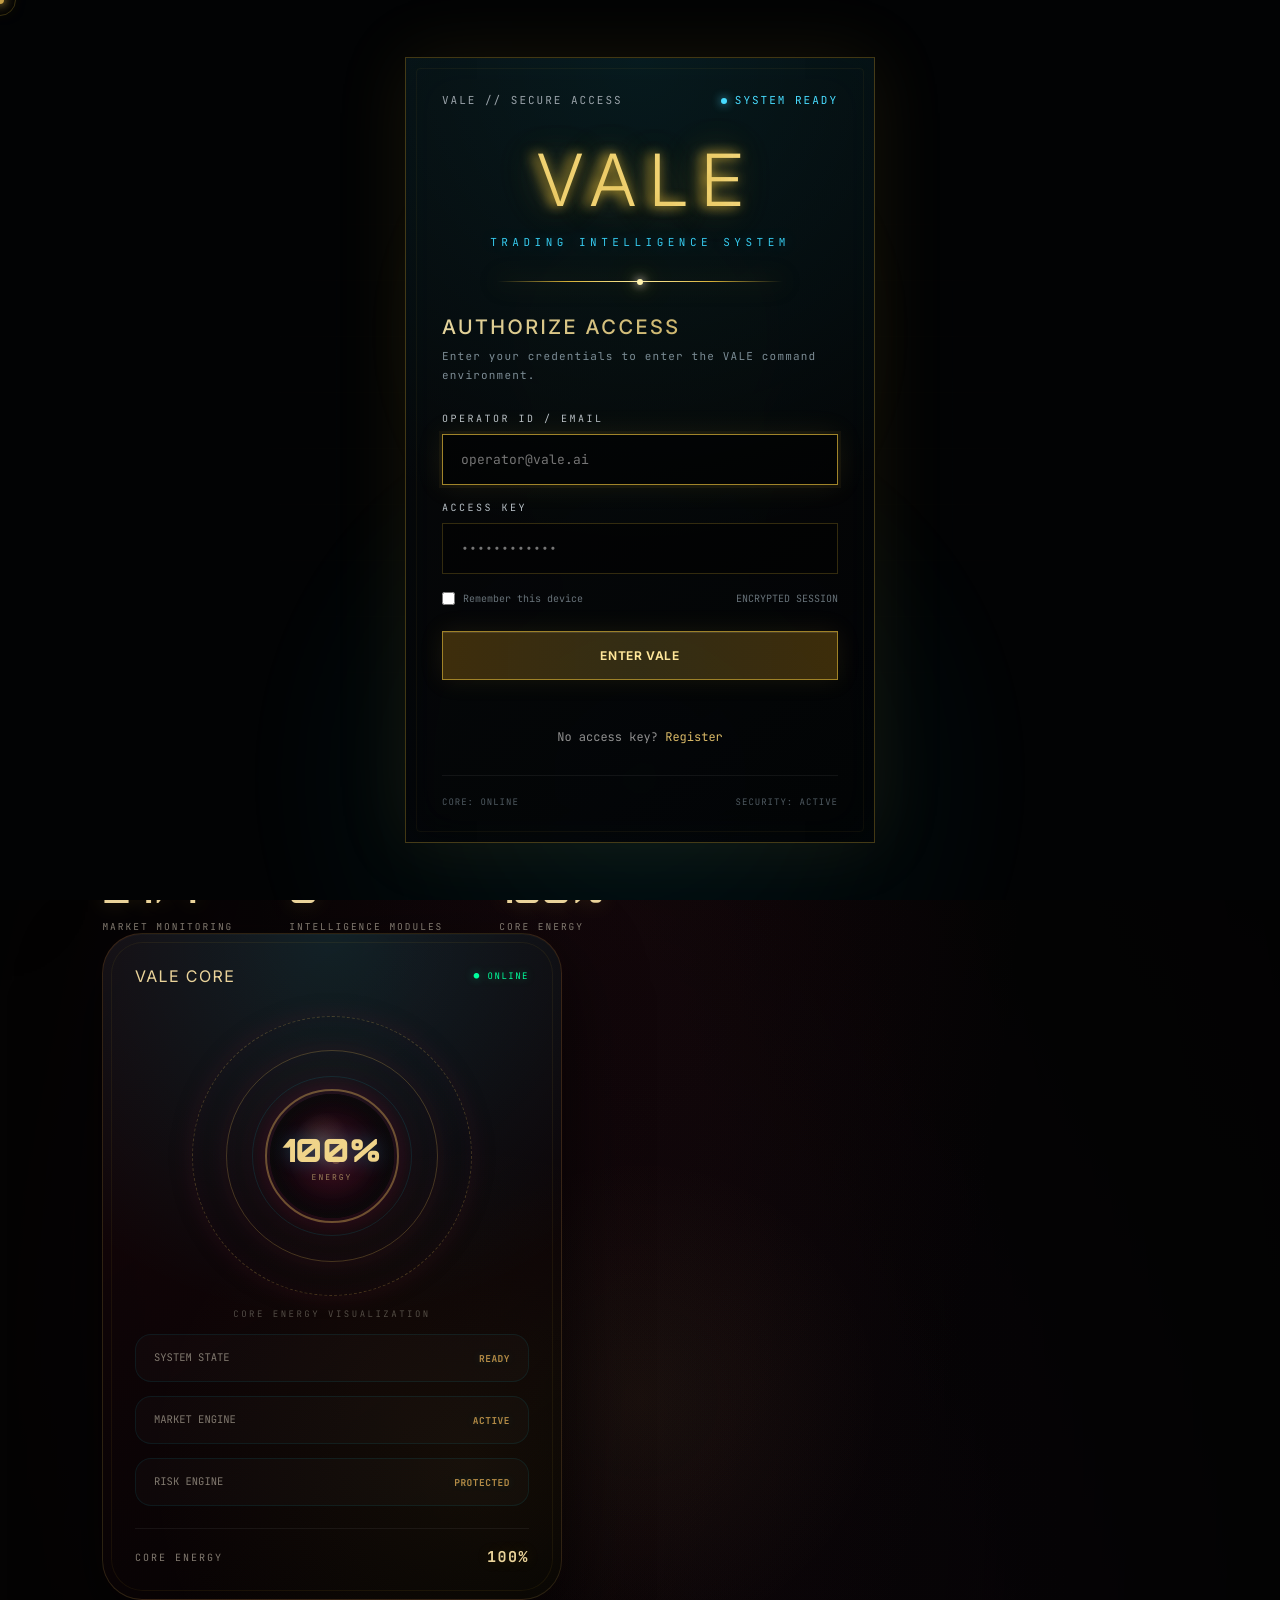
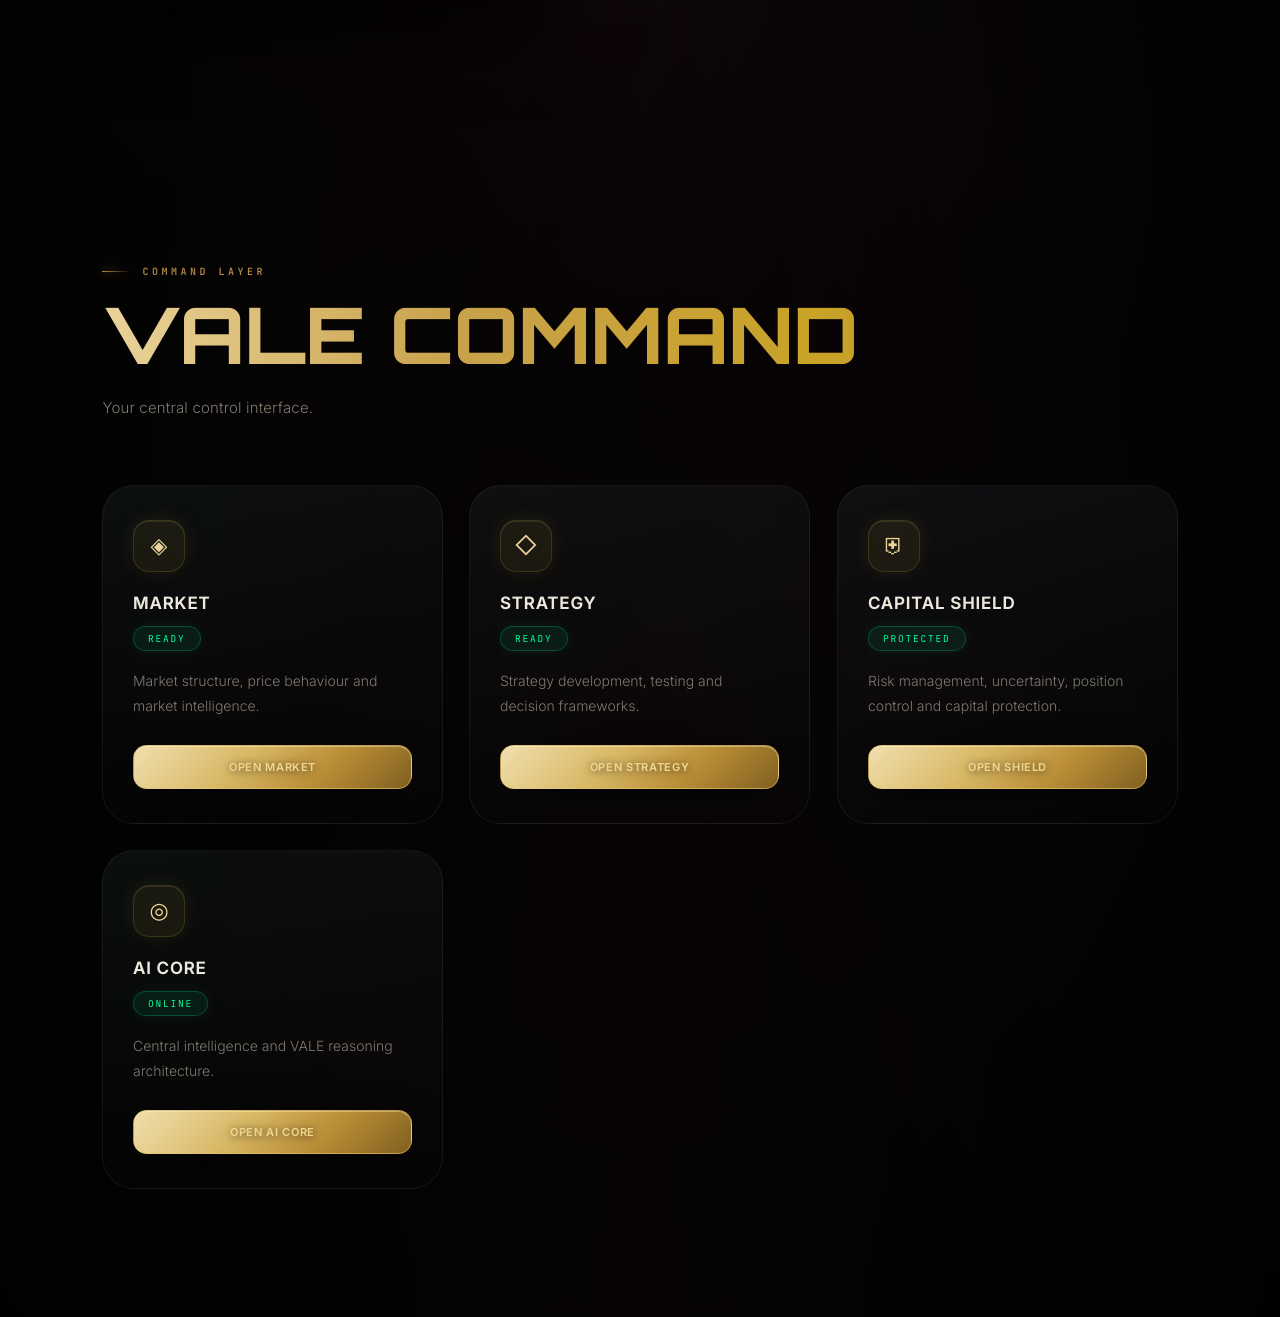
<file: index.html>
<!DOCTYPE html>
<html lang="en">
<head>
<title>VALE AI — Advanced AI Trading Intelligence System | Md Tauqueer</title>

   <link rel="icon" type="image/png" sizes="16x16" href="./favicon-16.png">
<link rel="icon" type="image/png" sizes="32x32" href="./favicon-32.png">
<link rel="icon" type="image/png" sizes="48x48" href="./favicon-48.png">
<link rel="icon" type="image/png" sizes="96x96" href="./favicon-96.png">
<link rel="apple-touch-icon" href="./apple-touch-icon.png">
<link rel="icon" href="./favicon.ico">
   
<meta name="description" content="VALE AI by Md Tauqueer — an advanced AI trading intelligence system for market analysis, AI reasoning, learning, and intelligent decision-making.">

<meta name="author" content="Md Tauqueer">

<meta name="robots" content="index, follow">

<link rel="canonical" href="https://valeri-tauqueer-dot.github.io/VALE-AI-/">

<meta property="og:title" content="VALE AI — Advanced AI Trading Intelligence System">
<meta property="og:description" content="VALE AI by Md Tauqueer — advanced AI for market analysis, reasoning, learning, and trading intelligence.">
<meta property="og:type" content="website">
<meta property="og:url" content="https://valeri-tauqueer-dot.github.io/VALE-AI-/">

   <meta property="og:site_name" content="VALE AI">
<meta property="og:locale" content="en_US">

<meta name="twitter:card" content="summary">
<meta name="twitter:title" content="VALE AI — Advanced AI Trading Intelligence System">
<meta name="twitter:description" content="VALE AI by Md Tauqueer — advanced AI for market analysis, reasoning, learning, and trading intelligence.">
   
<meta charset="UTF-8">
<meta name="viewport" content="width=device-width, initial-scale=1.0, maximum-scale=1.0, user-scalable=no">
<meta name="theme-color" content="#020102">
<link rel="preconnect" href="https://fonts.googleapis.com">
<link rel="preconnect" href="https://fonts.gstatic.com" crossorigin>
<link href="https://fonts.googleapis.com/css2?family=Inter:wght@300;400;500;600;700;800;900&family=JetBrains+Mono:wght@300;400;500;600;700&family=Orbitron:wght@500;600;700;800;900&family=Cinzel:wght@400;600;700&display=swap" rel="stylesheet">

<style id="vale-core-inline">
/* =========================================================
   VALE AI — ULTRA PREMIUM CINEMATIC ENGINE v6.0
   BILLION-DOLLAR TIER — 14K-READY RENDERING
   PBR Materials | Volumetric Atmosphere | Film Post-FX
========================================================= */

*,*::before,*::after{margin:0;padding:0;box-sizing:border-box}
html{scroll-behavior:smooth;background:#020102;overflow-x:hidden}
body{
    min-height:100vh;overflow-x:hidden;
    font-family:"Inter",Arial,sans-serif;color:#eeeeee;
    background:#020102;-webkit-font-smoothing:antialiased;
    text-rendering:geometricPrecision;cursor:none;
}

:root{
    --void:#080305;--void-soft:#100509;--black:#020202;
    --velvet:#3a101a;--maroon:#6f1d2b;--maroon-deep:#2a0a12;
    --gold:#d4af37;--gold-light:#f6df91;--gold-bright:#fff0b5;--gold-dark:#755300;
    --platinum:#e5e4e2;--cyan:#6f1d2b;--cyan-soft:#b86673;--cyan-deep:#3e0d17;
    --success:#00ff9d;--warning:#ffd166;--danger:#ff4d6d;
    --text:#eeeeee;--text-soft:#cccccc;--text-muted:#8f8f8f;--text-dim:#626262;
    --glass-light:rgba(255,255,255,.04);--glass:rgba(10,5,15,.72);
    --glass-heavy:rgba(5,2,8,.90);--glass-premium:rgba(12,5,10,.52);
    --border-gold:rgba(212,175,55,.18);--border-gold-strong:rgba(212,175,55,.40);
    --border-cyan:rgba(111,29,43,.42);--border-hairline:rgba(255,255,255,.06);
    --radius-sm:14px;--radius-md:22px;--radius-lg:32px;--radius-xl:40px;
    --shadow-deep:0 40px 100px rgba(0,0,0,.65);
    --shadow-gold:0 0 50px rgba(212,175,55,.12);
    --shadow-cyan:0 0 50px rgba(111,29,43,.14);
    --shadow-lift:0 50px 120px rgba(0,0,0,.70),0 0 1px rgba(255,255,255,.04) inset;
    --ease:cubic-bezier(.22,1,.36,1);--ease-spring:cubic-bezier(.16,1.36,.36,1);
    --ease-bounce:cubic-bezier(.34,1.56,.64,1);
    --fast:.2s;--normal:.5s;--slow:1s;
}

body{
    background:
        radial-gradient(ellipse at 12% 8%, rgba(150,20,72,.55), transparent 50%),
        radial-gradient(ellipse at 88% 12%, rgba(212,175,55,.14), transparent 45%),
        radial-gradient(ellipse at 50% 100%, rgba(0,180,255,.08), transparent 50%),
        radial-gradient(ellipse at 50% 50%, rgba(212,175,55,.03), transparent 70%),
        linear-gradient(160deg, #030001 0%, #1a0610 35%, #0a0104 70%, #020001 100%);
    position:relative;
}

body::before{
    content:"";position:fixed;inset:0;z-index:-9;opacity:.018;
    pointer-events:none;
    background-image:
        repeating-linear-gradient(45deg, transparent, transparent 2px, rgba(255,255,255,.015) 2px, rgba(255,255,255,.015) 4px),
        repeating-linear-gradient(-45deg, transparent, transparent 2px, rgba(255,255,255,.015) 2px, rgba(255,255,255,.015) 4px);
}

.vale-atmosphere{
    position:fixed;inset:0;z-index:-10;pointer-events:none;
    overflow:hidden;perspective:2000px;
}

.atmosphere-stars{position:absolute;inset:0;width:100%;height:100%;opacity:.95}

.atmosphere-aurora{
    position:absolute;inset:-20%;
    background:
        radial-gradient(ellipse 70% 55% at 20% 15%, rgba(160,15,72,.50), transparent 60%),
        radial-gradient(ellipse 60% 48% at 85% 20%, rgba(212,175,55,.18), transparent 55%),
        radial-gradient(ellipse 65% 55% at 50% 95%, rgba(0,170,255,.14), transparent 55%),
        radial-gradient(ellipse 45% 40% at 50% 50%, rgba(212,175,55,.06), transparent 70%);
    filter:blur(90px);
    animation:vaultBreathe 18s ease-in-out infinite;
    will-change:transform,opacity;
}

@keyframes vaultBreathe{
    0%,100%{transform:translate3d(0,0,0) scale(1);opacity:1}
    50%{transform:translate3d(2%,-2.5%,0) scale(1.08);opacity:.88}
}

.atmosphere-mesh{
    position:absolute;left:0;right:0;bottom:-18%;height:70%;
    background-image:
        linear-gradient(rgba(212,175,55,.22) 1px, transparent 1px),
        linear-gradient(90deg, rgba(212,175,55,.22) 1px, transparent 1px);
    background-size:64px 64px;
    transform:rotateX(62deg) scale(1.8);
    transform-origin:bottom center;
    mask-image:linear-gradient(to top, black, transparent 85%);
    opacity:.18;
    animation:meshFlow 14s linear infinite;
}

@keyframes meshFlow{
    from{background-position:0 0, 0 0}
    to{background-position:0 64px, 0 0}
}

.atmosphere-orb{
    position:absolute;border-radius:50%;
    filter:blur(120px);opacity:.32;will-change:transform;
}

.orb-one{width:600px;height:600px;top:-220px;left:-160px;
    background:radial-gradient(circle, rgba(180,20,80,.80), rgba(150,15,72,.40));
    animation:atmosphereFloatOne 18s ease-in-out infinite;
}
.orb-two{width:500px;height:500px;right:-140px;bottom:5%;
    background:radial-gradient(circle, rgba(212,175,55,.35), rgba(180,140,40,.15));
    animation:atmosphereFloatTwo 22s ease-in-out infinite;
}
.orb-three{width:420px;height:420px;left:35%;bottom:-240px;
    background:radial-gradient(circle, rgba(0,200,255,.22), rgba(0,140,220,.10));
    animation:atmosphereFloatThree 26s ease-in-out infinite;
}

@keyframes atmosphereFloatOne{
    0%,100%{transform:translate3d(0,0,0) scale(1)}
    50%{transform:translate3d(80px,50px,0) scale(1.12)}
}
@keyframes atmosphereFloatTwo{
    0%,100%{transform:translate3d(0,0,0) scale(1)}
    50%{transform:translate3d(-70px,-60px,0) scale(1.10)}
}
@keyframes atmosphereFloatThree{
    0%,100%{transform:translate3d(0,0,0)}
    50%{transform:translate3d(-60px,-45px,0)}
}

.atmosphere-grid{
    position:absolute;inset:0;opacity:.045;
    background-image:
        linear-gradient(rgba(212,175,55,.35) 1px, transparent 1px),
        linear-gradient(90deg, rgba(0,220,255,.25) 1px, transparent 1px);
    background-size:80px 80px;
    mask-image:linear-gradient(to bottom, transparent, black 15%, black 80%, transparent);
}

.atmosphere-vignette{
    position:absolute;inset:0;
    background:radial-gradient(ellipse, transparent 22%, rgba(0,0,0,.80) 100%);
}

.atmosphere-godrays{
    position:absolute;inset:0;
    background:
        conic-gradient(from 250deg at 15% 0%, rgba(212,175,55,.08) 0deg, transparent 25deg, transparent 50deg, rgba(0,229,255,.04) 70deg, transparent 95deg),
        conic-gradient(from 290deg at 85% 0%, rgba(0,229,255,.06) 0deg, transparent 20deg, transparent 60deg, rgba(212,175,55,.05) 80deg, transparent 100deg);
    filter:blur(40px);opacity:.6;
    animation:godrayShift 20s ease-in-out infinite;
}

@keyframes godrayShift{
    0%,100%{opacity:.5;transform:scale(1)}
    50%{opacity:.7;transform:scale(1.05)}
}

/* Film overlays */
.vale-film-overlay{
    position:fixed;inset:0;z-index:9998;pointer-events:none;
    opacity:.025;
    background-image:url("data:image/svg+xml,%3Csvg viewBox='0 0 200 200' xmlns='http://www.w3.org/2000/svg'%3E%3Cfilter id='n'%3E%3CfeTurbulence type='fractalNoise' baseFrequency='0.9' numOctaves='4' stitchTiles='stitch'/%3E%3C/filter%3E%3Crect width='100%25' height='100%25' filter='url(%23n)' opacity='1'/%3E%3C/svg%3E");
    background-size:256px 256px;mix-blend-mode:overlay;
}

.vale-scanlines{
    position:fixed;inset:0;z-index:9997;pointer-events:none;
    background:repeating-linear-gradient(0deg, transparent, transparent 2px, rgba(0,0,0,.015) 2px, rgba(0,0,0,.015) 4px);
    opacity:.4;
}

/* Custom cursor */
.vale-cursor{
    position:fixed;width:8px;height:8px;background:var(--gold);
    border-radius:50%;pointer-events:none;z-index:100000;
    mix-blend-mode:difference;
    transition:transform .08s ease-out;
    box-shadow:0 0 10px var(--gold),0 0 20px var(--gold);
}
.vale-cursor-trail{
    position:fixed;width:32px;height:32px;
    border:1px solid rgba(212,175,55,.25);border-radius:50%;
    pointer-events:none;z-index:99999;
    transition:transform .25s var(--ease),width .3s ease,height .3s ease;
    transform:translate(-50%,-50%);
}
.vale-cursor-trail.hovering{
    width:56px;height:56px;border-color:rgba(212,175,55,.55);
    background:rgba(212,175,55,.04);backdrop-filter:blur(2px);
}

.vale-app{position:relative;min-height:100vh;isolation:isolate}

/* Topbar — Brushed Platinum */
.topbar{
    position:sticky;top:0;z-index:1000;min-height:88px;
    padding:16px clamp(20px,5vw,8%);
    display:flex;align-items:center;justify-content:space-between;gap:28px;
    background:
        linear-gradient(180deg, rgba(8,2,7,.92), rgba(8,2,7,.55)),
        repeating-linear-gradient(90deg, rgba(255,255,255,.008) 0px, rgba(255,255,255,.008) 1px, transparent 1px, transparent 4px);
    backdrop-filter:blur(32px) saturate(160%);
    -webkit-backdrop-filter:blur(32px) saturate(160%);
    border-bottom:1px solid rgba(212,175,55,.20);
    box-shadow:0 12px 50px rgba(0,0,0,.30), inset 0 1px 0 rgba(255,255,255,.04);
}

.brand{display:flex;align-items:center;gap:18px;flex-shrink:0}
.brand-name{display:flex;flex-direction:column;gap:4px}

.brand-name h2{
    font-family:"Orbitron",sans-serif;
    font-size:clamp(24px,3.2vw,32px);font-weight:900;
    letter-spacing:6px;line-height:1;
    background:linear-gradient(90deg, #fff8e0, #f3d16f, #d4af37, #c9a227, #00e5ff);
    -webkit-background-clip:text;background-clip:text;color:transparent;
    filter:drop-shadow(0 0 18px rgba(212,175,55,.18));
    position:relative;
}
.brand-name h2::after{
    content:"VALE";position:absolute;inset:0;
    background:linear-gradient(90deg, transparent 30%, rgba(255,255,255,.5) 50%, transparent 70%);
    -webkit-background-clip:text;background-clip:text;color:transparent;
    animation:shimmerSweep 6s ease-in-out infinite;
    background-size:200% 100%;
}
@keyframes shimmerSweep{
    0%,100%{background-position:200% 0}
    50%{background-position:-200% 0}
}
.brand-name span{
    font-family:"JetBrains Mono",monospace;font-size:8px;
    letter-spacing:3px;color:#707070;text-transform:uppercase;
}

/* Shield Symbol */
.vale-symbol{
    width:64px;height:64px;
    display:flex;justify-content:center;align-items:center;flex-shrink:0;
}
.shield-frame{
    position:relative;width:56px;height:62px;
    display:flex;justify-content:center;align-items:center;
    clip-path:polygon(50% 0%, 88% 18%, 100% 55%, 82% 100%, 18% 100%, 0% 55%, 12% 18%);
    background:linear-gradient(145deg, #fff4c8, #e8c44f 45%, #b8941f 55%, #5a3d00);
    box-shadow:0 0 25px rgba(212,175,55,.45), inset 0 2px 6px rgba(255,255,255,.55), inset 0 -2px 6px rgba(0,0,0,.3);
    transition:transform .6s var(--ease),filter .6s ease;
}
.shield-frame::before{
    content:"";position:absolute;inset:2px;
    clip-path:polygon(50% 0%, 88% 18%, 100% 55%, 82% 100%, 18% 100%, 0% 55%, 12% 18%);
    background:linear-gradient(145deg, rgba(255,255,255,.15), transparent 40%, rgba(0,0,0,.2));
    pointer-events:none;
}
.brand:hover .shield-frame{
    transform:translateY(-3px) rotate(-3deg) scale(1.06);
    filter:brightness(1.18) drop-shadow(0 0 30px rgba(212,175,55,.6));
}
.vale-v{position:absolute;width:30px;height:32px}
.v-left,.v-right{
    position:absolute;top:1px;width:4px;height:28px;
    border-radius:10px;
    background:linear-gradient(to bottom, #fffad0, #e8c44f);
    box-shadow:0 0 10px rgba(255,255,255,.55), 0 0 20px rgba(212,175,55,.3);
}
.v-left{left:4px;transform:rotate(28deg)}
.v-right{right:4px;transform:rotate(-28deg)}

.energy-ring-one{
    position:absolute;width:42px;height:42px;border-radius:50%;
    border:1.5px solid rgba(0,229,255,.70);
    box-shadow:0 0 15px rgba(0,229,255,.5), inset 0 0 10px rgba(0,229,255,.15);
    animation:energyRotate 5s linear infinite;
}
@keyframes energyRotate{
    from{transform:rotate(0deg)}to{transform:rotate(360deg)}
}

.core-center{
    position:absolute;top:50%;left:50%;
    width:16px;height:16px;
    display:flex;justify-content:center;align-items:center;
    border-radius:50%;transform:translate(-50%,-50%);
    background:radial-gradient(circle, #b0fcff, #00e5ff 55%, #008cff);
    box-shadow:0 0 16px rgba(0,229,255,1), 0 0 35px rgba(0,229,255,.6), inset 0 0 8px rgba(255,255,255,.5);
    animation:crystalPulse 2.2s ease-in-out infinite;z-index:20;
}
.crystal-core{
    width:6px;height:6px;background:white;
    transform:rotate(45deg);border-radius:2px;
    box-shadow:0 0 10px white, 0 0 18px #00e5ff;
}
@keyframes crystalPulse{
    0%,100%{transform:translate(-50%,-50%) scale(1)}
    50%{transform:translate(-50%,-50%) scale(1.22)}
}

/* Navigation */
.nav-menu{
    display:flex;align-items:center;justify-content:center;gap:6px;
    flex:1;overflow-x:auto;scrollbar-width:none;
}
.nav-menu::-webkit-scrollbar{display:none}

.nav-menu a{
    position:relative;flex:0 0 auto;padding:12px 16px;
    color:#a0a0a0;text-decoration:none;
    font-family:"JetBrains Mono",monospace;font-size:10px;
    font-weight:600;letter-spacing:1.5px;text-transform:uppercase;
    transition:color .4s ease, text-shadow .4s ease;
    border-radius:8px;overflow:hidden;
}
.nav-menu a::before{
    content:"";position:absolute;inset:0;
    background:linear-gradient(135deg, rgba(212,175,55,.08), rgba(0,229,255,.04));
    opacity:0;transition:opacity .4s ease;border-radius:inherit;
}
.nav-menu a::after{
    content:"";position:absolute;left:20%;right:20%;bottom:4px;
    height:1.5px;transform:scaleX(0);transform-origin:center;
    background:linear-gradient(90deg, transparent, var(--gold), var(--cyan), transparent);
    transition:transform .5s var(--ease);
    filter:drop-shadow(0 0 4px var(--gold));
}
.nav-menu a:hover,.nav-menu a.active{
    color:var(--gold-light);text-shadow:0 0 20px rgba(212,175,55,.3);
}
.nav-menu a:hover::before,.nav-menu a.active::before{opacity:1}
.nav-menu a:hover::after,.nav-menu a.active::after{transform:scaleX(1)}

/* System Indicator */
.system-indicator{
    display:flex;align-items:center;gap:8px;flex-shrink:0;
    padding:10px 14px;border:1px solid rgba(0,255,157,.18);border-radius:999px;
    background:rgba(0,255,157,.04);
    font-family:"JetBrains Mono",monospace;font-size:9px;
    letter-spacing:1.2px;color:var(--success);
    position:relative;overflow:hidden;
}
.system-indicator::before{
    content:"";position:absolute;inset:0;
    background:linear-gradient(90deg, transparent, rgba(0,255,157,.08), transparent);
    animation:indicatorScan 3s linear infinite;
}
@keyframes indicatorScan{
    from{transform:translateX(-100%)}to{transform:translateX(100%)}
}
.status-dot{
    width:7px;height:7px;border-radius:50%;
    background:var(--success);
    box-shadow:0 0 12px var(--success), 0 0 24px rgba(0,255,157,.4);
    animation:statusPulse 2s ease-in-out infinite;position:relative;
}
.status-dot::after{
    content:"";position:absolute;inset:-4px;border-radius:50%;
    border:1px solid rgba(0,255,157,.3);
    animation:statusRipple 2s ease-out infinite;
}
@keyframes statusPulse{
    0%,100%{opacity:.6;transform:scale(.9)}
    50%{opacity:1;transform:scale(1.2)}
}
@keyframes statusRipple{
    0%{transform:scale(1);opacity:1}
    100%{transform:scale(2.5);opacity:0}
}

/* Sections */
section{position:relative;scroll-margin-top:100px}
.section-heading{position:relative}
.section-label{
    font-family:"JetBrains Mono",monospace;color:var(--cyan);
    font-size:10px;font-weight:600;letter-spacing:3.5px;text-transform:uppercase;
    display:inline-flex;align-items:center;gap:12px;
}
.section-label::before{
    content:"";width:28px;height:1px;
    background:linear-gradient(90deg, var(--cyan), transparent);
    filter:drop-shadow(0 0 4px var(--cyan));
}
.section-heading h2{
    margin-top:16px;
    font-family:"Orbitron",sans-serif;
    font-size:clamp(42px,7vw,78px);font-weight:800;line-height:1.05;
    background:linear-gradient(90deg, var(--gold-light), var(--gold), #c9a227, var(--cyan));
    -webkit-background-clip:text;background-clip:text;color:transparent;
    position:relative;
}
.section-heading h2::after{
    content:attr(data-text);position:absolute;inset:0;
    background:linear-gradient(90deg, transparent 40%, rgba(255,255,255,.4) 50%, transparent 60%);
    -webkit-background-clip:text;background-clip:text;color:transparent;
    animation:textShimmer 5s ease-in-out infinite;
    background-size:200% 100%;
}
@keyframes textShimmer{
    0%,100%{background-position:200% 0}
    50%{background-position:-200% 0}
}
.section-heading>span{
    display:block;margin-top:18px;max-width:580px;
    color:var(--text-muted);font-size:15px;line-height:1.8;
    font-weight:300;letter-spacing:.2px;
}

.reveal{
    opacity:0;transform:translateY(40px) scale(.98);
    transition:opacity 1.2s var(--ease), transform 1.2s var(--ease), filter 1.2s ease;
    filter:blur(4px);
}
.reveal.in-view{opacity:1;transform:translateY(0) scale(1);filter:blur(0)}

main>section[hidden]{display:none !important}
main>section.vale-page-active{
    display:block;animation:pageIn .7s var(--ease) forwards;
}
@keyframes pageIn{
    from{opacity:0;transform:translateY(24px) scale(.98);filter:blur(8px)}
    to{opacity:1;transform:translateY(0) scale(1);filter:blur(0)}
}

/* Buttons */
button{font-family:"Inter",sans-serif;cursor:none}
.primary-action,.secondary-action,.module-action,.chat-tools button,#sendMessageButton,#logoutButton{
    position:relative;border:none;cursor:none;
    transition:transform .4s var(--ease), box-shadow .4s ease, filter .4s ease;
    overflow:hidden;
}
.primary-action{
    padding:16px 32px;border-radius:999px;
    background:linear-gradient(135deg, #fff4b8, #f0cc5a, #d4af37, #b8941f);
    color:#0a0a0a;font-weight:800;letter-spacing:1px;font-size:13px;
    box-shadow:0 12px 40px rgba(212,175,55,.22), inset 0 1px 0 rgba(255,255,255,.4), inset 0 -1px 0 rgba(0,0,0,.15);
    position:relative;
}
.primary-action::before{
    content:"";position:absolute;inset:0;
    background:linear-gradient(90deg, transparent, rgba(255,255,255,.35), transparent);
    transform:translateX(-100%);transition:transform .6s ease;
}
.primary-action:hover::before{transform:translateX(100%)}
.primary-action:hover{
    transform:translateY(-4px) scale(1.02);
    filter:brightness(1.12);
    box-shadow:0 20px 55px rgba(212,175,55,.4), 0 0 0 1px rgba(212,175,55,.3), inset 0 1px 0 rgba(255,255,255,.5);
}
.secondary-action{
    padding:15px 28px;border-radius:999px;color:var(--cyan);
    background:rgba(0,229,255,.04);border:1.5px solid var(--border-cyan);
    font-weight:600;letter-spacing:.5px;backdrop-filter:blur(10px);
}
.secondary-action:hover{
    transform:translateY(-4px) scale(1.02);
    background:rgba(0,229,255,.10);
    box-shadow:0 15px 40px rgba(0,229,255,.15), 0 0 0 1px rgba(0,229,255,.25);
    border-color:rgba(0,229,255,.45);
}

/* Hero */
.hero{
    min-height:calc(100vh - 88px);
    padding:clamp(70px,10vw,130px) clamp(24px,8vw,8%);
    display:flex;align-items:center;justify-content:space-between;
    gap:clamp(50px,8vw,120px);position:relative;
}
.hero::before{
    content:"";position:absolute;top:10%;right:5%;
    width:400px;height:400px;
    background:radial-gradient(circle, rgba(212,175,55,.06), transparent 70%);
    filter:blur(60px);pointer-events:none;
    animation:heroGlowPulse 10s ease-in-out infinite;
}
@keyframes heroGlowPulse{
    0%,100%{opacity:.6;transform:scale(1)}
    50%{opacity:1;transform:scale(1.15)}
}
.hero-content{max-width:740px;position:relative;z-index:2}
.hero h1{
    margin-top:20px;
    font-family:"Orbitron",sans-serif;
    font-size:clamp(52px,9vw,100px);font-weight:900;
    line-height:.95;letter-spacing:-2px;
    text-shadow:0 0 80px rgba(212,175,55,.1);
}
.hero h1 span{
    display:block;margin-top:10px;
    background:linear-gradient(90deg, var(--gold), #f8e7a0, #fff6d2, var(--cyan), var(--gold));
    background-size:200% auto;
    -webkit-background-clip:text;background-clip:text;color:transparent;
    animation:gradientFlow 8s linear infinite;
    filter:drop-shadow(0 0 30px rgba(212,175,55,.2));
}
@keyframes gradientFlow{
    0%{background-position:0% center}
    100%{background-position:200% center}
}
.hero p{
    max-width:700px;margin-top:32px;
    color:#c0c0c0;font-size:clamp(17px,2.2vw,21px);
    line-height:1.9;font-weight:300;letter-spacing:.3px;
}
.hero-actions{
    display:flex;flex-wrap:wrap;gap:14px;margin-top:38px;
}
.hero-stats{
    display:flex;flex-wrap:wrap;gap:clamp(28px,5vw,56px);
    margin-top:56px;padding-top:38px;
    border-top:1px solid rgba(255,255,255,.06);position:relative;
}
.hero-stats::before{
    content:"";position:absolute;left:0;top:-1px;
    width:120px;height:1px;
    background:linear-gradient(90deg, var(--gold), transparent);
    filter:drop-shadow(0 0 6px var(--gold));
}
.hero-stat strong{
    display:block;font-family:"Orbitron",sans-serif;
    font-size:clamp(26px,3.5vw,34px);font-weight:800;
    color:var(--gold-light);letter-spacing:.5px;
    text-shadow:0 0 20px rgba(212,175,55,.2);
}
.hero-stat span{
    display:block;margin-top:8px;
    font-family:"JetBrains Mono",monospace;font-size:9.5px;
    letter-spacing:2px;color:var(--text-muted);text-transform:uppercase;
}

/* Intelligence Panel */
.intelligence-panel{
    position:relative;width:min(460px,100%);padding:32px;
    border:1.5px solid var(--border-gold);border-radius:var(--radius-xl);
    background:
        linear-gradient(145deg, rgba(48,9,24,.65), rgba(2,2,3,.85)),
        repeating-linear-gradient(45deg, rgba(212,175,55,.015) 0px, rgba(212,175,55,.015) 1px, transparent 1px, transparent 12px);
    backdrop-filter:blur(32px) saturate(140%);
    -webkit-backdrop-filter:blur(32px) saturate(140%);
    box-shadow:var(--shadow-deep), var(--shadow-gold), inset 0 1px 0 rgba(255,255,255,.04);
    overflow:hidden;transform-style:preserve-3d;
    transition:transform .6s var(--ease), box-shadow .6s ease;
}
.intelligence-panel:hover{
    transform:translateY(-6px) rotateX(2deg);
    box-shadow:0 60px 120px rgba(0,0,0,.7), 0 0 60px rgba(212,175,55,.15), inset 0 1px 0 rgba(255,255,255,.06);
}
.intelligence-panel::before{
    content:"";position:absolute;inset:0;
    background:
        radial-gradient(circle at 50% 0%, rgba(0,229,255,.12), transparent 55%),
        radial-gradient(circle at 80% 80%, rgba(212,175,55,.06), transparent 50%);
    pointer-events:none;
}
.intelligence-panel::after{
    content:"";position:absolute;inset:8px;
    border:1px solid rgba(212,175,55,.08);
    border-radius:calc(var(--radius-xl) - 8px);pointer-events:none;
    background:
        linear-gradient(90deg, rgba(212,175,55,.4) 12px, transparent 12px) top left no-repeat,
        linear-gradient(180deg, rgba(212,175,55,.4) 12px, transparent 12px) top left no-repeat,
        linear-gradient(-90deg, rgba(212,175,55,.4) 12px, transparent 12px) top right no-repeat,
        linear-gradient(180deg, rgba(212,175,55,.4) 12px, transparent 12px) top right no-repeat,
        linear-gradient(90deg, rgba(212,175,55,.4) 12px, transparent 12px) bottom left no-repeat,
        linear-gradient(0deg, rgba(212,175,55,.4) 12px, transparent 12px) bottom left no-repeat,
        linear-gradient(-90deg, rgba(212,175,55,.4) 12px, transparent 12px) bottom right no-repeat,
        linear-gradient(0deg, rgba(212,175,55,.4) 12px, transparent 12px) bottom right no-repeat;
    background-size:12px 1px, 1px 12px;
}
.panel-top{
    display:flex;align-items:center;justify-content:space-between;
    font-family:"Orbitron",sans-serif;color:var(--gold-light);
    font-size:16px;letter-spacing:1.5px;position:relative;z-index:2;
}
.panel-top .online{
    color:var(--success);font-family:"JetBrains Mono",monospace;
    font-size:9px;letter-spacing:1.5px;
    text-shadow:0 0 10px rgba(0,255,157,.4);
}

.core-energy-stage{
    position:relative;width:100%;aspect-ratio:1/1;
    max-width:280px;margin:30px auto 12px;
    display:flex;align-items:center;justify-content:center;
}
.core-ring{
    position:absolute;inset:0;border-radius:50%;
    border:1.5px solid rgba(212,175,55,.22);
}
.core-ring-outer{
    animation:coreRotate 35s linear infinite;
    border-style:dashed;border-color:rgba(0,229,255,.18);border-width:1.5px;
}
.core-ring-mid{
    inset:12%;border-color:rgba(212,175,55,.35);
    animation:coreRotate 24s linear infinite reverse;border-width:1.5px;
}
.core-ring-inner{
    inset:26%;border-color:rgba(0,229,255,.45);
    box-shadow:0 0 40px rgba(0,229,255,.15) inset, 0 0 20px rgba(0,229,255,.08);
    border-width:2px;
}
@keyframes coreRotate{
    from{transform:rotate(0deg)}to{transform:rotate(360deg)}
}
.core-orbit-dot{
    position:absolute;width:8px;height:8px;border-radius:50%;
    background:var(--cyan);
    box-shadow:0 0 15px var(--cyan), 0 0 30px rgba(0,229,255,.7), 0 0 50px rgba(0,229,255,.3);
    top:50%;left:50%;animation:orbitTravel 7s linear infinite;
}
@keyframes orbitTravel{
    from{transform:rotate(0deg) translateX(125px) rotate(0deg)}
    to{transform:rotate(360deg) translateX(125px) rotate(-360deg)}
}
.core-center-mass{
    position:relative;width:44%;height:44%;border-radius:50%;
    display:flex;align-items:center;justify-content:center;flex-direction:column;
    background:radial-gradient(circle at 35% 30%, rgba(255,255,255,.55), rgba(0,229,255,.40) 35%, rgba(0,140,255,.10) 70%);
    box-shadow:
        0 0 50px rgba(0,229,255,.55),
        0 0 100px rgba(0,229,255,.30),
        inset 0 0 40px rgba(255,255,255,.30),
        inset 0 0 80px rgba(0,229,255,.15);
    animation:coreBreathe 3s ease-in-out infinite;
}
.core-center-mass::before{
    content:"";position:absolute;inset:-15%;border-radius:50%;
    border:1px solid rgba(0,229,255,.1);
    animation:coreBreathe 3s ease-in-out infinite reverse;
}
@keyframes coreBreathe{
    0%,100%{transform:scale(1);filter:brightness(1)}
    50%{transform:scale(1.06);filter:brightness(1.18)}
}
.core-center-mass strong{
    font-family:"Orbitron",sans-serif;
    font-size:clamp(26px,3.5vw,32px);font-weight:900;
    color:#020e14;letter-spacing:.5px;
    text-shadow:0 0 20px rgba(0,229,255,.3);
}
.core-center-mass span{
    margin-top:3px;font-family:"JetBrains Mono",monospace;
    font-size:8px;letter-spacing:2px;color:rgba(2,14,20,.7);
}
.panel-footer-label{
    text-align:center;margin-top:8px;
    font-family:"JetBrains Mono",monospace;font-size:9px;
    letter-spacing:2.5px;color:var(--text-dim);
}

.signal{
    display:flex;align-items:center;justify-content:space-between;
    margin-top:14px;padding:16px 18px;
    border:1.5px solid rgba(0,229,255,.08);border-radius:16px;
    background:rgba(255,255,255,.02);color:var(--text-muted);
    font-family:"JetBrains Mono",monospace;font-size:10.5px;
    transition:border-color .4s ease, background .4s ease, transform .4s ease;
    position:relative;overflow:hidden;
}
.signal::before{
    content:"";position:absolute;left:0;top:0;bottom:0;width:3px;
    background:linear-gradient(to bottom, var(--cyan), transparent);
    opacity:0;transition:opacity .4s ease;
}
.signal:hover{
    border-color:rgba(0,229,255,.35);background:rgba(0,229,255,.04);
    transform:translateX(4px);
}
.signal:hover::before{opacity:1}
.signal strong{
    color:var(--cyan);font-size:9.5px;letter-spacing:.5px;
    text-shadow:0 0 10px rgba(0,229,255,.2);
}
.panel-footer{
    display:flex;align-items:center;justify-content:space-between;
    margin-top:22px;padding-top:18px;
    border-top:1px solid rgba(255,255,255,.06);
    font-family:"JetBrains Mono",monospace;font-size:10px;
    letter-spacing:2px;color:var(--text-muted);position:relative;
}
.panel-footer strong{
    color:var(--gold-light);font-size:15px;letter-spacing:1.5px;
    text-shadow:0 0 15px rgba(212,175,55,.2);
}

/* Wake Overlay */
.vale-wake-overlay{
    position:fixed;inset:0;z-index:9999;display:none;
    align-items:center;justify-content:center;flex-direction:column;gap:30px;
    background:radial-gradient(circle at center, rgba(0,229,255,.08), rgba(2,1,2,.96) 45%, #020102 100%);
    backdrop-filter:blur(20px);
}
.vale-wake-overlay.active{display:flex}
.wake-core{
    position:relative;width:180px;height:180px;
    display:flex;align-items:center;justify-content:center;
}
.wake-ring{
    position:absolute;inset:0;border:1.5px solid var(--gold);border-radius:50%;
    box-shadow:0 0 40px rgba(212,175,55,.4), inset 0 0 30px rgba(212,175,55,.1);
    animation:wakeRotate 2.5s linear infinite;
}
.wake-ring-two{
    inset:24px;border-color:var(--cyan);
    box-shadow:0 0 40px rgba(0,229,255,.4), inset 0 0 30px rgba(0,229,255,.1);
    animation-direction:reverse;animation-duration:1.8s;
}
.wake-core-center{
    width:80px;height:80px;display:flex;align-items:center;justify-content:center;
    border:1.5px solid var(--gold);border-radius:50%;background:#050509;
    color:var(--gold-light);font-family:"Orbitron",sans-serif;
    font-size:32px;font-weight:900;
    box-shadow:0 0 45px rgba(0,229,255,.3), inset 0 0 20px rgba(212,175,55,.1);
    text-shadow:0 0 20px rgba(212,175,55,.5);
}
@keyframes wakeRotate{
    from{transform:rotate(0deg)}to{transform:rotate(360deg)}
}
.wake-status{
    color:var(--cyan);font-family:"JetBrains Mono",monospace;
    font-size:12px;letter-spacing:5px;
    animation:wakeTextPulse 1.2s ease-in-out infinite;
    text-shadow:0 0 15px rgba(0,229,255,.4);
}
@keyframes wakeTextPulse{
    0%,100%{opacity:.4}50%{opacity:1}
}

::selection{background:rgba(0,229,255,.30);color:white}
::-webkit-scrollbar{width:8px}
::-webkit-scrollbar-track{background:#020102}
::-webkit-scrollbar-thumb{
    background:linear-gradient(var(--gold), var(--cyan));
    border-radius:20px;border:2px solid #020102;
}

@media (prefers-reduced-motion:reduce){
    *,*::before,*::after{
        animation-duration:.01ms !important;animation-iteration-count:1 !important;
        scroll-behavior:auto !important;transition-duration:.01ms !important;
    }
    .reveal{opacity:1 !important;transform:none !important;filter:none !important}
}

/* ---------- ROYAL MAROON / MATTE BLACK LUXURY SKIN ---------- */
body{
    background:
      radial-gradient(ellipse at 50% -10%, rgba(111,29,43,.34) 0%, rgba(54,12,23,.20) 32%, transparent 62%),
      radial-gradient(ellipse at 15% 55%, rgba(74,15,28,.20), transparent 48%),
      radial-gradient(ellipse at 88% 70%, rgba(92,20,35,.16), transparent 46%),
      linear-gradient(145deg,#050204 0%,#0d0308 38%,#18060d 68%,#070204 100%);
    color:var(--text);
}
.vale-app{background:linear-gradient(180deg,rgba(8,2,5,.18),rgba(31,7,14,.10));}
.topbar{background:linear-gradient(180deg,rgba(7,2,4,.96),rgba(38,9,17,.82));}
.primary-action{
    color:#2a0710 !important;
    background:linear-gradient(135deg,#f8e7a0,#d4af37 48%,#a87c20);
    box-shadow:0 12px 40px rgba(212,175,55,.18),inset 0 1px 0 rgba(255,255,255,.42),inset 0 -1px 0 rgba(42,7,16,.28);
}
.secondary-action{
    color:#8e3344 !important;
    background:linear-gradient(145deg,rgba(3,2,2,.96),rgba(28,6,13,.92));
    border-color:rgba(142,51,68,.62);
}
.secondary-action:hover{background:linear-gradient(145deg,rgba(20,4,9,.98),rgba(70,17,29,.92));border-color:#9b3d50;box-shadow:0 15px 40px rgba(70,17,29,.28),0 0 0 1px rgba(155,61,80,.22);}
.module-action,.chat-tools button,#sendMessageButton,#logoutButton{
    color:#8e3344 !important;
    border-color:rgba(111,29,43,.62) !important;
    background:linear-gradient(145deg,rgba(2,2,2,.96),rgba(30,7,14,.90)) !important;
}
.module-action:hover,.chat-tools button:hover,#sendMessageButton:hover,#logoutButton:hover{
    color:#d7a4ad !important;background:linear-gradient(145deg,rgba(30,6,13,.98),rgba(82,19,34,.94)) !important;
    box-shadow:0 0 0 1px rgba(142,51,68,.38) inset,0 15px 35px rgba(70,17,29,.24);
}
.nav-menu a{color:#bda6aa;}
.nav-menu a:hover,.nav-menu a.active{color:#d4af37;}
.hero-eyebrow,.status-line,.system-label{color:#9a4050 !important;}
</style>

<style id="vale-dashboard-inline">
/* Dashboard & Module System — Ultra Edition */
.platform,.market-space,.forge-space,.shield-space{
    padding:clamp(80px,10vw,150px) clamp(24px,8vw,8%);
}
.market-space,.forge-space,.shield-space{
    border-top:1px solid rgba(255,255,255,.04);position:relative;
}
.market-space::before,.forge-space::before,.shield-space::before{
    content:"";position:absolute;top:0;left:0;right:0;height:1px;
    background:linear-gradient(90deg, transparent, rgba(212,175,55,.3), var(--cyan), rgba(212,175,55,.3), transparent);
    filter:drop-shadow(0 0 6px rgba(212,175,55,.3));
}

.dashboard-grid{
    margin-top:64px;
    display:grid;grid-template-columns:repeat(auto-fit,minmax(270px,1fr));gap:26px;
}
.command-card{
    position:relative;padding:34px 30px;border-radius:var(--radius-lg);
    border:1.5px solid var(--border-hairline);
    background:
        linear-gradient(165deg, rgba(255,255,255,.04), rgba(255,255,255,.01)),
        linear-gradient(165deg, rgba(0,229,255,.015), transparent 60%);
    backdrop-filter:blur(24px);-webkit-backdrop-filter:blur(24px);
    overflow:hidden;cursor:none;
    transition:transform .6s var(--ease), border-color .5s ease, box-shadow .6s ease;
    transform-style:preserve-3d;
}
.command-card::before{
    content:"";position:absolute;inset:0;
    background:radial-gradient(circle at 30% 0%, rgba(0,229,255,.12), transparent 55%);
    opacity:0;transition:opacity .5s ease;
}
.command-card::after{
    content:"";position:absolute;left:0;right:0;bottom:0;height:2.5px;
    background:linear-gradient(90deg, transparent, var(--gold), var(--cyan), var(--gold), transparent);
    transform:scaleX(0);transform-origin:center;
    transition:transform .6s var(--ease);
    filter:drop-shadow(0 0 8px var(--gold));
}
.command-card:hover{
    transform:translateY(-10px) scale(1.01);
    border-color:var(--border-gold-strong);
    box-shadow:var(--shadow-lift), 0 0 60px rgba(212,175,55,.08);
}
.command-card:hover::before{opacity:1}
.command-card:hover::after{transform:scaleX(1)}

.card-icon{
    display:inline-flex;align-items:center;justify-content:center;
    width:52px;height:52px;border-radius:16px;
    border:1.5px solid var(--border-gold);
    background:rgba(212,175,55,.08);color:var(--gold-light);
    font-size:22px;margin-bottom:22px;position:relative;
    box-shadow:0 0 20px rgba(212,175,55,.1), inset 0 1px 0 rgba(255,255,255,.1);
    transition:transform .4s ease, box-shadow .4s ease;
}
.command-card:hover .card-icon{
    transform:scale(1.1) rotate(-5deg);
    box-shadow:0 0 30px rgba(212,175,55,.25), inset 0 1px 0 rgba(255,255,255,.2);
}
.command-card h3{
    font-family:"Orbitron",sans-serif;font-size:17px;
    font-weight:800;letter-spacing:1.8px;color:var(--text);position:relative;
}
.command-card .value{
    display:inline-block;margin-top:12px;padding:5px 14px;border-radius:999px;
    background:rgba(0,255,157,.08);border:1.5px solid rgba(0,255,157,.22);
    color:var(--success);font-family:"JetBrains Mono",monospace;
    font-size:9.5px;letter-spacing:1.8px;
    box-shadow:0 0 15px rgba(0,255,157,.08);
}
.command-card p{
    margin-top:18px;color:var(--text-muted);font-size:14px;
    line-height:1.8;min-height:50px;font-weight:300;
}
.module-action{
    margin-top:26px;width:100%;padding:14px;border-radius:14px;
    border:1.5px solid var(--border-cyan);background:rgba(0,229,255,.03);
    color:var(--cyan);font-family:"JetBrains Mono",monospace;
    font-size:11px;font-weight:700;letter-spacing:2px;
    position:relative;overflow:hidden;
    transition:all .4s ease;
}
.module-action::before{
    content:"";position:absolute;inset:0;
    background:linear-gradient(90deg, transparent, rgba(0,229,255,.1), transparent);
    transform:translateX(-100%);transition:transform .6s ease;
}
.module-action:hover{
    background:rgba(0,229,255,.12);
    box-shadow:0 0 0 1px var(--border-cyan) inset, 0 15px 35px rgba(0,229,255,.15);
    transform:translateY(-2px);letter-spacing:2.5px;
}
.module-action:hover::before{transform:translateX(100%)}

/* Market Grid */
.market-grid{
    margin-top:56px;
    display:grid;grid-template-columns:repeat(auto-fit,minmax(300px,1fr));gap:26px;
}
.market-card,.forge-card,.shield-card{
    padding:32px;border-radius:var(--radius-lg);
    border:1.5px solid var(--border-hairline);
    background:
        var(--glass-premium),
        linear-gradient(135deg, rgba(212,175,55,.02), transparent 50%, rgba(0,229,255,.015));
    backdrop-filter:blur(28px);-webkit-backdrop-filter:blur(28px);
    box-shadow:0 25px 60px rgba(0,0,0,.35), inset 0 1px 0 rgba(255,255,255,.03);
    transition:border-color .5s ease, transform .5s var(--ease), box-shadow .5s ease;
    position:relative;overflow:hidden;
}
.market-card:hover,.forge-card:hover,.shield-card:hover{
    border-color:rgba(0,229,255,.25);
    transform:translateY(-6px);
    box-shadow:0 35px 80px rgba(0,0,0,.45), 0 0 40px rgba(0,229,255,.06);
}
.market-card::before,.forge-card::before,.shield-card::before{
    content:"";position:absolute;top:0;left:0;
    width:40px;height:40px;
    border-top:2px solid rgba(212,175,55,.3);
    border-left:2px solid rgba(212,175,55,.3);
    border-radius:var(--radius-lg) 0 0 0;
    opacity:.6;transition:opacity .4s ease, width .4s ease, height .4s ease;
}
.market-card:hover::before,.forge-card:hover::before,.shield-card:hover::before{
    opacity:1;width:50px;height:50px;
}
.market-card h3,.forge-card h3,.shield-card h3{
    font-family:"Orbitron",sans-serif;font-size:15px;
    font-weight:700;letter-spacing:1.8px;color:var(--gold-light);
    padding-bottom:18px;margin-bottom:8px;
    border-bottom:1px solid rgba(255,255,255,.05);position:relative;
}
.market-card h3::after,.forge-card h3::after,.shield-card h3::after{
    content:"";position:absolute;bottom:-1px;left:0;
    width:60px;height:1px;
    background:linear-gradient(90deg, var(--gold), transparent);
    filter:drop-shadow(0 0 4px var(--gold));
}

.asset,.insight,.simulation,.shield-status{
    display:flex;align-items:center;justify-content:space-between;
    padding:14px 6px;border-bottom:1px solid rgba(255,255,255,.035);
    font-family:"JetBrains Mono",monospace;font-size:11.5px;
    transition:background .3s ease;border-radius:6px;
}
.asset:hover,.insight:hover,.simulation:hover,.shield-status:hover{
    background:rgba(255,255,255,.015);
}
.asset:last-child,.insight:last-child,.simulation:last-child,.shield-status:last-child{border-bottom:none}

.asset strong,.simulation h4{
    font-family:"Inter",sans-serif;font-weight:600;
    font-size:13px;color:var(--text-soft);letter-spacing:0;
}
.asset span,.insight strong,.simulation span,.shield-status strong{
    padding:4px 12px;border-radius:999px;
    background:rgba(0,229,255,.06);border:1.5px solid rgba(0,229,255,.15);
    color:var(--cyan-soft);font-size:9.5px;letter-spacing:1.2px;
    box-shadow:0 0 10px rgba(0,229,255,.05);
}
.insight span{color:var(--text-muted);font-family:"Inter",sans-serif;font-size:13px}
.shield-status span{background:none;border:none;padding:0;color:var(--text-soft);font-family:"Inter",sans-serif;font-size:13px}
.shield-status strong{
    background:rgba(255,209,102,.08);border-color:rgba(255,209,102,.25);
    color:var(--warning);box-shadow:0 0 10px rgba(255,209,102,.06);
}

.vision-engine,.forge-result{
    margin-top:32px;padding:32px;border-radius:var(--radius-lg);
    border:1.5px solid var(--border-gold);
    background:
        linear-gradient(160deg, rgba(212,175,55,.04), rgba(0,0,0,.25)),
        repeating-linear-gradient(90deg, rgba(212,175,55,.008) 0px, rgba(212,175,55,.008) 1px, transparent 1px, transparent 60px);
    position:relative;overflow:hidden;
}
.vision-engine::before,.forge-result::before{
    content:"";position:absolute;top:0;left:0;right:0;height:2px;
    background:linear-gradient(90deg, transparent, var(--gold), var(--cyan), var(--gold), transparent);
    filter:drop-shadow(0 0 8px var(--gold));opacity:.6;
}
.vision-engine h3,.forge-result h3{
    font-family:"Orbitron",sans-serif;font-size:14px;
    letter-spacing:2px;color:var(--gold-light);margin-bottom:18px;
    display:flex;align-items:center;gap:12px;
}
.vision-engine h3::before,.forge-result h3::before{
    content:"◈";color:var(--cyan);filter:drop-shadow(0 0 6px var(--cyan));
}
.report-box,.result-window{
    padding:24px;border-radius:16px;background:rgba(0,0,0,.4);
    border:1.5px dashed rgba(255,255,255,.10);color:var(--text-dim);
    font-family:"JetBrains Mono",monospace;font-size:13px;
    letter-spacing:.5px;min-height:64px;
    display:flex;align-items:center;position:relative;overflow:hidden;
}
.report-box::before,.result-window::before{
    content:"";position:absolute;inset:0;
    background:linear-gradient(90deg, transparent, rgba(0,229,255,.02), transparent);
    animation:dataStream 4s linear infinite;
}
@keyframes dataStream{
    from{transform:translateX(-100%)}to{transform:translateX(100%)}
}

.forge-grid{
    margin-top:56px;
    display:grid;grid-template-columns:repeat(auto-fit,minmax(300px,1fr));gap:26px;
}
.forge-box{
    padding:16px 20px;margin-top:12px;border-radius:14px;
    background:rgba(255,255,255,.025);border:1.5px solid var(--border-hairline);
    color:var(--text-soft);font-family:"JetBrains Mono",monospace;
    font-size:12px;letter-spacing:.5px;
    transition:border-color .4s ease, background .4s ease, transform .4s ease;
    position:relative;overflow:hidden;
}
.forge-box:first-of-type{margin-top:0}
.forge-box::before{
    content:"›";position:absolute;right:16px;top:50%;
    transform:translateY(-50%);color:var(--gold);opacity:0;
    transition:opacity .3s ease, transform .3s ease;
}
.forge-box:hover{
    border-color:var(--border-gold-strong);background:rgba(212,175,55,.05);
    transform:translateX(6px);
}
.forge-box:hover::before{opacity:1;transform:translateY(-50%) translateX(-4px)}

.shield-grid{
    margin-top:56px;
    display:grid;grid-template-columns:repeat(auto-fit,minmax(300px,1fr));gap:26px;
}

/* Chat Terminal */
.vale-chat{margin-top:80px}
.chat-box{
    max-width:820px;margin:0 auto;border-radius:var(--radius-lg);
    border:1.5px solid var(--border-gold);background:var(--glass-heavy);
    backdrop-filter:blur(32px);overflow:hidden;position:relative;
    box-shadow:0 30px 80px rgba(0,0,0,.5), 0 0 40px rgba(212,175,55,.06);
}
.chat-box::before{
    content:"";position:absolute;inset:0;
    background:
        radial-gradient(circle at 20% 0%, rgba(212,175,55,.06), transparent 50%),
        radial-gradient(circle at 80% 100%, rgba(0,229,255,.04), transparent 50%);
    pointer-events:none;
}
.chat-system-message{
    padding:26px 30px;color:var(--text-muted);
    font-family:"JetBrains Mono",monospace;font-size:12.5px;
    border-bottom:1px solid var(--border-hairline);
    position:relative;letter-spacing:.3px;line-height:1.7;
}
.chat-system-message::before{
    content:"●";color:var(--success);margin-right:10px;
    text-shadow:0 0 10px var(--success);
    animation:statusPulse 2s ease-in-out infinite;
}
.chat-input-area{
    display:flex;align-items:center;gap:14px;
    padding:18px 22px;position:relative;
}
.chat-input-area input,.chat-input-area textarea{
    flex:1;background:rgba(255,255,255,.04);
    border:1.5px solid var(--border-hairline);border-radius:14px;
    padding:14px 18px;color:var(--text);font-family:"Inter",sans-serif;
    font-size:17px;line-height:1.55;min-height:54px;resize:none;
    transition:border-color .3s ease, box-shadow .3s ease;outline:none;
}
.chat-input-area input:focus,.chat-input-area textarea:focus{
    border-color:rgba(212,175,55,.4);
    box-shadow:0 0 0 3px rgba(212,175,55,.06), 0 0 25px rgba(212,175,55,.08);
}
#attachButton,#cameraButton,#micButton{
    width:46px;height:46px;flex-shrink:0;border-radius:14px;
    border:1.5px solid var(--border-hairline);
    background:rgba(255,255,255,.03);color:var(--text-muted);
    font-size:16px;display:flex;align-items:center;justify-content:center;
    transition:all .3s ease;position:relative;overflow:hidden;
}
#attachButton::before,#cameraButton::before,#micButton::before{
    content:"";position:absolute;inset:0;
    background:linear-gradient(90deg, transparent, rgba(255,255,255,.05), transparent);
    transform:translateX(-100%);transition:transform .5s ease;
}
#attachButton:hover,#cameraButton:hover,#micButton:hover{
    color:var(--gold-light);border-color:var(--border-gold-strong);
    background:rgba(212,175,55,.06);transform:translateY(-2px);
}
#attachButton:hover::before,#cameraButton:hover::before,#micButton:hover::before{transform:translateX(100%)}
#micButton.recording{
    color:var(--danger);border-color:rgba(255,77,109,.4);
    background:rgba(255,77,109,.08);animation:statusPulse 1.4s ease-in-out infinite;
}
@media(max-width:680px){
    .chat-input-area{flex-wrap:wrap;gap:10px}
    #attachButton,#cameraButton,#micButton{width:40px;height:40px;font-size:14px}
}
.chat-tools{
    display:flex;gap:10px;padding:0 22px 18px;flex-wrap:wrap;
}
.chat-tools button{
    padding:10px 16px;border-radius:12px;
    border:1.5px solid var(--border-hairline);
    background:rgba(255,255,255,.03);color:var(--text-muted);
    font-size:11.5px;cursor:none;
    transition:all .3s ease;position:relative;overflow:hidden;
}
.chat-tools button::before{
    content:"";position:absolute;inset:0;
    background:linear-gradient(90deg, transparent, rgba(255,255,255,.05), transparent);
    transform:translateX(-100%);transition:transform .5s ease;
}
.chat-tools button:hover{
    color:var(--cyan);border-color:var(--border-cyan);
    background:rgba(0,229,255,.05);transform:translateY(-2px);
}
.chat-tools button:hover::before{transform:translateX(100%)}

#sendMessageButton{
    padding:14px 24px;border-radius:14px;
    background:linear-gradient(135deg, var(--gold-bright), var(--gold));
    color:#080808;font-weight:800;font-size:12px;flex-shrink:0;
    box-shadow:0 8px 25px rgba(212,175,55,.2);
}
#sendMessageButton:hover{transform:translateY(-3px) scale(1.02);box-shadow:0 12px 35px rgba(212,175,55,.35)}

#logoutButton{
    padding:10px 18px;border-radius:12px;
    border:1.5px solid rgba(255,77,109,.3);
    background:rgba(255,77,109,.05);color:var(--danger);
    font-size:11px;letter-spacing:1px;
}
#logoutButton:hover{background:rgba(255,77,109,.12);transform:translateY(-2px)}

.tag{
    display:inline-flex;align-items:center;gap:10px;
    padding:10px 18px;border-radius:999px;
    border:1.5px solid var(--border-gold);
    background:rgba(212,175,55,.05);color:var(--gold-light);
    font-family:"JetBrains Mono",monospace;font-size:10px;letter-spacing:2.5px;
    position:relative;overflow:hidden;
}
.tag::before{
    content:"";width:7px;height:7px;border-radius:50%;
    background:var(--gold);box-shadow:0 0 10px var(--gold);
    animation:statusPulse 2s ease-in-out infinite;
}
.tag::after{
    content:"";position:absolute;inset:0;
    background:linear-gradient(90deg, transparent, rgba(212,175,55,.1), transparent);
    transform:translateX(-100%);animation:tagShimmer 4s ease-in-out infinite;
}
@keyframes tagShimmer{
    0%,100%{transform:translateX(-100%)}
    50%{transform:translateX(100%)}
}
</style>

<style id="vale-login-inline">
/* Login Screen — Vault Edition */
.vale-login-screen{
    position:fixed;inset:0;z-index:19990;
    display:flex;align-items:center;justify-content:center;
    padding:28px;overflow:hidden;background:#020304;color:#fff;
    opacity:0;visibility:hidden;pointer-events:none;
    transition:opacity .8s ease, visibility .8s ease;
}
.vale-login-screen.is-visible{opacity:1;visibility:visible;pointer-events:auto}
.vale-login-screen::before{
    content:"";position:absolute;inset:-15%;
    background:
        radial-gradient(circle at 50% 40%, rgba(212,175,55,.10), transparent 25%),
        radial-gradient(circle at 50% 78%, rgba(0,210,255,.08), transparent 32%);
    filter:blur(8px);
}
.vale-login-grid{
    position:absolute;inset:0;opacity:.15;
    background-image:
        linear-gradient(rgba(212,175,55,.08) 1px, transparent 1px),
        linear-gradient(90deg, rgba(0,220,255,.06) 1px, transparent 1px);
    background-size:56px 56px;
    mask-image:radial-gradient(circle at center, #000 10%, transparent 72%);
    animation:gridPulse 8s ease-in-out infinite;
}
@keyframes gridPulse{
    0%,100%{opacity:.12}50%{opacity:.18}
}
.vale-login-shell{
    position:relative;width:min(92vw, 470px);padding:38px 36px 34px;
    border:1.5px solid rgba(212,175,55,.30);
    background:
        linear-gradient(145deg, rgba(8,10,12,.94), rgba(2,3,4,.88)),
        repeating-linear-gradient(45deg, rgba(212,175,55,.01) 0px, transparent 1px, transparent 8px);
    box-shadow:0 0 70px rgba(212,175,55,.10), inset 0 0 50px rgba(0,210,255,.02);
    backdrop-filter:blur(18px);position:relative;overflow:hidden;
}
.vale-login-shell::before{
    content:"";position:absolute;inset:0;
    background:radial-gradient(circle at 50% 0%, rgba(0,229,255,.08), transparent 60%);
    pointer-events:none;
}
.vale-login-shell::after{
    content:"";position:absolute;inset:10px;
    border:1px solid rgba(212,175,55,.06);border-radius:4px;
    pointer-events:none;
}
.vale-login-top{
    display:flex;justify-content:space-between;align-items:center;
    font:11px/1 "JetBrains Mono", monospace;letter-spacing:2px;color:#9aa3aa;
    margin-bottom:38px;position:relative;z-index:2;
}
.vale-login-live{color:#48dcff;position:relative}
.vale-login-live::before{
    content:"";display:inline-block;width:6px;height:6px;border-radius:50%;
    margin-right:8px;background:#48dcff;box-shadow:0 0 10px #48dcff;vertical-align:middle;
    animation:statusPulse 2s ease-in-out infinite;
}
.vale-login-brand{text-align:center;position:relative;z-index:2}
.vale-login-brand h1{
    margin:0;font:300 clamp(48px, 12vw, 72px)/1 "Inter", Arial, sans-serif;
    letter-spacing:14px;padding-left:14px;color:#f5d87c;
    text-shadow:0 0 12px rgba(212,175,55,.70), 0 0 40px rgba(212,175,55,.30);
    position:relative;
}
.vale-login-brand h1::after{
    content:"VALE";position:absolute;inset:0;
    background:linear-gradient(90deg, transparent 35%, rgba(255,255,255,.6) 50%, transparent 65%);
    -webkit-background-clip:text;background-clip:text;color:transparent;
    animation:shimmerSweep 5s ease-in-out infinite;
    background-size:200% 100%;
}
.vale-login-brand p{
    margin:18px 0 0;font:11px/1.6 "JetBrains Mono", monospace;
    letter-spacing:4.5px;color:#36c9ed;text-shadow:0 0 15px rgba(0,229,255,.3);
}
.vale-login-rule{
    width:72%;height:1.5px;margin:28px auto 32px;
    background:linear-gradient(90deg, transparent, #d4af37, #fff1a6, #d4af37, transparent);
    box-shadow:0 0 22px rgba(212,175,55,.50);position:relative;
}
.vale-login-rule::after{
    content:"";position:absolute;left:50%;top:50%;transform:translate(-50%,-50%);
    width:6px;height:6px;border-radius:50%;background:#fff4b0;
    box-shadow:0 0 8px #fff, 0 0 16px #d4af37, 0 0 30px rgba(212,175,55,.9);
    animation:corePulse 2s ease-in-out infinite;
}
.vale-login-title{
    margin:0 0 8px;font:500 20px/1.3 "Inter", Arial, sans-serif;
    letter-spacing:2.5px;text-transform:uppercase;
    background:linear-gradient(90deg, var(--gold-light), var(--gold));
    -webkit-background-clip:text;background-clip:text;color:transparent;
}
.vale-login-sub{
    margin:0 0 28px;color:#7f8a92;
    font:11px/1.7 "JetBrains Mono", monospace;letter-spacing:1.2px;
}
.vale-login-field{margin-bottom:18px;position:relative;z-index:2}
.vale-login-field label{
    display:block;margin-bottom:10px;color:#b8c0c6;
    font:10px/1 "JetBrains Mono", monospace;letter-spacing:2.5px;text-transform:uppercase;
}
.vale-login-field input{
    width:100%;box-sizing:border-box;
    border:1.5px solid rgba(212,175,55,.23);outline:none;
    background:rgba(0,0,0,.45);color:#f3f5f6;
    padding:16px 18px;font:13px "JetBrains Mono", monospace;
    transition:.3s;position:relative;
}
.vale-login-field input:focus{
    border-color:rgba(212,175,55,.75);
    box-shadow:0 0 0 3px rgba(212,175,55,.06), 0 0 28px rgba(212,175,55,.10);
    background:rgba(0,0,0,.55);
}
.vale-login-row{
    display:flex;justify-content:space-between;align-items:center;
    gap:12px;margin:6px 0 26px;color:#68737a;
    font:10px "JetBrains Mono", monospace;position:relative;z-index:2;
}
.vale-login-row label{display:flex;align-items:center;gap:8px;cursor:none}
.vale-login-row input{accent-color:#d4af37}
.vale-login-submit{
    width:100%;border:1.5px solid rgba(212,175,55,.65);
    background:linear-gradient(90deg, rgba(168,120,20,.35), rgba(244,199,70,.20), rgba(168,120,20,.35));
    color:#ffe79a;padding:16px 20px;cursor:none;
    font:600 12px "JetBrains Mono", monospace;letter-spacing:3.5px;text-transform:uppercase;
    box-shadow:0 0 25px rgba(212,175,55,.10), inset 0 1px 0 rgba(255,255,255,.1);
    transition:.3s;position:relative;overflow:hidden;z-index:2;
}
.vale-login-submit::before{
    content:"";position:absolute;inset:0;
    background:linear-gradient(90deg, transparent, rgba(255,255,255,.15), transparent);
    transform:translateX(-100%);transition:transform .6s ease;
}
.vale-login-submit:hover{
    box-shadow:0 0 35px rgba(212,175,55,.28), inset 0 1px 0 rgba(255,255,255,.15);
    border-color:#f0c94e;transform:translateY(-2px);
}
.vale-login-submit:hover::before{transform:translateX(100%)}
.vale-login-error{
    min-height:18px;margin:14px 0 0;text-align:center;
    color:#ff6576;font:10px "JetBrains Mono", monospace;letter-spacing:1px;
}
.vale-login-foot{
    margin-top:28px;padding-top:20px;
    border-top:1px solid rgba(255,255,255,.06);
    display:flex;justify-content:space-between;
    color:#4f5a61;font:9px "JetBrains Mono", monospace;letter-spacing:1px;
    position:relative;z-index:2;
}
.vale-login-screen.is-unlocked{opacity:0;visibility:hidden;pointer-events:none}

@media (max-width:520px){
    .vale-login-screen{padding:18px}
    .vale-login-shell{padding:32px 24px 26px}
    .vale-login-top{margin-bottom:32px}
    .vale-login-brand h1{font-size:52px;letter-spacing:11px;padding-left:11px}
    .vale-login-foot{font-size:8px}
    .vale-login-grid{background-size:42px 42px}
}
</style>

<style id="vale-responsive-inline">
/* Responsive */
@media (max-width: 1024px){
    .hero{flex-direction:column;align-items:stretch;text-align:center;padding-top:55px}
    .hero-content{max-width:100%}
    .hero p{margin-inline:auto}
    .hero-actions{justify-content:center}
    .hero-stats{justify-content:center}
    .intelligence-panel{width:100%;max-width:480px;margin:14px auto 0}
    .nav-menu{justify-content:flex-start}
}
@media (max-width: 780px){
    .topbar{flex-wrap:wrap;min-height:auto;gap:14px;padding:14px 18px}
    .nav-menu{order:3;width:100%;justify-content:flex-start;border-top:1px solid var(--border-hairline);padding-top:12px}
    .system-indicator{order:2}
    .hero h1{letter-spacing:-1px}
    .hero-stats{flex-direction:column;gap:20px;align-items:center}
    .dashboard-grid,.market-grid,.forge-grid,.shield-grid{grid-template-columns:1fr}
    .chat-input-area{flex-wrap:wrap}
    .chat-tools{flex-wrap:wrap}
    .atmosphere-mesh{opacity:.1}
    .vale-cursor,.vale-cursor-trail{display:none}
    body{cursor:auto}
    button{cursor:pointer}
}
@media (max-width: 480px){
    .platform,.market-space,.forge-space,.shield-space,.hero{padding-left:18px;padding-right:18px}
    .brand-name span{display:none}
    .core-energy-stage{max-width:220px}
    .command-card,.market-card,.forge-card,.shield-card{padding:26px 22px}
    .primary-action,.secondary-action{width:100%;text-align:center}
    .hero-actions{flex-direction:column}
}
@media (max-width: 640px){
    .atmosphere-orb{filter:blur(60px)}
    .orb-one,.orb-two,.orb-three{width:240px;height:240px}
}
@media (prefers-reduced-motion:reduce){
    .reveal{opacity:1 !important;transform:none !important;filter:none !important}
}
</style>

<style id="vale-performance-layer">
/* VALE performance layer: preserves the visual system while reducing unnecessary paint work. */
.vale-globe, .atmosphere-stars, .vale-cursor, .vale-cursor-trail { will-change: transform; }
.command-card, .market-card, .forge-card, .shield-card, .intelligence-panel { contain: layout paint; }
@media (max-width: 780px) {
  .vale-film-overlay, .vale-scanlines { contain: strict; }
}
</style>

<style id="vale-royal-final-visual">
/* FINAL ROYAL VISUAL PASS — richer maroon, restrained premium typography */
:root{
  --velvet:#4b1220;--maroon:#7b2638;--maroon-deep:#260914;
  --gold:#c9a34a;--gold-light:#ead18a;--gold-bright:#f6e5ad;
  --text:#f1ece8;--text-soft:#d7ccc9;--text-muted:#a99599;
}
html,body{background:#13040a;color:var(--text)}
body{
  background:
    radial-gradient(ellipse 85% 70% at 18% 18%, rgba(111,28,50,.48), transparent 68%),
    radial-gradient(ellipse 72% 60% at 82% 38%, rgba(91,20,39,.34), transparent 70%),
    radial-gradient(ellipse 70% 50% at 48% 92%, rgba(73,13,29,.42), transparent 72%),
    linear-gradient(135deg,#0d0307 0%,#2b0a17 36%,#17050c 62%,#080204 100%);
}
body::after{
  content:"";position:fixed;inset:0;z-index:-8;pointer-events:none;
  background:radial-gradient(ellipse at center,transparent 18%,rgba(0,0,0,.48) 100%);
}
.atmosphere-aurora{
  background:
    radial-gradient(ellipse 75% 60% at 18% 18%,rgba(125,29,55,.42),transparent 62%),
    radial-gradient(ellipse 65% 55% at 82% 25%,rgba(103,24,45,.28),transparent 60%),
    radial-gradient(ellipse 60% 50% at 50% 88%,rgba(86,18,37,.25),transparent 65%),
    radial-gradient(ellipse 42% 38% at 50% 50%,rgba(201,163,74,.045),transparent 72%);
}
.orb-one{background:radial-gradient(circle,rgba(125,29,55,.52),rgba(74,13,28,.18))}
.orb-two{background:radial-gradient(circle,rgba(201,163,74,.18),rgba(125,29,55,.10))}
.orb-three{background:radial-gradient(circle,rgba(105,25,46,.18),transparent 72%)}

/* Replace futuristic display type with a clean luxury-company type system */
body,button,input,textarea,select{font-family:"Inter",Arial,sans-serif}
.nav-menu a,.hero-eyebrow,.status-line,.system-label,.module-action,.chat-tools button,#sendMessageButton,#logoutButton{font-family:"Inter",Arial,sans-serif}
.command-card h3,.market-card h3,.forge-card h3,.shield-card h3,.panel-top,.section-title{font-family:"Inter",Arial,sans-serif;letter-spacing:.8px}
.command-card h3,.market-card h3,.forge-card h3,.shield-card h3{font-weight:650}

/* Buttons: matte royal black + deep maroon, with restrained champagne lettering */
.primary-action{
  color:#f2d991 !important;
  background:linear-gradient(145deg,#3a0d19 0%,#651c30 52%,#42101f 100%) !important;
  border:1px solid rgba(201,163,74,.52) !important;
  box-shadow:0 14px 40px rgba(0,0,0,.38),0 0 28px rgba(91,20,39,.20),inset 0 1px 0 rgba(255,235,175,.12) !important;
}
.primary-action:hover{background:linear-gradient(145deg,#481020,#79263d,#4b1224)!important;box-shadow:0 20px 52px rgba(0,0,0,.48),0 0 36px rgba(123,38,56,.28)!important}
.secondary-action,.module-action,.chat-tools button,#sendMessageButton,#logoutButton{
  color:#c88a99 !important;
  background:linear-gradient(145deg,#080306 0%,#1d070f 55%,#0a0306 100%) !important;
  border:1px solid rgba(123,38,56,.70) !important;
  box-shadow:0 12px 30px rgba(0,0,0,.34),inset 0 1px 0 rgba(255,255,255,.035) !important;
}
.secondary-action:hover,.module-action:hover,.chat-tools button:hover,#sendMessageButton:hover,#logoutButton:hover{
  color:#efdca5 !important;
  background:linear-gradient(145deg,#18050b,#42101f,#19050c) !important;
  border-color:rgba(201,163,74,.55) !important;
  box-shadow:0 16px 40px rgba(0,0,0,.42),0 0 26px rgba(123,38,56,.20)!important;
}
.nav-menu a{color:#c3aeb2}.nav-menu a:hover,.nav-menu a.active{color:#e1c477}
.hero-eyebrow,.status-line,.system-label{color:#b66b7c !important}

/* Make maroon present across the page without turning it bright */
.command-card::before{background:radial-gradient(circle at 30% 0%,rgba(123,38,56,.18),transparent 58%)}
.command-card::after{background:linear-gradient(90deg,transparent,#7b2638,#c9a34a,#7b2638,transparent)}
.market-space::before,.forge-space::before,.shield-space::before{background:linear-gradient(90deg,transparent,rgba(123,38,56,.75),rgba(201,163,74,.55),rgba(123,38,56,.75),transparent)}
</style>


<style id="royal-background-finish">
/* ROYAL BACKGROUND FINISH — pitch black + visible royal maroon + restrained royal gold */
html, body {
  background:
    radial-gradient(ellipse 85% 65% at 50% 8%, rgba(120, 28, 48, .42) 0%, rgba(74, 12, 27, .28) 34%, transparent 72%),
    radial-gradient(ellipse 60% 55% at 8% 52%, rgba(96, 18, 38, .34) 0%, transparent 68%),
    radial-gradient(ellipse 60% 55% at 92% 78%, rgba(111, 22, 40, .30) 0%, transparent 70%),
    radial-gradient(circle at 50% 38%, rgba(212, 175, 55, .11) 0%, rgba(212, 175, 55, .035) 22%, transparent 52%),
    linear-gradient(135deg, #020202 0%, #090305 36%, #14050a 52%, #070204 72%, #010101 100%) !important;
  background-attachment: fixed;
}
.vale-app {
  background:
    radial-gradient(ellipse 90% 70% at 50% 0%, rgba(101, 20, 39, .24), transparent 66%),
    radial-gradient(ellipse 55% 50% at 50% 100%, rgba(76, 12, 28, .20), transparent 72%);
}
.vale-app::before {
  content:""; position:fixed; inset:0; pointer-events:none; z-index:-1;
  background:
    radial-gradient(circle at 50% 18%, rgba(246,223,145,.075) 0 1px, transparent 2px),
    radial-gradient(circle at 24% 64%, rgba(212,175,55,.06) 0 1px, transparent 2px),
    radial-gradient(circle at 78% 44%, rgba(212,175,55,.055) 0 1px, transparent 2px);
  background-size: 520px 520px, 430px 430px, 610px 610px;
  mix-blend-mode:screen; opacity:.75;
}
</style>

<style id="vale-billionaire-royal-final">
/* VALE — Billionaire Royal Atmosphere
   Visual-only skin: pitch black + royal maroon + royal purple + champagne gold.
   Existing layout, functionality, 3D systems and animations remain intact.
*/
:root{
  --royal-black:#030204;
  --royal-black-2:#080409;
  --royal-maroon:#65152b;
  --royal-maroon-bright:#8f2945;
  --royal-purple:#32124f;
  --royal-purple-bright:#54207a;
  --royal-gold:#d6b45a;
  --royal-gold-light:#f3d98a;
  --royal-ivory:#f2eee7;
  --royal-ink:#16050d;
}

/* Deep dimensional background: black remains dominant, maroon/purple are clearly visible,
   gold is used as reflected ambient light rather than a flat color wash. */
html, body{
  background:#030204 !important;
}
body{
  background:
    radial-gradient(ellipse 70% 52% at 8% 14%, rgba(111,20,48,.58), transparent 68%),
    radial-gradient(ellipse 58% 48% at 92% 28%, rgba(58,20,91,.48), transparent 70%),
    radial-gradient(ellipse 65% 55% at 52% 105%, rgba(91,18,42,.42), transparent 72%),
    radial-gradient(ellipse 42% 38% at 50% 45%, rgba(198,151,53,.095), transparent 72%),
    linear-gradient(125deg,#020203 0%,#0b0308 27%,#18050f 48%,#09030b 69%,#020203 100%) !important;
}

/* Layered royal light architecture */
body::after{
  content:"";
  position:fixed;
  inset:-15%;
  z-index:-8;
  pointer-events:none;
  background:
    conic-gradient(from 218deg at 22% 24%,
      transparent 0 22%,
      rgba(104,20,47,.16) 25%,
      transparent 31% 100%),
    conic-gradient(from 40deg at 78% 38%,
      transparent 0 30%,
      rgba(68,24,103,.13) 34%,
      transparent 42% 100%),
    radial-gradient(ellipse at 50% 50%, transparent 0 43%, rgba(214,180,90,.035) 54%, transparent 72%);
  filter:blur(32px);
  opacity:.95;
  transform:translateZ(0);
}

/* Richer maroon/purple atmospheric fields without making the page bright */
.vale-atmosphere{
  opacity:1 !important;
}
.vale-atmosphere::before,
.vale-atmosphere::after{
  opacity:.85 !important;
}
.vale-app{
  background:
    linear-gradient(180deg,rgba(3,2,4,.06),rgba(35,7,19,.10) 48%,rgba(10,3,12,.10)) !important;
}

/* Premium company typography — sophisticated, readable, not gaming/sci-fi */
button,
.primary-action,.secondary-action,.module-action,.chat-tools button,
#sendMessageButton,#logoutButton{
  font-family:"Inter","Helvetica Neue",Arial,sans-serif !important;
  letter-spacing:.7px;
  font-weight:650;
}
.nav-menu a,
.panel-top,
.system-label,
.hero-eyebrow{
  font-family:"Inter","Helvetica Neue",Arial,sans-serif !important;
  letter-spacing:1.4px;
}
.hero h1{
  font-family:"Inter","Helvetica Neue",Arial,sans-serif !important;
  font-weight:800 !important;
  letter-spacing:-2.8px !important;
}
.hero h1 span{
  background:
    linear-gradient(105deg,
      #b58b35 0%,
      #f3d98a 22%,
      #fff1bd 38%,
      #d4ad55 52%,
      #f0d27b 66%,
      #a77a29 100%) !important;
  -webkit-background-clip:text !important;
  background-clip:text !important;
}

/* Executive-grade buttons: black body, royal maroon/purple architecture,
   champagne-gold type. */
.primary-action,
.secondary-action,
.module-action,
.chat-tools button,
#sendMessageButton,
#logoutButton{
  color:#f0d486 !important;
  border:1px solid rgba(214,180,90,.34) !important;
  text-shadow:0 1px 8px rgba(0,0,0,.65);
}
.primary-action{
  background:
    linear-gradient(135deg,
      #14040b 0%,
      #3d0b1d 30%,
      #57132b 52%,
      #210611 75%,
      #070307 100%) !important;
  box-shadow:
    0 16px 48px rgba(53,5,22,.42),
    0 0 0 1px rgba(214,180,90,.10) inset,
    0 1px 0 rgba(255,239,182,.18) inset !important;
}
.primary-action::after{
  content:"";
  position:absolute;
  inset:1px;
  border-radius:inherit;
  pointer-events:none;
  background:
    linear-gradient(120deg,transparent 18%,rgba(243,217,138,.13) 48%,transparent 62%);
  transform:translateX(-120%);
  transition:transform .8s cubic-bezier(.22,1,.36,1);
}
.primary-action:hover::after{transform:translateX(120%);}
.primary-action:hover{
  filter:brightness(1.12) !important;
  box-shadow:
    0 22px 65px rgba(78,8,31,.52),
    0 0 0 1px rgba(214,180,90,.32) inset,
    0 1px 0 rgba(255,239,182,.22) inset !important;
}

.secondary-action,
.module-action,
.chat-tools button,
#sendMessageButton,
#logoutButton{
  background:
    linear-gradient(145deg,
      rgba(3,2,4,.98),
      rgba(37,7,19,.96) 48%,
      rgba(23,6,39,.95)) !important;
  border-color:rgba(150,91,62,.46) !important;
}
.secondary-action:hover,
.module-action:hover,
.chat-tools button:hover,
#sendMessageButton:hover,
#logoutButton:hover{
  color:#f6dc91 !important;
  background:
    linear-gradient(145deg,
      #090309,
      #4c1027 48%,
      #351250 100%) !important;
  border-color:rgba(214,180,90,.58) !important;
  box-shadow:
    0 18px 50px rgba(48,7,30,.38),
    0 0 0 1px rgba(214,180,90,.16) inset !important;
}

/* Small premium labels */
.nav-menu a:hover,.nav-menu a.active{
  color:#e2c16a !important;
}
.hero-eyebrow,.status-line,.system-label{
  color:#b88943 !important;
}

/* Gold is warmer and more selective */
:where(.gold,.text-gold){color:#e1c271 !important;}
</style>


<style id="vale-signature-luxury">
/* VALE SIGNATURE — bespoke billion-dollar luxury background */
html,body{
  background:#020103 !important;
}

/* Architectural, almost-black base with layered royal pigment */
body{
  background:
    radial-gradient(ellipse 72% 62% at 18% 18%, rgba(112,18,49,.52) 0%, rgba(73,12,33,.30) 30%, transparent 67%),
    radial-gradient(ellipse 62% 58% at 86% 12%, rgba(70,22,104,.46) 0%, rgba(44,11,69,.24) 34%, transparent 69%),
    radial-gradient(ellipse 80% 60% at 58% 104%, rgba(93,15,42,.46) 0%, rgba(49,8,29,.22) 38%, transparent 72%),
    radial-gradient(ellipse 42% 34% at 51% 43%, rgba(207,167,76,.10), transparent 72%),
    linear-gradient(115deg,#010102 0%,#080207 22%,#17050e 44%,#0d0411 63%,#020103 100%) !important;
}

/* Subtle "royal architecture" — curved light fields, not flat gradients */
body::before{
  content:"";
  position:fixed;
  inset:-25%;
  z-index:-9;
  pointer-events:none;
  background:
    conic-gradient(from 198deg at 17% 30%,
      transparent 0deg 38deg,
      rgba(133,24,57,.13) 48deg 70deg,
      transparent 82deg 360deg),
    conic-gradient(from 12deg at 82% 28%,
      transparent 0deg 55deg,
      rgba(84,28,121,.12) 66deg 88deg,
      transparent 100deg 360deg),
    radial-gradient(ellipse at 50% 48%,
      transparent 0 31%,
      rgba(220,183,91,.028) 39%,
      transparent 56%);
  filter:blur(38px);
  transform:translate3d(0,0,0);
}

/* A restrained central "vault" glow gives the hero depth */
body::after{
  content:"";
  position:fixed;
  inset:0;
  z-index:-8;
  pointer-events:none;
  background:
    radial-gradient(ellipse 44% 25% at 50% 8%,rgba(224,188,96,.055),transparent 72%),
    radial-gradient(ellipse 35% 45% at 3% 62%,rgba(106,18,48,.10),transparent 72%),
    radial-gradient(ellipse 35% 45% at 97% 62%,rgba(68,20,96,.09),transparent 72%);
  mix-blend-mode:screen;
}

/* Premium black-maroon-purple glass surfaces */
.intelligence-panel,
.market-card,.forge-card,.shield-card{
  background:
    linear-gradient(145deg,
      rgba(32,7,19,.78),
      rgba(5,3,7,.92) 46%,
      rgba(22,7,34,.78)) !important;
  border-color:rgba(214,180,90,.22) !important;
}

/* Gold reads like metal, not neon */
.primary-action,.secondary-action,.module-action,
.chat-tools button,#sendMessageButton,#logoutButton{
  color:#e8cb78 !important;
  background:
    linear-gradient(145deg,
      #050306 0%,
      #1b0610 30%,
      #421126 55%,
      #1d092a 78%,
      #050306 100%) !important;
  border:1px solid rgba(214,180,90,.42) !important;
  box-shadow:
    0 18px 55px rgba(0,0,0,.48),
    0 0 0 1px rgba(255,236,171,.045) inset,
    0 1px 0 rgba(255,245,201,.18) inset !important;
}
.primary-action:hover,.secondary-action:hover,.module-action:hover,
.chat-tools button:hover,#sendMessageButton:hover,#logoutButton:hover{
  color:#f5dfa0 !important;
  background:
    linear-gradient(145deg,
      #07040a 0%,
      #57152f 46%,
      #3b1558 100%) !important;
  border-color:rgba(238,207,119,.72) !important;
  box-shadow:
    0 24px 75px rgba(44,6,28,.55),
    0 0 0 1px rgba(238,207,119,.16) inset,
    0 1px 0 rgba(255,248,215,.22) inset !important;
}

/* Refined typography */
button,.primary-action,.secondary-action,.module-action,
.chat-tools button,#sendMessageButton,#logoutButton,
.nav-menu a,.panel-top,.system-label,.hero-eyebrow{
  font-family:"Inter","Helvetica Neue",Arial,sans-serif !important;
}
button,.primary-action,.secondary-action,.module-action{
  font-weight:650 !important;
  letter-spacing:.65px !important;
}
.hero h1{
  font-family:"Inter","Helvetica Neue",Arial,sans-serif !important;
  letter-spacing:-2.6px !important;
  font-weight:800 !important;
}
.hero h1 span{
  background:linear-gradient(110deg,#9c7027 0%,#e2bf63 24%,#fff0b5 40%,#c9993c 57%,#f0d47d 74%,#8e641f 100%) !important;
  -webkit-background-clip:text !important;
  background-clip:text !important;
}

/* Hide nothing: preserve all existing visual systems */
</style>


<style id="vale-royal-court-upgrade">
/* VALE ROYAL COURT — deeper maroon presence + cinematic luxury architecture */
:root{
  --vc-maroon-1:#24050f;
  --vc-maroon-2:#4d0b20;
  --vc-maroon-3:#761633;
  --vc-purple:#3b145a;
  --vc-gold:#d8b45b;
}

/* Make the royal maroon unmistakably visible while retaining the pitch-black foundation. */
body{
  background:
    radial-gradient(ellipse 78% 72% at 12% 18%,
      rgba(128,22,54,.76) 0%,
      rgba(105,15,43,.57) 22%,
      rgba(65,8,28,.30) 47%,
      transparent 73%),
    radial-gradient(ellipse 70% 68% at 88% 25%,
      rgba(75,23,111,.54) 0%,
      rgba(57,14,82,.34) 29%,
      transparent 70%),
    radial-gradient(ellipse 86% 60% at 52% 105%,
      rgba(121,19,48,.68) 0%,
      rgba(77,10,31,.42) 31%,
      transparent 73%),
    radial-gradient(ellipse 48% 35% at 52% 42%,
      rgba(224,183,84,.13),transparent 70%),
    linear-gradient(115deg,#010102 0%,#10030a 17%,#2a0715 39%,#170513 61%,#040205 100%) !important;
}

/* Realistic cinematic light architecture: broad reflections, not cartoon blobs. */
body::before{
  background:
    linear-gradient(118deg,
      transparent 0 18%,
      rgba(135,24,57,.16) 22%,
      transparent 32% 100%),
    linear-gradient(68deg,
      transparent 0 57%,
      rgba(80,24,111,.14) 63%,
      transparent 73% 100%),
    radial-gradient(ellipse 58% 36% at 25% 46%,
      rgba(139,26,57,.15),transparent 72%),
    radial-gradient(ellipse 48% 34% at 76% 61%,
      rgba(78,24,108,.13),transparent 72%);
  filter:blur(44px);
  opacity:1;
}

/* Add subtle luxury "vault lines" behind the interface. */
.vale-app::before{
  content:"";
  position:fixed;
  inset:0;
  pointer-events:none;
  z-index:-4;
  opacity:.26;
  background:
    repeating-linear-gradient(117deg,
      transparent 0 180px,
      rgba(214,180,90,.028) 181px,
      transparent 182px 360px),
    linear-gradient(90deg,
      transparent 0 49.8%,
      rgba(214,180,90,.035) 50%,
      transparent 50.2%);
  mask-image:radial-gradient(ellipse at center,black 0%,transparent 78%);
}

/* Metallic maroon-gold edge treatment on premium surfaces. */
.intelligence-panel,
.market-card,.forge-card,.shield-card{
  box-shadow:
    0 35px 100px rgba(0,0,0,.62),
    0 0 80px rgba(101,15,43,.12),
    0 0 0 1px rgba(214,180,90,.035) inset !important;
}

/* Advanced executive buttons: dimensional maroon lacquer + black obsidian + gold metal. */
.primary-action,.secondary-action,.module-action,
.chat-tools button,#sendMessageButton,#logoutButton{
  position:relative;
  overflow:hidden;
  color:#f0d58a !important;
  background:
    linear-gradient(180deg,rgba(255,255,255,.035),transparent 22%),
    linear-gradient(135deg,
      #050205 0%,
      #1d040d 25%,
      #57132a 53%,
      #31091c 70%,
      #090309 100%) !important;
  border:1px solid rgba(218,184,91,.48) !important;
  box-shadow:
    0 18px 55px rgba(38,4,20,.48),
    inset 0 1px 0 rgba(255,240,188,.18),
    inset 0 -1px 0 rgba(0,0,0,.65),
    0 0 0 1px rgba(91,17,42,.25) !important;
  transform:translateZ(0);
}
.primary-action::before,.secondary-action::before,
.module-action::before,.chat-tools button::before,
#sendMessageButton::before,#logoutButton::before{
  content:"";
  position:absolute;
  inset:0;
  pointer-events:none;
  background:
    linear-gradient(105deg,
      transparent 15%,
      rgba(255,235,164,.18) 47%,
      transparent 58%);
  transform:translateX(-135%);
  transition:transform 900ms cubic-bezier(.16,1,.3,1);
}
.primary-action:hover::before,.secondary-action:hover::before,
.module-action:hover::before,.chat-tools button:hover::before,
#sendMessageButton:hover::before,#logoutButton:hover::before{
  transform:translateX(135%);
}
.primary-action:hover,.secondary-action:hover,
.module-action:hover,.chat-tools button:hover,
#sendMessageButton:hover,#logoutButton:hover{
  color:#ffe8a7 !important;
  border-color:rgba(239,208,121,.82) !important;
  background:
    linear-gradient(135deg,#080307 0%,#6d1736 48%,#3d145b 100%) !important;
  box-shadow:
    0 25px 80px rgba(67,7,34,.55),
    inset 0 1px 0 rgba(255,244,202,.23),
    0 0 32px rgba(214,180,90,.09) !important;
}

/* Gold typography feels engraved, not fluorescent. */
.hero h1 span{
  filter:drop-shadow(0 10px 30px rgba(143,93,20,.16)) !important;
}
.nav-menu a.active,.nav-menu a:hover{
  color:#e5c66f !important;
}
</style>

<script id="vale-royal-court-light">
(function(){
  const root=document.documentElement;
  let raf=0, t=0;
  const reduce=window.matchMedia && window.matchMedia("(prefers-reduced-motion: reduce)").matches;
  if(reduce)return;
  function frame(){
    t+=0.0022;
    root.style.setProperty("--royal-light-x",(50+Math.sin(t)*5)+"%");
    root.style.setProperty("--royal-light-y",(48+Math.cos(t*.73)*4)+"%");
    raf=requestAnimationFrame(frame);
  }
  if(document.visibilityState==="visible") frame();
  document.addEventListener("visibilitychange",()=>{
    if(document.hidden){cancelAnimationFrame(raf);raf=0;}
    else if(!raf)frame();
  });
})();
</script>


<style id="vale-deep-maroon-upgrade">
/* DEEP ROYAL MAROON — stronger, visible, still premium */
body{
  background:
    radial-gradient(ellipse 88% 78% at 8% 18%,
      rgba(151,24,60,.92) 0%,
      rgba(123,17,48,.72) 22%,
      rgba(78,9,31,.48) 45%,
      transparent 72%),
    radial-gradient(ellipse 76% 72% at 91% 30%,
      rgba(96,22,91,.72) 0%,
      rgba(71,12,65,.48) 30%,
      transparent 71%),
    radial-gradient(ellipse 94% 70% at 50% 108%,
      rgba(145,23,57,.78) 0%,
      rgba(103,13,40,.52) 32%,
      transparent 73%),
    radial-gradient(ellipse 56% 42% at 49% 45%,
      rgba(219,174,78,.15),transparent 72%),
    linear-gradient(115deg,#030103 0%,#17030c 18%,#360815 40%,#210610 62%,#080308 100%) !important;
}

body::before{
  background:
    radial-gradient(ellipse 60% 48% at 18% 34%,rgba(151,24,60,.28),transparent 72%),
    radial-gradient(ellipse 55% 46% at 78% 54%,rgba(106,25,95,.22),transparent 72%),
    linear-gradient(118deg,transparent 10%,rgba(143,23,56,.16) 34%,transparent 54%),
    linear-gradient(68deg,transparent 45%,rgba(92,22,91,.14) 67%,transparent 86%);
  filter:blur(42px);
  opacity:1 !important;
}

/* Rich maroon reflections behind the content */
.vale-app{
  background:
    radial-gradient(ellipse 70% 55% at 50% 20%,rgba(103,12,38,.16),transparent 72%),
    linear-gradient(180deg,rgba(74,9,30,.07),transparent 40%,rgba(91,12,38,.10)) !important;
}

/* More visible royal-maroon glass, while preserving black depth */
.intelligence-panel,
.market-card,.forge-card,.shield-card{
  background:
    linear-gradient(145deg,
      rgba(69,11,30,.78),
      rgba(10,3,8,.90) 47%,
      rgba(49,10,39,.74)) !important;
  border-color:rgba(214,180,90,.28) !important;
}

/* Buttons carry the royal maroon identity */
.primary-action,.secondary-action,.module-action,
.chat-tools button,#sendMessageButton,#logoutButton{
  background:
    linear-gradient(145deg,
      #080207 0%,
      #2b0614 23%,
      #6b1635 52%,
      #4b0d29 72%,
      #10030a 100%) !important;
  border-color:rgba(225,188,91,.52) !important;
  box-shadow:
    0 20px 60px rgba(72,7,30,.52),
    inset 0 1px 0 rgba(255,239,184,.20),
    inset 0 -1px 0 rgba(0,0,0,.72) !important;
}

.primary-action:hover,.secondary-action:hover,
.module-action:hover,.chat-tools button:hover,
#sendMessageButton:hover,#logoutButton:hover{
  background:
    linear-gradient(145deg,
      #0a0208 0%,
      #841d42 48%,
      #57125f 100%) !important;
}
</style>


<style id="vale-max-maroon">
/* MAX ROYAL MAROON — deliberately rich and unmistakable */
body{
  background:
    radial-gradient(ellipse 100% 90% at 0% 12%,
      rgba(174,28,67,.98) 0%,
      rgba(151,20,56,.90) 18%,
      rgba(112,12,42,.68) 38%,
      rgba(62,7,27,.36) 60%,
      transparent 78%),
    radial-gradient(ellipse 92% 86% at 100% 25%,
      rgba(118,26,91,.78) 0%,
      rgba(91,15,73,.62) 24%,
      rgba(66,9,47,.42) 48%,
      transparent 77%),
    radial-gradient(ellipse 105% 78% at 50% 110%,
      rgba(174,28,63,.94) 0%,
      rgba(139,18,50,.76) 27%,
      rgba(88,9,35,.48) 51%,
      transparent 77%),
    radial-gradient(ellipse 62% 48% at 50% 44%,
      rgba(224,177,75,.17),transparent 72%),
    linear-gradient(115deg,#070207 0%,#260510 18%,#5b0d26 40%,#3d091e 62%,#0b0308 100%) !important;
}

/* Large cinematic maroon light fields */
body::before{
  background:
    radial-gradient(ellipse 70% 58% at 8% 28%,rgba(194,30,73,.42),transparent 72%),
    radial-gradient(ellipse 64% 56% at 91% 58%,rgba(132,28,104,.34),transparent 72%),
    linear-gradient(120deg,transparent 8%,rgba(190,29,70,.25) 30%,transparent 53%),
    linear-gradient(62deg,transparent 43%,rgba(121,25,101,.22) 66%,transparent 88%);
  filter:blur(38px);
  opacity:1 !important;
}

/* Stronger maroon reflected light across the interface */
.vale-app{
  background:
    radial-gradient(ellipse 90% 62% at 50% 16%,rgba(129,15,45,.25),transparent 70%),
    radial-gradient(ellipse 80% 60% at 50% 100%,rgba(143,18,52,.22),transparent 72%),
    linear-gradient(180deg,rgba(94,10,35,.12),transparent 38%,rgba(111,13,41,.15)) !important;
}

/* Rich maroon luxury glass */
.intelligence-panel,
.market-card,.forge-card,.shield-card{
  background:
    linear-gradient(145deg,
      rgba(91,13,39,.84),
      rgba(18,3,10,.89) 43%,
      rgba(67,10,51,.82)) !important;
  border-color:rgba(225,187,91,.30) !important;
}

/* Strong royal-maroon buttons */
.primary-action,.secondary-action,.module-action,
.chat-tools button,#sendMessageButton,#logoutButton{
  background:
    linear-gradient(145deg,
      #0b0208 0%,
      #3a0719 20%,
      #7d173b 48%,
      #64122f 68%,
      #260611 87%,
      #090208 100%) !important;
  border-color:rgba(231,195,101,.58) !important;
  box-shadow:
    0 22px 65px rgba(94,9,38,.62),
    inset 0 1px 0 rgba(255,239,184,.22),
    inset 0 -1px 0 rgba(0,0,0,.75) !important;
}
.primary-action:hover,.secondary-action:hover,
.module-action:hover,.chat-tools button:hover,
#sendMessageButton:hover,#logoutButton:hover{
  background:
    linear-gradient(145deg,#10030a 0%,#a2224c 48%,#6b1767 100%) !important;
  border-color:rgba(246,213,127,.85) !important;
}
</style>

<style id="vale-ultimate-art-direction">
body{
background:
radial-gradient(ellipse 92% 75% at -2% 17%,rgba(168,35,73,.92) 0%,rgba(133,20,56,.80) 22%,rgba(89,10,37,.58) 43%,transparent 72%),
radial-gradient(ellipse 82% 72% at 102% 24%,rgba(100,27,105,.72) 0%,rgba(69,15,78,.53) 29%,transparent 72%),
radial-gradient(ellipse 92% 72% at 48% 108%,rgba(150,25,62,.82) 0%,rgba(106,14,43,.55) 32%,transparent 74%),
radial-gradient(ellipse 48% 35% at 51% 43%,rgba(222,179,80,.14),transparent 72%),
linear-gradient(120deg,#020103 0%,#18040c 17%,#480a1e 41%,#270714 63%,#050206 100%) !important;
}
body::before{
background:
linear-gradient(116deg,transparent 8%,rgba(195,39,79,.18) 26%,rgba(128,17,48,.08) 39%,transparent 54%),
linear-gradient(64deg,transparent 38%,rgba(119,38,126,.14) 60%,transparent 79%),
radial-gradient(ellipse 65% 46% at 14% 42%,rgba(181,31,72,.27),transparent 72%),
radial-gradient(ellipse 58% 45% at 84% 62%,rgba(103,31,108,.23),transparent 72%);
filter:blur(38px);opacity:1!important;
}
.vale-app::before{
content:"";position:fixed;inset:0;z-index:-4;pointer-events:none;opacity:.18;
background:linear-gradient(rgba(214,180,90,.035) 1px,transparent 1px),linear-gradient(90deg,rgba(214,180,90,.025) 1px,transparent 1px);
background-size:120px 120px;mask-image:radial-gradient(ellipse at center,black 0%,transparent 82%);
}
.vale-app::after{
content:"";position:fixed;inset:0;z-index:-3;pointer-events:none;
background:radial-gradient(ellipse 72% 68% at 50% 48%,transparent 0 43%,rgba(0,0,0,.13) 72%,rgba(0,0,0,.48) 100%);
}
.intelligence-panel,.market-card,.forge-card,.shield-card{
background:linear-gradient(145deg,rgba(88,13,39,.82),rgba(8,3,8,.91) 42%,rgba(54,10,48,.80))!important;
border-color:rgba(214,180,90,.24)!important;
box-shadow:0 34px 110px rgba(0,0,0,.62),0 0 80px rgba(111,17,49,.13),inset 0 1px 0 rgba(255,235,171,.055)!important;
}
.primary-action,.secondary-action,.module-action,.chat-tools button,#sendMessageButton,#logoutButton{
position:relative;overflow:hidden;isolation:isolate;color:#f0d489!important;
font-family:"Inter","Helvetica Neue",Arial,sans-serif!important;font-weight:650!important;letter-spacing:.65px!important;
background:linear-gradient(180deg,rgba(255,255,255,.045),transparent 25%),linear-gradient(135deg,#050205 0%,#2a0614 21%,#711634 51%,#4b0d27 70%,#11030a 100%)!important;
border:1px solid rgba(222,188,96,.54)!important;
box-shadow:0 20px 65px rgba(67,6,30,.55),inset 0 1px 0 rgba(255,241,193,.20),inset 0 -1px 0 rgba(0,0,0,.72)!important;
transition:transform .45s cubic-bezier(.16,1,.3,1),box-shadow .45s ease,border-color .45s ease,filter .45s ease!important;
}
.primary-action::before,.secondary-action::before,.module-action::before,.chat-tools button::before,#sendMessageButton::before,#logoutButton::before{
content:"";position:absolute;inset:-20%;z-index:-1;pointer-events:none;
background:linear-gradient(105deg,transparent 32%,rgba(255,233,162,.18) 49%,transparent 66%);
transform:translateX(-130%) skewX(-12deg);transition:transform 1s cubic-bezier(.16,1,.3,1);
}
.primary-action:hover::before,.secondary-action:hover::before,.module-action:hover::before,.chat-tools button:hover::before,#sendMessageButton:hover::before,#logoutButton:hover::before{transform:translateX(130%) skewX(-12deg);}
.primary-action:hover,.secondary-action:hover,.module-action:hover,.chat-tools button:hover,#sendMessageButton:hover,#logoutButton:hover{
transform:translateY(-2px);color:#ffe7a2!important;filter:brightness(1.08);border-color:rgba(243,210,125,.82)!important;
box-shadow:0 28px 85px rgba(77,8,38,.62),inset 0 1px 0 rgba(255,247,211,.24),0 0 32px rgba(214,180,90,.08)!important;
}
body,button,input,textarea,select{font-family:"Inter","Helvetica Neue",Arial,sans-serif;}
.hero h1{font-family:"Inter","Helvetica Neue",Arial,sans-serif!important;font-weight:800!important;letter-spacing:-2.7px!important;}
.hero h1 span{
background:linear-gradient(108deg,#93661f 0%,#d8b45b 19%,#f5dc92 35%,#fff0ba 43%,#c79b3d 58%,#f0d27c 76%,#8c601d 100%)!important;
-webkit-background-clip:text!important;background-clip:text!important;filter:drop-shadow(0 10px 28px rgba(120,76,16,.16));
}
.nav-menu a.active,.nav-menu a:hover{color:#e5c878!important;}
.hero-eyebrow,.system-label{color:#c18d3c!important}.status-line{color:#d1a04a!important}
</style><script id="vale-ultimate-ambient">
(function(){
if(window.matchMedia&&window.matchMedia("(prefers-reduced-motion: reduce)").matches)return;
let raf=0,start=performance.now();
function tick(now){document.documentElement.style.setProperty("--vale-ambient-shift",(50+Math.sin((now-start)*.00016)*3.5)+"%");raf=requestAnimationFrame(tick)}
if(document.visibilityState==="visible")raf=requestAnimationFrame(tick);
document.addEventListener("visibilitychange",()=>{if(document.hidden){cancelAnimationFrame(raf);raf=0}else if(!raf){start=performance.now();raf=requestAnimationFrame(tick)}})
})();
</script>

<style id="vale-elite-final">
/* ELITE FINAL: cinematic depth + restrained premium motion */
:root{
  --vale-maroon-light: rgba(178,32,72,.32);
  --vale-gold-light: rgba(225,190,98,.10);
}

/* Parallax-ready atmospheric depth */
.vale-app{
  perspective:1200px;
  transform-style:preserve-3d;
}

/* Separate visual planes */
.vale-app::before{
  background:
    linear-gradient(rgba(214,180,90,.025) 1px,transparent 1px),
    linear-gradient(90deg,rgba(214,180,90,.018) 1px,transparent 1px),
    radial-gradient(ellipse 65% 50% at 18% 35%,rgba(178,32,72,.13),transparent 72%);
  background-size:140px 140px;
  mask-image:radial-gradient(ellipse at center,black 0%,transparent 86%);
  opacity:.20;
}

/* More cinematic, less synthetic surface lighting */
.intelligence-panel,
.market-card,.forge-card,.shield-card{
  position:relative;
  transform:translateZ(0);
  backface-visibility:hidden;
}

/* Premium entrance state */
body.vale-cinematic-enter .hero,
body.vale-cinematic-enter .intelligence-panel{
  opacity:0;
  transform:translateY(12px) scale(.992);
}
body.vale-cinematic-ready .hero,
body.vale-cinematic-ready .intelligence-panel{
  opacity:1;
  transform:translateY(0) scale(1);
  transition:opacity .72s cubic-bezier(.16,1,.3,1),
             transform .95s cubic-bezier(.16,1,.3,1);
}

/* Gold is a highlight, not a flood */
.hero h1 span{
  text-shadow:0 12px 42px rgba(108,67,14,.13);
}

/* Mobile: preserve the cinematic palette but reduce expensive surface effects */
@media (max-width:700px){
  body{
    background:
      radial-gradient(ellipse 120% 75% at 0% 15%,rgba(142,24,58,.78),transparent 70%),
      radial-gradient(ellipse 105% 70% at 100% 28%,rgba(80,22,91,.54),transparent 72%),
      radial-gradient(ellipse 120% 70% at 50% 105%,rgba(133,22,56,.68),transparent 73%),
      linear-gradient(120deg,#020103,#260612 48%,#080308)!important;
  }
  .vale-app::before{background-size:190px 190px;opacity:.10;}
}
</style>

<style id="vale-elite-depth">
.vale-app{
  --vale-depth-x:0px;
  --vale-depth-y:0px;
  --vale-light-x:50%;
}
.hero{
  transform:translate3d(var(--vale-depth-x),var(--vale-depth-y),0);
  transition:transform .18s ease-out;
}
</style>

<script id="vale-elite-final-motion">
(function(){
  const reduce = window.matchMedia &&
    window.matchMedia("(prefers-reduced-motion: reduce)").matches;

  /* Short cinematic opening; never blocks the page. */
  document.body.classList.add("vale-cinematic-enter");
  requestAnimationFrame(function(){
    requestAnimationFrame(function(){
      document.body.classList.remove("vale-cinematic-enter");
      document.body.classList.add("vale-cinematic-ready");
    });
  });

  if(reduce) return;

  const app = document.querySelector(".vale-app");
  if(!app || window.matchMedia("(pointer:coarse)").matches) return;

  let raf=0, mx=.5, my=.5, cx=.5, cy=.5;

  function move(e){
    mx=e.clientX/window.innerWidth;
    my=e.clientY/window.innerHeight;
    if(!raf) raf=requestAnimationFrame(render);
  }

  function render(){
    raf=0;
    cx += (mx-cx)*.045;
    cy += (my-cy)*.045;
    const x=(cx-.5)*2;
    const y=(cy-.5)*2;

    /* Very small movement: depth, not a gimmick. */
    app.style.setProperty("--vale-depth-x", (x*2.2).toFixed(2)+"px");
    app.style.setProperty("--vale-depth-y", (y*1.5).toFixed(2)+"px");
    app.style.setProperty("--vale-light-x", (50+x*4).toFixed(2)+"%");
  }

  window.addEventListener("pointermove",move,{passive:true});
})();
</script>


<style id="vale-2-0-art-direction">
/* ==========================================================
   VALE 2.0 — LUXURY DIGITAL EXPERIENCE
   Obsidian / Royal Maroon / Royal Purple / Champagne Gold
   ========================================================== */

:root{
  --vale-obsidian:#020103;
  --vale-maroon:#781832;
  --vale-maroon-deep:#3b0717;
  --vale-maroon-light:#b12b55;
  --vale-purple:#49155f;
  --vale-purple-light:#702582;
  --vale-gold:#d8b65d;
  --vale-gold-light:#f2d88e;
  --vale-ivory:#f4efe5;
}

/* Cinematic architectural background */
body{
  background:
    radial-gradient(ellipse 92% 82% at 2% 14%,
      rgba(177,43,85,.94) 0%,
      rgba(139,22,59,.80) 23%,
      rgba(91,10,38,.53) 45%,
      transparent 73%),
    radial-gradient(ellipse 82% 76% at 100% 25%,
      rgba(108,31,116,.76) 0%,
      rgba(70,15,79,.53) 29%,
      transparent 73%),
    radial-gradient(ellipse 96% 76% at 50% 108%,
      rgba(157,28,67,.88) 0%,
      rgba(108,13,43,.57) 32%,
      transparent 75%),
    radial-gradient(ellipse 46% 34% at 51% 43%,
      rgba(225,184,84,.14),transparent 72%),
    linear-gradient(120deg,#020103 0%,#1b040d 17%,#4d0b20 40%,#290713 63%,#050206 100%) !important;
}

/* Long cinematic light architecture */
body::before{
  background:
    linear-gradient(117deg,
      transparent 7%,
      rgba(202,46,89,.20) 25%,
      rgba(141,22,58,.08) 39%,
      transparent 54%),
    linear-gradient(65deg,
      transparent 35%,
      rgba(126,42,132,.16) 59%,
      transparent 80%),
    radial-gradient(ellipse 68% 50% at 12% 42%,
      rgba(189,39,83,.28),transparent 72%),
    radial-gradient(ellipse 59% 47% at 87% 60%,
      rgba(112,34,119,.24),transparent 72%);
  filter:blur(40px);
  opacity:1 !important;
}

/* Fine architectural mesh */
.vale-app::before{
  content:"";
  position:fixed;
  inset:0;
  z-index:-4;
  pointer-events:none;
  opacity:.16;
  background:
    linear-gradient(rgba(220,184,94,.035) 1px,transparent 1px),
    linear-gradient(90deg,rgba(220,184,94,.025) 1px,transparent 1px);
  background-size:150px 150px;
  mask-image:radial-gradient(ellipse at center,black 0%,transparent 84%);
}

/* Photographic vignette */
.vale-app::after{
  content:"";
  position:fixed;
  inset:0;
  z-index:-3;
  pointer-events:none;
  background:
    radial-gradient(ellipse 75% 70% at 50% 48%,
      transparent 0 42%,
      rgba(0,0,0,.12) 70%,
      rgba(0,0,0,.52) 100%);
}

/* Luxury surfaces */
.intelligence-panel,
.market-card,.forge-card,.shield-card{
  background:
    linear-gradient(145deg,
      rgba(92,14,40,.84),
      rgba(7,3,8,.92) 43%,
      rgba(55,10,49,.81)) !important;
  border-color:rgba(220,184,94,.27) !important;
  box-shadow:
    0 35px 110px rgba(0,0,0,.64),
    0 0 85px rgba(111,18,50,.14),
    inset 0 1px 0 rgba(255,238,184,.06) !important;
}

/* Signature VALE controls */
.primary-action,.secondary-action,.module-action,
.chat-tools button,#sendMessageButton,#logoutButton{
  position:relative;
  overflow:hidden;
  isolation:isolate;
  color:#f0d58b !important;
  font-family:"Inter","Helvetica Neue",Arial,sans-serif !important;
  font-weight:650 !important;
  letter-spacing:.65px !important;
  background:
    linear-gradient(180deg,rgba(255,255,255,.045),transparent 24%),
    linear-gradient(135deg,
      #050205 0%,
      #2d0616 21%,
      #781837 50%,
      #500e2a 70%,
      #100309 100%) !important;
  border:1px solid rgba(225,190,98,.56) !important;
  box-shadow:
    0 21px 68px rgba(70,7,31,.57),
    inset 0 1px 0 rgba(255,244,197,.21),
    inset 0 -1px 0 rgba(0,0,0,.74) !important;
  transition:
    transform .42s cubic-bezier(.16,1,.3,1),
    box-shadow .42s ease,
    border-color .42s ease,
    filter .42s ease !important;
}
.primary-action::before,.secondary-action::before,
.module-action::before,.chat-tools button::before,
#sendMessageButton::before,#logoutButton::before{
  content:"";
  position:absolute;
  inset:-25%;
  z-index:-1;
  pointer-events:none;
  background:linear-gradient(106deg,
    transparent 31%,
    rgba(255,235,168,.20) 49%,
    transparent 66%);
  transform:translateX(-130%) skewX(-12deg);
  transition:transform 1s cubic-bezier(.16,1,.3,1);
}
.primary-action:hover::before,.secondary-action:hover::before,
.module-action:hover::before,.chat-tools button:hover::before,
#sendMessageButton:hover::before,#logoutButton:hover::before{
  transform:translateX(130%) skewX(-12deg);
}
.primary-action:hover,.secondary-action:hover,
.module-action:hover,.chat-tools button:hover,
#sendMessageButton:hover,#logoutButton:hover{
  transform:translateY(-2px);
  filter:brightness(1.08);
  color:#ffe8a7 !important;
  border-color:rgba(246,214,128,.84) !important;
  box-shadow:
    0 29px 88px rgba(79,8,39,.64),
    inset 0 1px 0 rgba(255,248,213,.25),
    0 0 34px rgba(216,182,93,.09) !important;
}

/* Refined brand typography */
body,button,input,textarea,select{
  font-family:"Inter","Helvetica Neue",Arial,sans-serif;
}
.hero h1{
  font-weight:800 !important;
  letter-spacing:-2.8px !important;
}
.hero h1 span{
  background:linear-gradient(108deg,
    #956a22 0%,
    #d8b65d 19%,
    #f4db91 35%,
    #fff0ba 43%,
    #c79b40 58%,
    #f0d37d 76%,
    #8e621e 100%) !important;
  -webkit-background-clip:text !important;
  background-clip:text !important;
  filter:drop-shadow(0 12px 32px rgba(118,73,15,.16));
}

/* ==========================================================
   Responsive performance
   ========================================================== */
@media (max-width:700px){
  body{
    background:
      radial-gradient(ellipse 120% 76% at 0% 14%,rgba(155,28,67,.82),transparent 70%),
      radial-gradient(ellipse 110% 72% at 100% 27%,rgba(83,23,96,.58),transparent 73%),
      radial-gradient(ellipse 120% 72% at 50% 105%,rgba(143,24,61,.72),transparent 74%),
      linear-gradient(120deg,#020103,#2c0714 49%,#080308)!important;
  }
  .vale-app::before{
    background-size:200px 200px;
    opacity:.09;
  }
}
@media (prefers-reduced-motion:reduce){
  *,*::before,*::after{
    scroll-behavior:auto!important;
    animation-duration:.001ms!important;
    animation-iteration-count:1!important;
    transition-duration:.001ms!important;
  }
}
</style>

<script id="vale-2-0-motion">
(function(){
  const reduce = window.matchMedia &&
    window.matchMedia("(prefers-reduced-motion: reduce)").matches;

  /* Short cinematic entrance — never blocks interaction. */
  document.body.classList.add("vale-v2-enter");
  requestAnimationFrame(function(){
    requestAnimationFrame(function(){
      document.body.classList.remove("vale-v2-enter");
      document.body.classList.add("vale-v2-ready");
    });
  });

  if(reduce || window.matchMedia("(pointer:coarse)").matches) return;

  const app=document.querySelector(".vale-app");
  if(!app) return;

  let tx=.5,ty=.5,x=.5,y=.5,raf=0;

  function draw(){
    raf=0;
    x+=(tx-x)*.045;
    y+=(ty-y)*.045;
    app.style.setProperty("--v2-x",((x-.5)*2.1).toFixed(2)+"px");
    app.style.setProperty("--v2-y",((y-.5)*1.35).toFixed(2)+"px");
  }

  window.addEventListener("pointermove",function(e){
    tx=e.clientX/window.innerWidth;
    ty=e.clientY/window.innerHeight;
    if(!raf) raf=requestAnimationFrame(draw);
  },{passive:true});
})();
</script>

<style id="vale-v2-motion-style">
.vale-app{
  --v2-x:0px;
  --v2-y:0px;
}
.hero{
  transform:translate3d(var(--v2-x),var(--v2-y),0);
  transition:transform .18s ease-out;
}
.vale-v2-enter .hero,
.vale-v2-enter .intelligence-panel{
  opacity:0;
  transform:translateY(13px) scale(.992);
}
.vale-v2-ready .hero,
.vale-v2-ready .intelligence-panel{
  opacity:1;
  transform:translateY(0) scale(1);
  transition:
    opacity .72s cubic-bezier(.16,1,.3,1),
    transform .92s cubic-bezier(.16,1,.3,1);
}
</style>


<style id="vale-3-0-royal-intelligence">
/* ==========================================================
   VALE 3.0 — ROYAL INTELLIGENCE
   Signature system layer / core / telemetry / transitions
   ========================================================== */

/* ---------- Signature mark ---------- */
.vale-signature-mark,
.vale-mini-mark,
.signature-mark-large,
.transition-mark{
  display:inline-flex;
  align-items:flex-end;
  justify-content:center;
  gap:3px;
  flex:none;
}
.vale-signature-mark{width:23px;height:20px;margin-right:9px;vertical-align:middle;}
.vale-mini-mark{width:18px;height:16px;}
.signature-mark-large{width:72px;height:58px;gap:7px;}
.transition-mark{width:28px;height:24px;gap:4px;}
.vale-signature-mark i,
.vale-mini-mark i,
.signature-mark-large i,
.transition-mark i{
  display:block;
  width:5px;
  border-radius:2px 2px 0 0;
  background:linear-gradient(180deg,#f0d58a,#a36c24 55%,#561024);
  box-shadow:0 0 18px rgba(215,179,91,.12);
  transform-origin:bottom;
}
.vale-signature-mark i:nth-child(1),
.vale-mini-mark i:nth-child(1),
.signature-mark-large i:nth-child(1),
.transition-mark i:nth-child(1){height:58%;}
.vale-signature-mark i:nth-child(2),
.vale-mini-mark i:nth-child(2),
.signature-mark-large i:nth-child(2),
.transition-mark i:nth-child(2){height:100%;}
.vale-signature-mark i:nth-child(3),
.vale-mini-mark i:nth-child(3),
.signature-mark-large i:nth-child(3),
.transition-mark i:nth-child(3){height:72%;}

/* ---------- Premium system layer ---------- */
.vale-system-layer{
  width:min(1180px,calc(100% - 40px));
  margin:0 auto 22px;
  min-height:78px;
  position:relative;
  display:flex;
  align-items:center;
  justify-content:space-between;
  gap:26px;
  padding:16px 20px;
  border:1px solid rgba(216,182,93,.18);
  background:
    linear-gradient(105deg,rgba(89,12,39,.42),rgba(5,3,7,.78) 45%,rgba(57,11,51,.42));
  box-shadow:
    0 20px 60px rgba(0,0,0,.28),
    inset 0 1px 0 rgba(255,235,174,.045);
  backdrop-filter:blur(16px);
}
.system-layer-brand{display:flex;align-items:center;gap:12px;min-width:245px;}
.system-layer-brand strong{
  display:block;
  font-size:10px;
  letter-spacing:2.2px;
  color:#e2c77c;
}
.system-layer-brand span{
  display:block;
  margin-top:4px;
  font:500 8px/1.2 "JetBrains Mono",monospace;
  letter-spacing:1.1px;
  color:rgba(236,228,211,.42);
}
.system-layer-grid{
  display:grid;
  grid-template-columns:repeat(4,minmax(105px,1fr));
  flex:1;
}
.system-readout{
  padding:0 17px;
  border-left:1px solid rgba(216,182,93,.10);
}
.system-readout span{
  display:block;
  font:500 7px/1 "JetBrains Mono",monospace;
  letter-spacing:1.7px;
  color:rgba(239,229,210,.42);
}
.system-readout strong{
  display:block;
  margin-top:8px;
  font:600 10px/1 "JetBrains Mono",monospace;
  letter-spacing:1.2px;
  color:#d9c07b;
}
.system-layer-scan{
  position:absolute;
  left:0;right:0;bottom:0;height:1px;
  overflow:hidden;
  background:rgba(216,182,93,.05);
}
.system-layer-scan span{
  display:block;width:18%;height:100%;
  background:linear-gradient(90deg,transparent,rgba(223,184,87,.55),transparent);
  animation:v3scan 5.5s cubic-bezier(.16,1,.3,1) infinite;
}
@keyframes v3scan{0%{transform:translateX(-120%)}100%{transform:translateX(680%)}}

/* ---------- Core: make the existing visual feel like a real signature engine ---------- */
.core-energy-stage{
  filter:drop-shadow(0 0 35px rgba(116,18,52,.16));
}
.core-ring{
  border-color:rgba(210,165,82,.28)!important;
  box-shadow:
    0 0 22px rgba(130,24,59,.15),
    inset 0 0 18px rgba(73,15,62,.10);
}
.core-ring-inner{
  border-color:rgba(226,185,91,.44)!important;
}
.core-center-mass{
  background:
    radial-gradient(circle at 42% 36%,rgba(255,232,171,.12),transparent 25%),
    radial-gradient(circle,rgba(105,16,43,.58),rgba(5,3,8,.96) 68%)!important;
  box-shadow:
    0 0 35px rgba(116,16,51,.26),
    inset 0 0 22px rgba(216,179,91,.08);
}
.core-center-mass strong{color:#f0d58a!important;}
.core-center-mass span{color:rgba(240,213,138,.58)!important;}

/* ---------- High-end telemetry visualization ---------- */
.signal-visualizer{
  margin-top:22px;
  padding:20px;
  border:1px solid rgba(216,182,93,.19);
  background:
    linear-gradient(145deg,rgba(83,12,37,.58),rgba(5,3,8,.91) 48%,rgba(53,11,48,.52));
  box-shadow:
    0 30px 100px rgba(0,0,0,.45),
    inset 0 1px 0 rgba(255,237,178,.045);
}
.visualizer-head{
  display:flex;align-items:center;justify-content:space-between;
  gap:20px;margin-bottom:14px;
}
.visualizer-head p{
  font:600 7px/1 "JetBrains Mono",monospace;
  letter-spacing:2px;color:#b98a3a;
}
.visualizer-head h3{
  margin-top:7px;
  font-size:13px;letter-spacing:1.5px;color:#eee5d8;
}
.visualizer-head>span{
  font:600 8px/1 "JetBrains Mono",monospace;
  color:#d3b66d;
  white-space:nowrap;
}
.visualizer-head>span i{
  display:inline-block;width:5px;height:5px;border-radius:50%;
  margin-right:5px;background:#d4b76b;
  box-shadow:0 0 10px rgba(215,183,107,.45);
}
.visualizer-chart-wrap{
  position:relative;height:210px;
  border:1px solid rgba(216,182,93,.08);
  background:
    linear-gradient(rgba(216,182,93,.025) 1px,transparent 1px),
    linear-gradient(90deg,rgba(216,182,93,.018) 1px,transparent 1px),
    radial-gradient(ellipse at 50% 65%,rgba(112,18,51,.15),transparent 65%);
  background-size:52px 42px;
  overflow:hidden;
}
#valeSignalChart{display:block;width:100%;height:100%;}
.chart-readout{
  position:absolute;
  padding:7px 9px;
  border:1px solid rgba(216,182,93,.12);
  background:rgba(4,2,6,.68);
  backdrop-filter:blur(8px);
}
.chart-readout span{
  display:block;font:500 6px/1 "JetBrains Mono",monospace;
  letter-spacing:1.4px;color:rgba(239,229,210,.43);
}
.chart-readout strong{
  display:block;margin-top:5px;
  font:600 10px/1 "JetBrains Mono",monospace;color:#e0c47a;
}
.chart-readout-a{top:14px;left:14px;}
.chart-readout-b{top:14px;right:14px;}
.chart-readout-c{bottom:14px;right:14px;}
.visualizer-foot{
  display:flex;justify-content:space-between;gap:15px;
  margin-top:10px;
  font:500 6px/1 "JetBrains Mono",monospace;
  letter-spacing:1.3px;color:rgba(239,229,210,.32);
}

/* ---------- Cinematic section transitions ---------- */
.vale-section-transition{
  position:fixed;
  inset:0;
  z-index:9990;
  pointer-events:none;
  display:flex;
  align-items:center;
  justify-content:center;
  flex-direction:column;
  gap:14px;
  background:
    radial-gradient(circle at 50% 48%,rgba(112,20,52,.22),transparent 28%),
    rgba(2,1,3,.84);
  opacity:0;
  visibility:hidden;
  transition:opacity .28s ease,visibility .28s ease;
  backdrop-filter:blur(10px);
}
.vale-section-transition.active{
  opacity:1;visibility:visible;
}
.vale-section-transition>span:last-child{
  font:600 8px/1 "JetBrains Mono",monospace;
  letter-spacing:2.5px;color:#d8ba6c;
}
.vale-section-transition .transition-mark{
  animation:v3markpulse 1.1s ease-in-out infinite alternate;
}
@keyframes v3markpulse{
  from{filter:drop-shadow(0 0 8px rgba(216,182,93,.08));transform:scale(.98);}
  to{filter:drop-shadow(0 0 24px rgba(216,182,93,.23));transform:scale(1.03);}
}

/* ---------- Brand signature ---------- */
.vale-brand-signature{
  padding:100px 20px 70px;
  display:flex;align-items:center;flex-direction:column;
  text-align:center;
}
.signature-rule{
  width:min(430px,72%);
  height:1px;
  background:linear-gradient(90deg,transparent,rgba(216,182,93,.28),transparent);
}
.signature-mark-large{margin:28px 0 18px;}
.signature-word{
  font:700 clamp(26px,4vw,44px)/1 "Cinzel",serif;
  letter-spacing:10px;
  margin-left:10px;
  color:#e4c77d;
}
.vale-brand-signature>span{
  margin-top:10px;
  font:600 7px/1 "JetBrains Mono",monospace;
  letter-spacing:3px;color:rgba(226,198,125,.52);
}
.vale-brand-signature p{
  margin-top:16px;
  font:500 7px/1.5 "JetBrains Mono",monospace;
  letter-spacing:1.5px;color:rgba(238,228,211,.28);
}

/* ---------- Micro-interactions ---------- */
.market-card,.forge-card,.shield-card,.intelligence-panel,.signal-visualizer{
  transition:
    transform .55s cubic-bezier(.16,1,.3,1),
    border-color .45s ease,
    box-shadow .55s ease;
}
.market-card:hover,.forge-card:hover,.shield-card:hover,
.intelligence-panel:hover,.signal-visualizer:hover{
  transform:translateY(-3px);
  border-color:rgba(216,182,93,.30)!important;
  box-shadow:
    0 38px 115px rgba(0,0,0,.52),
    0 0 60px rgba(111,17,50,.11),
    inset 0 1px 0 rgba(255,238,184,.06);
}

/* ---------- Mobile ---------- */
@media(max-width:760px){
  .vale-system-layer{
    width:calc(100% - 24px);
    display:block;
    padding:15px;
  }
  .system-layer-grid{
    margin-top:16px;
    grid-template-columns:repeat(2,1fr);
    gap:12px 0;
  }
  .system-readout{padding:0 10px;}
  .system-readout:nth-child(odd){border-left:0;}
  .system-layer-brand{min-width:0;}
  .visualizer-chart-wrap{height:175px;}
  .visualizer-foot{display:block;line-height:2;}
  .visualizer-foot span{display:block;}
}
@media(prefers-reduced-motion:reduce){
  .system-layer-scan span,.transition-mark,.market-card,.forge-card,.shield-card{
    animation:none!important;transition:none!important;
  }
}
</style>


<style id="vale-butter-smooth">
/* ==========================================================
   VALE — BUTTER SMOOTH PASS
   Visuals/layout/content intentionally unchanged.
   Only motion, compositing and interaction smoothness improve.
   ========================================================== */

/* Let the browser keep scroll movement and UI animation fluid. */
html{
  scroll-behavior:smooth;
  -webkit-font-smoothing:antialiased;
  text-rendering:optimizeLegibility;
}

/* Promote frequently animated layers without changing their appearance. */
.hero,
.vale-app,
.vale-system-layer,
.signal-visualizer,
.vale-section-transition,
.core-energy-stage{
  backface-visibility:hidden;
  -webkit-backface-visibility:hidden;
  transform-style:preserve-3d;
}

/* Stable compositor layers for the things already being animated. */
.hero,
.core-energy-stage,
.vale-section-transition,
.system-layer-scan span{
  will-change:transform,opacity;
}

/* Smoother existing cards/buttons — same appearance, softer motion curve. */
.primary-action,.secondary-action,.module-action,
.chat-tools button,#sendMessageButton,#logoutButton,
.market-card,.forge-card,.shield-card,
.intelligence-panel,.signal-visualizer{
  -webkit-tap-highlight-color:transparent;
  transform:translateZ(0);
  backface-visibility:hidden;
  transition-timing-function:cubic-bezier(.22,1,.36,1)!important;
}

/* Prevent text rasterization from flickering during tiny transforms. */
.hero h1,.hero h1 span,
.system-layer-brand,.system-readout,
.visualizer-head,.visualizer-foot,
.chart-readout{
  backface-visibility:hidden;
}

/* Keep the transition layer silky instead of abrupt. */
.vale-section-transition{
  transition:
    opacity .38s cubic-bezier(.22,1,.36,1),
    visibility 0s linear .38s;
}
.vale-section-transition.active{
  transition:
    opacity .38s cubic-bezier(.22,1,.36,1),
    visibility 0s linear 0s;
}

/* Mobile browsers benefit from avoiding accidental touch selection
   during the existing interactive surfaces. */
@media (pointer:coarse){
  .primary-action,.secondary-action,.module-action,
  .chat-tools button,#sendMessageButton,#logoutButton{
    touch-action:manipulation;
  }
}

@media (prefers-reduced-motion:reduce){
  html{scroll-behavior:auto;}
}
</style>

<style id="vale-butter-smooth-transform">
.vale-app .hero{
  translate:var(--v3-smooth-x,0px) var(--v3-smooth-y,0px);
  transition:translate .12s linear;
}
</style>


<style id="vale-3-1-physical-intelligence">
/* ==========================================================
   VALE 3.1 — PHYSICAL INTELLIGENCE
   Same design. Same components. More physical, deeper, calmer.
   ========================================================== */

/* Atmospheric light plane */
.vale-app{
  --physical-x:50%;
  --physical-y:48%;
  --physical-glow:.12;
}
.vale-app::after{
  background:
    radial-gradient(
      circle 380px at var(--physical-x) var(--physical-y),
      rgba(216,182,93,calc(.045 + var(--physical-glow)*.08)),
      transparent 64%
    ),
    radial-gradient(ellipse 75% 70% at 50% 48%,
      transparent 0 42%,
      rgba(0,0,0,.12) 70%,
      rgba(0,0,0,.52) 100%);
}

/* Material depth: surfaces feel grounded rather than floating. */
.intelligence-panel,
.market-card,.forge-card,.shield-card,
.signal-visualizer{
  transform:translate3d(0,0,0);
  will-change:transform;
  transition:
    transform .72s cubic-bezier(.16,1,.3,1),
    border-color .55s ease,
    box-shadow .72s cubic-bezier(.16,1,.3,1);
}
.intelligence-panel:hover,
.market-card:hover,.forge-card:hover,.shield-card:hover,
.signal-visualizer:hover{
  transform:translate3d(0,-3px,0);
}

/* Physical buttons: pressure + recovery rather than a generic hover. */
.primary-action,.secondary-action,.module-action,
.chat-tools button,#sendMessageButton,#logoutButton{
  transform:translate3d(0,0,0);
  will-change:transform;
  transition:
    transform .48s cubic-bezier(.16,1,.3,1),
    box-shadow .48s cubic-bezier(.16,1,.3,1),
    border-color .48s ease,
    filter .48s ease!important;
}
.primary-action:active,.secondary-action:active,
.module-action:active,.chat-tools button:active,
#sendMessageButton:active,#logoutButton:active{
  transform:translate3d(0,1px,0) scale(.988)!important;
  box-shadow:
    0 9px 28px rgba(70,7,31,.40),
    inset 0 2px 5px rgba(0,0,0,.32)!important;
}

/* Typography settles rather than snaps into view. */
.reveal{
  transform:translate3d(0,10px,0);
  opacity:.001;
}
.reveal.is-visible{
  transform:translate3d(0,0,0);
  opacity:1;
  transition:
    transform .82s cubic-bezier(.16,1,.3,1),
    opacity .62s ease;
}

/* Core gets a tiny inertia layer without changing its shape. */
.core-energy-stage{
  transform-style:preserve-3d;
  will-change:transform,filter;
}

/* Avoid expensive backdrop filters on small devices. */
@media(max-width:700px){
  .intelligence-panel,
  .market-card,.forge-card,.shield-card,
  .signal-visualizer{
    backdrop-filter:blur(10px) saturate(115%);
    -webkit-backdrop-filter:blur(10px) saturate(115%);
  }
}

/* Accessibility */
@media(prefers-reduced-motion:reduce){
  .reveal{
    transform:none!important;
    opacity:1!important;
  }
}
</style>


<style id="vale-3-2-intelligent-material">
/* ==========================================================
   VALE 3.2 — INTELLIGENT MATERIAL
   Same interface. Material behavior + restrained intelligence.
   ========================================================== */

/* Material atmosphere */
.vale-app{
  --vale-light-x:50%;
  --vale-light-y:46%;
  --vale-light-strength:.08;
  --vale-depth:0px;
  --vale-core-state:1;
}
.vale-app::before{
  background:
    radial-gradient(ellipse 52% 45% at var(--vale-light-x) var(--vale-light-y),
      rgba(216,182,93,calc(.025 + var(--vale-light-strength)*.10)),
      transparent 68%),
    linear-gradient(117deg,
      transparent 7%,
      rgba(202,46,89,.20) 25%,
      rgba(141,22,58,.08) 39%,
      transparent 54%),
    linear-gradient(65deg,
      transparent 35%,
      rgba(126,42,132,.16) 59%,
      transparent 80%),
    radial-gradient(ellipse 68% 50% at 12% 42%,
      rgba(189,39,83,.28),transparent 72%),
    radial-gradient(ellipse 59% 47% at 87% 60%,
      rgba(112,34,119,.24),transparent 72%);
}

/* Different materials respond differently to light. */
.intelligence-panel,
.signal-visualizer{
  background:
    linear-gradient(145deg,rgba(74,11,32,.72),rgba(5,3,7,.93) 52%,rgba(50,10,44,.60));
}
.market-card,.forge-card,.shield-card{
  background:
    linear-gradient(145deg,rgba(83,12,38,.76),rgba(7,3,8,.94) 52%,rgba(41,9,38,.72));
}

/* Gold is an event color, not a permanent flood. */
.primary-action,.secondary-action,.module-action,
.chat-tools button,#sendMessageButton,#logoutButton{
  box-shadow:
    0 21px 68px rgba(70,7,31,.50),
    inset 0 1px 0 rgba(255,244,197,.16),
    inset 0 -1px 0 rgba(0,0,0,.72);
}
.primary-action:hover,.secondary-action:hover,
.module-action:hover,.chat-tools button:hover,
#sendMessageButton:hover,#logoutButton:hover{
  box-shadow:
    0 26px 80px rgba(79,8,39,.60),
    0 0 28px rgba(216,182,93,.07),
    inset 0 1px 0 rgba(255,248,213,.22),
    inset 0 -1px 0 rgba(0,0,0,.72);
}

/* ---------- 3D layered scroll depth ---------- */
.vale-depth-bg,
.vale-depth-mid,
.vale-depth-front{
  will-change:transform;
  backface-visibility:hidden;
}
.vale-depth-bg{transform:translate3d(0,var(--vale-depth-bg,0px),0);}
.vale-depth-mid{transform:translate3d(0,var(--vale-depth-mid,0px),0);}
.vale-depth-front{transform:translate3d(0,var(--vale-depth-front,0px),0);}

/* ---------- Core states ---------- */
.core-energy-stage{
  --core-react:.12;
  transition:
    filter .8s cubic-bezier(.16,1,.3,1),
    transform .7s cubic-bezier(.16,1,.3,1);
}
.core-energy-stage::after{
  content:"";
  position:absolute;
  inset:-14%;
  pointer-events:none;
  border-radius:50%;
  background:radial-gradient(circle,
    rgba(216,182,93,calc(var(--core-react)*.08)),
    rgba(115,19,53,calc(var(--core-react)*.10)) 30%,
    transparent 67%);
  opacity:.8;
  transition:opacity .8s ease,filter .8s ease;
}

/* Idle = almost imperceptible breathing. */
.vale-core-idle .core-energy-stage{
  animation:valeCoreBreath 7s ease-in-out infinite;
}
@keyframes valeCoreBreath{
  0%,100%{filter:drop-shadow(0 0 28px rgba(115,19,53,.12));}
  50%{filter:drop-shadow(0 0 38px rgba(115,19,53,.18));}
}

/* Processing state: deeper maroon, restrained motion. */
.vale-core-processing .core-energy-stage{
  filter:drop-shadow(0 0 48px rgba(117,20,54,.23));
}
.vale-core-processing .core-ring-inner{
  animation:valeCoreProcess 1.5s cubic-bezier(.16,1,.3,1) infinite;
}
@keyframes valeCoreProcess{
  0%,100%{transform:scale(.985);opacity:.78;}
  50%{transform:scale(1.012);opacity:1;}
}

/* Success state: one elegant gold event. */
.vale-core-success .core-center-mass{
  animation:valeCoreSuccess .8s cubic-bezier(.16,1,.3,1) both;
}
@keyframes valeCoreSuccess{
  0%{box-shadow:0 0 35px rgba(116,16,51,.26);}
  35%{box-shadow:0 0 80px rgba(216,182,93,.35);}
  100%{box-shadow:0 0 38px rgba(116,16,51,.25);}
}

/* Warning is deliberately subtle. */
.vale-core-warning .core-energy-stage{
  filter:drop-shadow(0 0 42px rgba(91,30,100,.20));
}

/* ---------- Living atmosphere ---------- */
.vale-atmosphere-breathe{
  animation:valeAtmosphere 18s ease-in-out infinite alternate;
}
@keyframes valeAtmosphere{
  0%{filter:brightness(.98) saturate(.96);}
  50%{filter:brightness(1.015) saturate(1.01);}
  100%{filter:brightness(.985) saturate(.98);}
}

/* ---------- Premium material highlight ---------- */
.vale-material-sheen{
  position:relative;
  overflow:hidden;
}
.vale-material-sheen::before{
  content:"";
  position:absolute;
  top:-30%;
  left:-70%;
  width:45%;
  height:160%;
  pointer-events:none;
  background:linear-gradient(105deg,
    transparent,
    rgba(255,238,182,.035),
    transparent);
  transform:skewX(-12deg);
  opacity:0;
}
.vale-material-sheen:hover::before{
  opacity:1;
  animation:valeMaterialSweep 1.25s cubic-bezier(.16,1,.3,1) both;
}
@keyframes valeMaterialSweep{
  from{left:-70%;}
  to{left:130%;}
}

/* ---------- Magnetic interaction without a custom cursor ---------- */
.vale-magnetic{
  --mx:0px;
  --my:0px;
  transform:translate3d(var(--mx),var(--my),0);
  transition:transform .45s cubic-bezier(.16,1,.3,1);
}
.vale-magnetic:hover{
  transition-duration:.16s;
}

/* ---------- First 2 seconds: understated initialization ---------- */
.vale-init-screen{
  position:fixed;
  inset:0;
  z-index:10000;
  pointer-events:none;
  display:flex;
  align-items:center;
  justify-content:center;
  background:#020103;
  opacity:1;
  visibility:visible;
  transition:opacity .72s cubic-bezier(.16,1,.3,1),visibility 0s linear .72s;
}
.vale-init-screen.is-done{
  opacity:0;
  visibility:hidden;
}
.vale-init-inner{
  display:flex;
  align-items:center;
  flex-direction:column;
  gap:14px;
}
.vale-init-mark{
  display:flex;align-items:flex-end;gap:4px;height:28px;
}
.vale-init-mark i{
  display:block;width:4px;
  border-radius:2px 2px 0 0;
  background:linear-gradient(180deg,#f0d58a,#8e5c1e);
  animation:valeInitMark 1.15s cubic-bezier(.16,1,.3,1) both;
}
.vale-init-mark i:nth-child(1){height:58%;animation-delay:.08s;}
.vale-init-mark i:nth-child(2){height:100%;}
.vale-init-mark i:nth-child(3){height:72%;animation-delay:.14s;}
.vale-init-label{
  font:600 7px/1 "JetBrains Mono",monospace;
  letter-spacing:3px;color:rgba(232,205,132,.72);
  animation:valeInitLabel 1.1s ease both;
}
@keyframes valeInitMark{
  from{opacity:0;transform:scaleY(.2);}
  to{opacity:1;transform:scaleY(1);}
}
@keyframes valeInitLabel{
  from{opacity:0;letter-spacing:6px;}
  to{opacity:1;letter-spacing:3px;}
}

/* ---------- Performance / mobile ---------- */
@media(max-width:700px){
  .vale-material-sheen::before{display:block;}
  .vale-atmosphere-breathe{animation-play-state:running;}
}
@media(prefers-reduced-motion:reduce){
  .vale-core-idle .core-energy-stage,
  .vale-core-processing .core-ring-inner,
  .vale-atmosphere-breathe,
  .vale-init-mark i,.vale-init-label{
    animation:none!important;
  }
  .vale-init-screen{display:none!important;}
}
</style>


<style id="vale-3-3-pure-motion">
/* VALE 3.3 — PURE MOTION OPTIMIZATION
   Appearance intentionally locked to VALE 3.2. */

/* Keep animated surfaces compositor-friendly without forcing
   every element onto a separate GPU layer. */
.core-energy-stage,
.vale-section-transition,
.vale-init-screen,
.vale-magnetic{
  backface-visibility:hidden;
  -webkit-backface-visibility:hidden;
}

/* Existing motion gets a consistent high-quality interpolation curve.
   No dimensions, colors, shadows or visual properties are changed. */
.vale-magnetic,
.primary-action,.secondary-action,.module-action,
.chat-tools button,#sendMessageButton,#logoutButton,
.market-card,.forge-card,.shield-card,
.intelligence-panel,.signal-visualizer{
  transition-timing-function:cubic-bezier(.16,1,.3,1)!important;
}

/* Prevent accidental text/image selection during tiny interactive
   pointer movements; this does not alter appearance. */
.primary-action,.secondary-action,.module-action,
.chat-tools button,#sendMessageButton,#logoutButton{
  touch-action:manipulation;
}

/* Let the browser preserve the existing smooth scrolling behavior. */
html{
  scroll-behavior:smooth;
  -webkit-font-smoothing:antialiased;
}
@media(prefers-reduced-motion:reduce){
  html{scroll-behavior:auto;}
}
</style>


<style id="vale-3-4-zero-flicker">
/* ==========================================================
   VALE 3.4 — ZERO FLICKER / ULTRA SMOOTH
   Appearance LOCKED. Rendering stability only.
   ========================================================== */

/* Avoid accidental compositor churn. Only elements already
   animated by VALE are promoted. */
.core-energy-stage,
.vale-section-transition,
.vale-init-screen,
.vale-magnetic,
.signal-visualizer #valeSignalChart{
  backface-visibility:hidden;
  -webkit-backface-visibility:hidden;
}

/* Keep existing transitions from being interrupted by tiny
   pointer changes. */
.vale-magnetic{
  transition-property:transform!important;
  transition-timing-function:cubic-bezier(.22,1,.36,1)!important;
}

/* Prevent the browser from treating dynamic canvas sizing as
   a visible layout change. */
.signal-visualizer #valeSignalChart{
  contain:layout paint;
}

/* Contain repainting for existing visual cards without changing
   their appearance. */
.market-card,.forge-card,.shield-card,
.intelligence-panel,.signal-visualizer{
  contain:paint;
}

/* Do not animate visibility/opacity on elements that are not
   currently rendered by the viewport observer. */
@media(prefers-reduced-motion:reduce){
  html{scroll-behavior:auto!important;}
}
</style>


<style id="vale-3-8-intelligence-terminal">
.vai38-terminal{position:relative;margin:22px auto 0;width:100%;border:1px solid rgba(216,182,93,.20);border-radius:24px;background:linear-gradient(145deg,rgba(42,6,24,.70),rgba(3,2,6,.94));box-shadow:0 24px 65px rgba(0,0,0,.42),0 0 35px rgba(112,18,51,.08);overflow:hidden;isolation:isolate}
.vai38-head{display:flex;align-items:center;justify-content:space-between;gap:16px;padding:18px 20px;border-bottom:1px solid rgba(216,182,93,.10)}
.vai38-kicker{display:block;font:600 7px/1 "JetBrains Mono",monospace;letter-spacing:2.2px;color:rgba(216,182,93,.62)}
.vai38-head h3{margin:7px 0 0;font:600 15px/1.1 "JetBrains Mono",monospace;letter-spacing:1.2px;color:#eee0c1}
.vai38-status{display:flex;align-items:center;gap:7px;font:600 7px/1 "JetBrains Mono",monospace;letter-spacing:1.5px;color:rgba(216,182,93,.72)}.vai38-status i{width:6px;height:6px;border-radius:50%;background:#d8b65d;box-shadow:0 0 10px rgba(216,182,93,.55)}
.vai38-stats{display:grid;grid-template-columns:1.2fr .9fr .9fr .9fr;gap:1px;background:rgba(216,182,93,.055)}.vai38-stats>div{padding:11px 14px;background:rgba(5,3,8,.70)}.vai38-stats span,.vai38-stats em{display:block;font:600 6px/1 "JetBrains Mono",monospace;letter-spacing:1.4px;color:rgba(239,229,210,.36);font-style:normal}.vai38-stats b{display:block;margin:6px 0 4px;font:600 11px/1 "JetBrains Mono",monospace;color:#e0c47a}.vai38-stats em{color:rgba(216,182,93,.46)}
.vai38-grid{display:grid;grid-template-columns:minmax(0,1.7fr) minmax(230px,.75fr);gap:12px;padding:14px}.vai38-chartbox{position:relative;min-height:285px;border:1px solid rgba(216,182,93,.11);background:linear-gradient(180deg,rgba(7,4,10,.94),rgba(15,3,11,.82));overflow:hidden}.vai38-chartbox:before{content:"";position:absolute;inset:0;background:linear-gradient(rgba(216,182,93,.032) 1px,transparent 1px),linear-gradient(90deg,rgba(216,182,93,.032) 1px,transparent 1px);background-size:46px 38px;pointer-events:none}.vai38-charttop{position:absolute;z-index:2;left:12px;right:12px;top:10px;display:flex;justify-content:space-between;pointer-events:none}.vai38-charttop span,.vai38-charttop b{font:600 6px/1 "JetBrains Mono",monospace;letter-spacing:1.3px;color:rgba(239,229,210,.40)}.vai38-charttop b{color:#e0c47a}.vai38-chartbox canvas{display:block;width:100%;height:100%;min-height:285px}.vai38-level{position:absolute;z-index:3;padding:5px 7px;border:1px solid rgba(216,182,93,.10);background:rgba(4,2,6,.72);pointer-events:none}.vai38-level span{display:block;font:600 5px/1 "JetBrains Mono",monospace;letter-spacing:1px;color:rgba(239,229,210,.34)}.vai38-level b{display:block;margin-top:3px;font:600 8px/1 "JetBrains Mono",monospace;color:#e0c47a}.vai38-level.l1{left:12px;top:39px}.vai38-level.l2{right:12px;top:39px}.vai38-level.l3{right:12px;bottom:10px}
.vai38-side{display:grid;gap:9px}.vai38-card{border:1px solid rgba(216,182,93,.10);background:rgba(7,3,9,.70);padding:11px}.vai38-card header{display:flex;justify-content:space-between;gap:8px;align-items:center}.vai38-card header span,.vai38-card header b,.vai38-row,.vai38-list span,.vai38-mini span{font:600 6px/1 "JetBrains Mono",monospace;letter-spacing:1.2px;color:rgba(239,229,210,.38)}.vai38-card header b,.vai38-row b,.vai38-list b,.vai38-mini b{color:#d8b65d}.vai38-row{display:flex;justify-content:space-between;margin-top:9px}.vai38-bar{height:5px;margin-top:5px;background:rgba(255,255,255,.035);overflow:hidden}.vai38-bar i{display:block;height:100%;width:68%;background:linear-gradient(90deg,rgba(112,18,51,.72),#d8b65d)}.vai38-bar.sell i{background:linear-gradient(90deg,rgba(94,35,130,.48),#71304f);width:32%}.vai38-shield{display:flex;align-items:center;gap:10px;margin-top:9px}.vai38-ring{width:44px;height:44px;border-radius:50%;display:grid;place-items:center;border:1px solid rgba(216,182,93,.35);box-shadow:inset 0 0 14px rgba(112,18,51,.25),0 0 12px rgba(216,182,93,.08)}.vai38-ring b{font:600 11px/1 "JetBrains Mono",monospace;color:#e0c47a}.vai38-mini{flex:1;display:grid;grid-template-columns:1fr 1fr;gap:7px}.vai38-mini span,.vai38-mini b{display:block;font-size:5px}.vai38-mini b{margin-top:3px;font-size:7px}.vai38-list{margin-top:8px;display:grid;gap:6px}.vai38-list div{display:flex;justify-content:space-between;gap:8px;border-bottom:1px solid rgba(216,182,93,.05);padding-bottom:5px}.vai38-list b{font:600 6px/1 "JetBrains Mono",monospace}.vai38-flow{display:grid;grid-template-columns:repeat(5,1fr);gap:4px;margin:0 14px 12px;padding:10px;border:1px solid rgba(216,182,93,.07);background:rgba(3,2,6,.42)}.vai38-flow div{text-align:center}.vai38-flow span{display:block;font:600 5px/1 "JetBrains Mono",monospace;color:rgba(239,229,210,.28)}.vai38-flow b{display:block;margin-top:5px;font:600 6px/1 "JetBrains Mono",monospace;color:#d8b65d}.vai38-terminal footer{display:flex;justify-content:space-between;padding:0 14px 13px;font:600 5px/1.4 "JetBrains Mono",monospace;letter-spacing:1px;color:rgba(239,229,210,.24)}
@media(max-width:780px){.vai38-stats{grid-template-columns:1fr 1fr}.vai38-grid{grid-template-columns:1fr;padding:10px}.vai38-chartbox,.vai38-chartbox canvas{min-height:270px}.vai38-flow{grid-template-columns:1fr 1fr}.vai38-terminal footer{flex-direction:column;gap:5px}.vai38-head{padding:15px}.vai38-head h3{font-size:13px}}
</style>

<style id="vale-particle-menu-only">
#valeParticleMenuFX{position:fixed;inset:0;width:100vw;height:100vh;pointer-events:none;z-index:10001;}
</style>
</head>
<body>

<!-- Cinematic Film Overlays -->
<div class="vale-film-overlay" aria-hidden="true"></div>
<div class="vale-scanlines" aria-hidden="true"></div>

<!-- Custom Cursor -->
<div class="vale-cursor" id="valeCursor" aria-hidden="true"></div>
<div class="vale-cursor-trail" id="valeCursorTrail" aria-hidden="true"></div>

<!-- =====================================================
     VALE BOOT / INITIALIZATION SCREEN
     Cinematic particle sphere with volumetric atmosphere
===================================================== -->
<div id="valeBootScreen" class="vale-boot-screen" aria-label="VALE initializing">
    <div class="vale-boot-stage">
        <div class="vale-boot-globe" aria-hidden="true">
            <canvas id="valeBootGlobeCanvas"></canvas>
            <div class="vale-boot-hud boot-hud-tl"><span>VALE CORE</span><b>ONLINE</b></div>
            <div class="vale-boot-hud boot-hud-tr"><span>SECURE CHANNEL</span><b>ENCRYPTED</b></div>
            <div class="vale-boot-hud boot-hud-bl"><span>NEURAL LINK</span><b>SYNC 99.8%</b></div>
            <div class="vale-boot-hud boot-hud-br"><span>RENDER ENGINE</span><b>ULTRA</b></div>
            <div class="vale-boot-scan"></div>
            <div class="vale-boot-orbit orbit-a"></div><div class="vale-boot-orbit orbit-b"></div><div class="vale-boot-orbit orbit-c"></div>
            <div class="vale-boot-center">
                <div class="vale-boot-wordmark">VALE</div>
                <div class="vale-boot-energy-line"></div>
                <div class="vale-boot-status">INITIALIZING</div>
                <div class="vale-boot-dots">
                    <span class="vale-boot-dot"></span>
                    <span class="vale-boot-dot active"></span>
                    <span class="vale-boot-dot"></span>
                </div>
            </div>
        </div>
        <div class="vale-boot-progress">
            <div class="vale-boot-progress-head">
                <span id="valeBootProgressLabel">INITIALIZING...</span>
                <span id="valeBootPercent">0%</span>
            </div>
            <div class="vale-boot-progress-track">
                <div id="valeBootProgressFill" class="vale-boot-progress-fill"></div>
            </div>
        </div>
    </div>
</div>

<style>
.vale-boot-screen{
    position:fixed;inset:0;z-index:20000;
    display:flex;align-items:center;justify-content:center;
    overflow:hidden;background:#000000;color:#ffffff;
    opacity:1;visibility:visible;
    transition:opacity 1s ease, visibility 1s ease;
}
.vale-boot-screen.is-complete{opacity:0;visibility:hidden;pointer-events:none}
.vale-boot-screen::before{
    content:"";position:absolute;inset:0;
    background:
        radial-gradient(circle at 50% 42%, rgba(212,175,55,.06), transparent 34%),
        radial-gradient(circle at 50% 70%, rgba(0,180,255,.04), transparent 36%);
    pointer-events:none;
}
.vale-boot-stage{
    position:relative;width:min(92vw, 900px);height:min(96vh, 1380px);
    display:flex;flex-direction:column;align-items:center;justify-content:center;
}
.vale-boot-globe{
    position:relative;width:min(88vw, 900px);height:min(88vw, 900px);
    max-width:900px;max-height:900px;margin-top:-3vh;
    filter:drop-shadow(0 0 30px rgba(212,175,55,.10)) drop-shadow(0 0 40px rgba(0,229,255,.08));
}
#valeBootGlobeCanvas{
    position:absolute;z-index:1;inset:0;width:100%;height:100%;display:block;
}
.vale-boot-globe::before{
    content:"";position:absolute;inset:4%;border-radius:50%;
    background:radial-gradient(circle at 48% 46%, rgba(255,255,255,.008), transparent 58%, rgba(0,0,0,.12) 82%, rgba(0,0,0,.32) 100%);
    pointer-events:none;z-index:2;
}
.vale-boot-globe::after{
    content:"";position:absolute;inset:7%;border-radius:50%;
    box-shadow:inset 0 0 55px rgba(0,0,0,.40), 0 0 75px rgba(212,175,55,.10), 0 0 90px rgba(0,229,255,.08);
    pointer-events:none;z-index:2;
}
.vale-boot-center{
    position:absolute;z-index:4;left:50%;top:52%;
    width:72%;transform:translate(-50%, -50%);
    display:flex;flex-direction:column;align-items:center;text-align:center;
    pointer-events:none;
}
.vale-boot-wordmark{
    font-family:"Inter", Arial, sans-serif;
    font-size:clamp(52px, 7vw, 92px);font-weight:300;
    letter-spacing:clamp(14px, 1.8vw, 24px);padding-left:clamp(14px, 1.8vw, 24px);
    line-height:1;color:#f5d87c;
    text-shadow:0 0 10px rgba(212,175,55,.70), 0 0 28px rgba(212,175,55,.40), 0 0 55px rgba(212,175,55,.18);
}
.vale-boot-energy-line{
    position:relative;width:82%;height:1.5px;margin-top:clamp(20px, 2.4vw, 32px);
    background:linear-gradient(90deg, transparent, rgba(212,175,55,.30), #d4af37 28%, #fff2b0 50%, #d4af37 72%, rgba(212,175,55,.30), transparent);
    box-shadow:0 0 10px rgba(212,175,55,.70), 0 0 28px rgba(212,175,55,.30);
}
.vale-boot-energy-line::after{
    content:"";position:absolute;left:50%;top:50%;
    width:8px;height:8px;border-radius:50%;
    transform:translate(-50%, -50%);background:#fff4b0;
    box-shadow:0 0 8px #fff, 0 0 18px #d4af37, 0 0 32px rgba(212,175,55,.9);
    animation:valeBootCorePulse 1.8s ease-in-out infinite;
}
@keyframes valeBootCorePulse{
    0%,100%{opacity:.72;transform:translate(-50%, -50%) scale(.75)}
    50%{opacity:1;transform:translate(-50%, -50%) scale(1.35)}
}
.vale-boot-status{
    margin-top:clamp(28px, 3.2vw, 42px);
    font-family:"JetBrains Mono", monospace;
    font-size:clamp(13px, 1.6vw, 22px);font-weight:400;
    letter-spacing:clamp(8px, 1.1vw, 14px);padding-left:clamp(8px, 1.1vw, 14px);
    color:#25c8ef;
    text-shadow:0 0 14px rgba(0,229,255,.60), 0 0 30px rgba(0,229,255,.22);
}
.vale-boot-dots{
    display:flex;gap:32px;margin-top:38px;
}
.vale-boot-dot{
    width:12px;height:12px;border-radius:50%;background:#174457;
    box-shadow:0 0 10px rgba(0,229,255,.20);
    transition:all .4s ease;
}
.vale-boot-dot.active{
    background:#ffd96d;
    box-shadow:0 0 12px rgba(255,217,109,.9), 0 0 26px rgba(212,175,55,.6);
    transform:scale(1.2);
}
.vale-boot-progress{
    position:absolute;left:50%;bottom:clamp(7vh, 9vh, 125px);
    width:min(58vw, 600px);transform:translateX(-50%);
}
.vale-boot-progress-head{
    display:flex;align-items:center;justify-content:space-between;
    margin-bottom:24px;
    font-family:"JetBrains Mono", monospace;
    font-size:clamp(13px, 1.6vw, 20px);letter-spacing:1px;
    color:#e9c75f;text-shadow:0 0 12px rgba(212,175,55,.20);
}
#valeBootPercent{min-width:4ch;text-align:right}
.vale-boot-progress-track{
    position:relative;width:100%;height:20px;
    border:1.5px solid rgba(212,175,55,.36);border-radius:999px;
    background:linear-gradient(180deg, rgba(25,17,6,.75), rgba(5,4,2,.9));
    box-shadow:inset 0 0 18px rgba(0,0,0,.8), 0 0 14px rgba(212,175,55,.08);
    overflow:hidden;
}
.vale-boot-progress-fill{
    width:0%;height:100%;border-radius:inherit;
    background:linear-gradient(90deg, #d29d25, #f6c94f 45%, #ffd86d 100%);
    box-shadow:0 0 12px rgba(255,207,76,.9), 0 0 28px rgba(212,175,55,.48), inset 0 1px 1px rgba(255,255,255,.5);
    transition:width .14s linear;position:relative;
}
.vale-boot-progress-fill::after{
    content:"";position:absolute;top:1px;bottom:1px;left:0;width:100%;
    background:linear-gradient(90deg, transparent, rgba(255,255,255,.20), transparent);
    transform:translateX(-100%);animation:valeBootProgressSheen 2s linear infinite;
}
@keyframes valeBootProgressSheen{
    to{transform:translateX(100%)}
}
/* VALE 3.10 — cinematic boot HUD / depth layer */
.vale-boot-hud{position:absolute;z-index:5;display:flex;flex-direction:column;gap:5px;font:600 8px/1.2 "JetBrains Mono",monospace;letter-spacing:2px;color:rgba(226,198,125,.55);text-shadow:0 0 12px rgba(212,175,55,.16);pointer-events:none}
.vale-boot-hud b{font-size:9px;color:rgba(65,220,248,.78);font-weight:500}
.boot-hud-tl{left:4%;top:20%}.boot-hud-tr{right:4%;top:20%;text-align:right}.boot-hud-bl{left:4%;bottom:18%}.boot-hud-br{right:4%;bottom:18%;text-align:right}
.vale-boot-scan{position:absolute;z-index:3;inset:7%;border-radius:50%;pointer-events:none;background:conic-gradient(from 0deg,transparent 0 68%,rgba(212,175,55,.14) 70%,transparent 73%);mix-blend-mode:screen;animation:valeBootScan 4.5s linear infinite}
@keyframes valeBootScan{to{transform:rotate(360deg)}}
.vale-boot-orbit{position:absolute;z-index:3;left:50%;top:50%;border:1px solid rgba(212,175,55,.16);border-radius:50%;pointer-events:none;mix-blend-mode:screen}
.orbit-a{width:106%;height:31%;transform:translate(-50%,-50%) rotate(-18deg);box-shadow:0 0 24px rgba(212,175,55,.04);animation:valeBootOrbitA 9s linear infinite}
.orbit-b{width:116%;height:42%;transform:translate(-50%,-50%) rotate(24deg);border-color:rgba(55,211,241,.12);animation:valeBootOrbitB 13s linear infinite}
.orbit-c{width:96%;height:58%;transform:translate(-50%,-50%) rotate(76deg);border-color:rgba(116,47,139,.13);animation:valeBootOrbitC 17s linear infinite}
@keyframes valeBootOrbitA{to{transform:translate(-50%,-50%) rotate(342deg)}}
@keyframes valeBootOrbitB{to{transform:translate(-50%,-50%) rotate(384deg)}}
@keyframes valeBootOrbitC{to{transform:translate(-50%,-50%) rotate(436deg)}}
@media (max-width:700px){
    .vale-boot-hud{font-size:6px;letter-spacing:1.3px}.vale-boot-hud b{font-size:7px}.boot-hud-tl{left:2%;top:18%}.boot-hud-tr{right:2%;top:18%}.boot-hud-bl{left:2%;bottom:20%}.boot-hud-br{right:2%;bottom:20%}
    .vale-boot-stage{height:94vh}
    .vale-boot-globe{width:96vw;height:96vw;margin-top:-8vh}
    .vale-boot-center{top:50%;width:78%}
    .vale-boot-wordmark{font-size:clamp(42px, 11vw, 64px);letter-spacing:10px;padding-left:10px}
    .vale-boot-status{font-size:11px;letter-spacing:6px;padding-left:6px;margin-top:20px}
    .vale-boot-dots{gap:22px;margin-top:28px}
    .vale-boot-dot{width:9px;height:9px}
    .vale-boot-progress{width:72vw;bottom:7vh}
    .vale-boot-progress-head{margin-bottom:16px;font-size:12px}
    .vale-boot-progress-track{height:14px}
}
@media (prefers-reduced-motion:reduce){
    .vale-boot-energy-line::after,.vale-boot-progress-fill::after{animation:none}
}

/* ---------- ROYAL MATTE BLACK / OXBLOOD LUXURY SKIN ---------- */
:root{
  --void:#030202;--void-soft:#080506;--black:#000000;
  --velvet:#140608;--maroon:#2a080f;--maroon-deep:#0e0305;
  --gold:#c8a24a;--gold-light:#ead39a;--gold-bright:#f6e6b5;--gold-dark:#6b4b19;
  --platinum:#d7d0c4;--cyan:#b48a45;--cyan-soft:#d1ad68;--cyan-deep:#765421;
  --text:#eee9df;--text-soft:#cfc7b8;--text-muted:#81796f;--text-dim:#504a45;
}
html,body{background:#020202!important}
body{
 background:
   radial-gradient(ellipse 90% 70% at 50% 0%,rgba(58,12,22,.28),transparent 62%),
   radial-gradient(ellipse 70% 80% at 10% 45%,rgba(42,7,15,.16),transparent 68%),
   radial-gradient(ellipse 65% 75% at 90% 70%,rgba(31,6,12,.13),transparent 70%),
   linear-gradient(155deg,#010101 0%,#070304 35%,#100407 56%,#030202 100%)!important;
}
/* Deep velvet/matte-black atmospheric field: deliberately low-reflective */
.vale-app{background:
  radial-gradient(ellipse at 50% 8%,rgba(91,24,35,.18),transparent 46%),
  radial-gradient(ellipse at 50% 100%,rgba(24,4,8,.22),transparent 58%),
  #020202!important;
}
.topbar{
 background:linear-gradient(180deg,rgba(3,2,2,.97),rgba(13,4,7,.91))!important;
 border-bottom-color:rgba(200,162,74,.18)!important;
 box-shadow:0 14px 55px rgba(0,0,0,.72),inset 0 1px 0 rgba(255,255,255,.025)!important;
}
/* Replace the remaining bright cyan accents with antique-gold/oxblood tones */
[style*="--cyan"],.cyan,.status-dot,.live-dot{color:var(--cyan-soft)!important}
.market-card,.forge-card,.shield-card,.intelligence-panel{
 background:
  linear-gradient(145deg,rgba(27,7,12,.78),rgba(3,2,2,.94)),
  radial-gradient(ellipse at 50% 0%,rgba(160,110,42,.035),transparent 58%)!important;
 border-color:rgba(200,162,74,.20)!important;
 box-shadow:0 30px 80px rgba(0,0,0,.68),0 0 35px rgba(80,16,26,.08),inset 0 1px 0 rgba(255,240,200,.025)!important;
}
.primary-action,.secondary-action,.module-action,.chat-tools button,#sendMessageButton,#logoutButton{
 background:linear-gradient(135deg,#f0dfae,#d9b967 38%,#b98d36 68%,#80601f)!important;
 box-shadow:0 12px 35px rgba(0,0,0,.48),inset 0 1px 0 rgba(255,248,220,.38)!important;
}
/* Kill the obvious neon-cyan feel while retaining the existing effects */
*{
 scrollbar-color:#604719 #050303;
}
::selection{background:rgba(200,162,74,.25);color:#fff4d2}
</style>

<!-- =====================================================
     VALE LOGIN / ACCESS GATE
===================================================== -->
<section id="valeLoginScreen" class="vale-login-screen" aria-label="VALE login">
    <div class="vale-login-grid" aria-hidden="true"></div>
    <div class="vale-login-shell">
        <div class="vale-login-top">
            <span>VALE // SECURE ACCESS</span>
            <span class="vale-login-live">SYSTEM READY</span>
        </div>
        <div class="vale-login-brand">
            <h1>VALE</h1>
            <p>TRADING INTELLIGENCE SYSTEM</p>
        </div>
        <div class="vale-login-rule"></div>
        <h2 class="vale-login-title">Authorize Access</h2>
        <p class="vale-login-sub">Enter your credentials to enter the VALE command environment.</p>
        <form id="valeLoginForm" novalidate>
            <div class="vale-login-field">
                <label for="valeLoginUser">Operator ID / Email</label>
                <input id="valeLoginUser" name="username" type="text" autocomplete="username" placeholder="operator@vale.ai" required>
            </div>
            <div class="vale-login-field">
                <label for="valeLoginPassword">Access Key</label>
                <input id="valeLoginPassword" name="password" type="password" autocomplete="current-password" placeholder="••••••••••••" required>
            </div>
            <div class="vale-login-row">
                <label><input id="valeRemember" type="checkbox"> Remember this device</label>
                <span>ENCRYPTED SESSION</span>
            </div>
            <button class="vale-login-submit" type="submit">ENTER VALE</button>
            <div id="valeLoginError" class="vale-login-error" aria-live="polite"></div>
        </form>

        <form id="valeSignupForm" novalidate style="display:none;">
            <div class="vale-login-field">
                <label for="valeSignupUser">Operator ID</label>
                <input id="valeSignupUser" name="username" type="text" autocomplete="username" placeholder="operator" required>
            </div>
            <div class="vale-login-field">
                <label for="valeSignupEmail">Email</label>
                <input id="valeSignupEmail" name="email" type="email" autocomplete="email" placeholder="operator@vale.ai" required>
            </div>
            <div class="vale-login-field">
                <label for="valeSignupPassword">Access Key</label>
                <input id="valeSignupPassword" name="password" type="password" autocomplete="new-password" placeholder="••••••••••••" required>
            </div>
            <button class="vale-login-submit" type="submit">CREATE ACCOUNT</button>
            <div id="valeSignupError" class="vale-login-error" aria-live="polite"></div>
        </form>

        <div class="vale-login-toggle" style="text-align:center;margin-top:16px;font:12px/1.6 'JetBrains Mono',monospace;color:#8f8f8f;">
            <span id="valeToggleToSignup">No access key? <a href="#" id="valeShowSignup" style="color:#d9b967;text-decoration:none;">Register</a></span>
            <span id="valeToggleToLogin" style="display:none;">Already registered? <a href="#" id="valeShowLogin" style="color:#d9b967;text-decoration:none;">Sign in</a></span>
        </div>

        <div class="vale-login-foot"><span>CORE: ONLINE</span><span>SECURITY: ACTIVE</span></div>
    </div>
</section>

<!-- =====================================================
     CINEMATIC BACKGROUND
===================================================== -->
<div id="valeAtmosphere" class="vale-atmosphere" aria-hidden="true">
    <canvas class="atmosphere-stars" id="atmosphereStars"></canvas>
    <div class="atmosphere-aurora"></div>
    <div class="atmosphere-mesh"></div>
    <div class="atmosphere-orb orb-one"></div>
    <div class="atmosphere-orb orb-two"></div>
    <div class="atmosphere-orb orb-three"></div>
    <div class="atmosphere-grid"></div>
    <div class="atmosphere-vignette"></div>
    <div class="atmosphere-godrays"></div>
</div>

<!-- =====================================================
     VALE WAKE / SYSTEM OVERLAY
===================================================== -->
<div id="valeWakeOverlay" class="vale-wake-overlay" aria-hidden="true">
    <div class="wake-core">
        <div class="wake-ring"></div>
        <div class="wake-ring wake-ring-two"></div>
        <div class="wake-core-center">V</div>
    </div>
    <div id="wakeStatus" class="wake-status">INITIALIZING VALE</div>
</div>

<!-- =====================================================
     MAIN APPLICATION
===================================================== -->
<main id="valeApp" class="vale-app">

    <!-- TOP NAVIGATION -->
    <header id="valeTopbar" class="topbar">
        <div class="brand">
            <div class="vale-symbol vale-top-globe" aria-label="VALE digital globe">
                <div class="vale-globe-logo vale-globe-top">
                    <canvas class="vale-globe-canvas" id="valeGlobeCanvas"></canvas>
                    <div class="vale-globe-halo"></div>
                    <div class="vale-globe-core-mark">V</div>
                    <div class="vale-orbit orbit-a"></div>
                    <div class="vale-orbit orbit-b"></div>
                </div>
            </div>
            <div class="brand-name">
                <h2>VALE</h2>
                <span>INTELLIGENT TRADING SYSTEM</span>
            </div>
        </div>

        <nav id="valeNavigation" class="nav-menu" aria-label="VALE Navigation">
            <a href="#overview" data-section="overview" class="active">COMMAND</a>
            <a href="#market" data-section="market">MARKET</a>
            <a href="#strategy" data-section="strategy">STRATEGY</a>
            <a href="#shield" data-section="shield">SHIELD</a>
            <a href="#core" data-section="core">AI CORE</a>
            <a href="#hub" data-section="hub">INTELLIGENCE</a>
        </nav>

        <div id="systemIndicator" class="system-indicator">
            <span class="status-dot"></span>
            <span id="systemStatusText">ONLINE</span>
        </div>
    </header>


    <!-- VALE 3.0 — ROYAL INTELLIGENCE SYSTEM LAYER -->
    <section class="vale-system-layer" aria-label="VALE intelligence system status">
        <div class="system-layer-brand">
            <span class="vale-mini-mark" aria-hidden="true"><i></i><i></i><i></i></span>
            <div>
                <strong>VALE INTELLIGENCE</strong>
                <span>ROYAL INTELLIGENCE OPERATING LAYER</span>
            </div>
        </div>
        <div class="system-layer-grid">
            <div class="system-readout">
                <span>SYSTEM</span><strong id="v3SystemState">ACTIVE</strong>
            </div>
            <div class="system-readout">
                <span>CHANNEL</span><strong>SECURE</strong>
            </div>
            <div class="system-readout">
                <span>NETWORK</span><strong>GLOBAL</strong>
            </div>
            <div class="system-readout">
                <span>RESPONSE TARGET</span><strong>0.08s</strong>
            </div>
        </div>
        <div class="system-layer-scan" aria-hidden="true"><span></span></div>
    </section>

    <!-- COMMAND / HERO -->
    <section id="overview" class="hero command-section">
        <div class="hero-content">
            <div class="tag">VALE COMMAND SYSTEM</div>
            <h1>INTELLIGENCE<span>WITHOUT LIMITS.</span></h1>
            <p>VALE is an intelligent trading operating system designed to understand markets, evaluate strategy, protect capital and continuously evolve.</p>
            <div class="hero-actions">
                <button id="activateVale" class="primary-action" type="button">ACTIVATE VALE</button>
                <button id="openIntelligence" class="secondary-action" type="button">OPEN INTELLIGENCE</button>
            </div>
            <div class="hero-stats">
                <div class="hero-stat"><strong>24/7</strong><span>MARKET MONITORING</span></div>
                <div class="hero-stat"><strong>3</strong><span>INTELLIGENCE MODULES</span></div>
                <div class="hero-stat"><strong>100%</strong><span>CORE ENERGY</span></div>
            </div>
        </div>

        <aside class="intelligence-panel reveal" aria-label="VALE system status">
            <div class="panel-top">
                <span>VALE CORE</span>
                <span id="coreStatus" class="online">● ONLINE</span>
            </div>
            <div class="core-energy-stage" aria-hidden="true">
                <div class="core-ring core-ring-outer"></div>
                <div class="core-ring core-ring-mid"></div>
                <div class="core-ring core-ring-inner"></div>
                <div class="core-orbit-dot"></div>
                <div class="core-center-mass">
                    <strong>100%</strong>
                    <span>ENERGY</span>
                </div>
            </div>
            <div class="panel-footer-label">CORE ENERGY VISUALIZATION</div>
            <div class="signal"><span>SYSTEM STATE</span><strong>READY</strong></div>
            <div class="signal"><span>MARKET ENGINE</span><strong>ACTIVE</strong></div>
            <div class="signal"><span>RISK ENGINE</span><strong>PROTECTED</strong></div>
            <div class="panel-footer"><span>CORE ENERGY</span><strong>100%</strong></div>
        </aside>
    </section>

    <!-- COMMAND SPACE -->
    <section id="command" class="platform command-space">
        <div class="section-heading reveal">
            <p class="section-label">COMMAND LAYER</p>
            <h2 data-text="VALE COMMAND">VALE COMMAND</h2>
            <span>Your central control interface.</span>
        </div>
        <div class="dashboard-grid">
            <article class="command-card reveal" data-module="market">
                <div class="card-icon">◈</div>
                <h3>MARKET</h3>
                <div class="value">READY</div>
                <p>Market structure, price behaviour and market intelligence.</p>
                <button class="module-action" data-target="market" type="button">OPEN MARKET</button>
            </article>
            <article class="command-card reveal" data-module="strategy">
                <div class="card-icon">◇</div>
                <h3>STRATEGY</h3>
                <div class="value">READY</div>
                <p>Strategy development, testing and decision frameworks.</p>
                <button class="module-action" data-target="strategy" type="button">OPEN STRATEGY</button>
            </article>
            <article class="command-card reveal" data-module="shield">
                <div class="card-icon">⛨</div>
                <h3>CAPITAL SHIELD</h3>
                <div class="value">PROTECTED</div>
                <p>Risk management, uncertainty, position control and capital protection.</p>
                <button class="module-action" data-target="shield" type="button">OPEN SHIELD</button>
            </article>
            <article class="command-card reveal" data-module="core">
                <div class="card-icon">◎</div>
                <h3>AI CORE</h3>
                <div class="value">ONLINE</div>
                <p>Central intelligence and VALE reasoning architecture.</p>
                <button class="module-action" data-target="core" type="button">OPEN AI CORE</button>
            </article>
        </div>
    </section>

    <!-- MARKET VISION -->
    <section id="market" class="market-space">
        <div class="market-title section-heading reveal">
            <p class="section-label">MARKET INTELLIGENCE</p>
            <h2 data-text="MARKET VISION">MARKET VISION</h2>
            <span>Understand the market before making decisions.</span>
        </div>
        <div class="market-grid">
            <article class="market-card reveal">
                <h3>MARKET STATE</h3>
                <div class="asset"><strong>GLOBAL MARKET</strong><span>MONITORING</span></div>
                <div class="asset"><strong>TREND</strong><span>ANALYZING</span></div>
                <div class="asset"><strong>VOLATILITY</strong><span>ANALYZING</span></div>
            </article>
            <article class="market-card reveal">
                <h3>INTELLIGENCE SIGNALS</h3>
                <div class="insight"><span>Structure</span><strong>READY</strong></div>
                <div class="insight"><span>Momentum</span><strong>READY</strong></div>
                <div class="insight"><span>Regime</span><strong>READY</strong></div>
            </article>
        </div>
        <div class="signal-visualizer reveal">
            <div class="visualizer-head">
                <div>
                    <p>SYSTEM TELEMETRY</p>
                    <h3>INTELLIGENCE SIGNAL FLOW</h3>
                </div>
                <span><i></i> NOMINAL</span>
            </div>
            <div class="visualizer-chart-wrap">
                <canvas id="valeSignalChart" aria-label="Animated VALE system telemetry visualization"></canvas>
                <div class="chart-readout chart-readout-a"><span>COHERENCE</span><strong>98.4%</strong></div>
                <div class="chart-readout chart-readout-b"><span>RISK SYNC</span><strong>99.1%</strong></div>
                <div class="chart-readout chart-readout-c"><span>ENGINE LOAD</span><strong>31%</strong></div>
            </div>
            <div class="visualizer-foot">
                <span>LIVE VISUALIZATION • SYSTEM TELEMETRY</span>
                <span>ADAPTIVE SIGNAL MODEL</span>
            </div>
        </div>
        <div class="vision-engine reveal">
            <h3>MARKET REPORT</h3>
            <div id="marketReport" class="report-box">Awaiting market intelligence...</div>
        </div>
    </section>

    <!-- STRATEGY FORGE -->
    <section id="strategy" class="forge-space">
        <div class="forge-title section-heading reveal">
            <p class="section-label">DECISION ENGINE</p>
            <h2 data-text="STRATEGY FORGE">STRATEGY FORGE</h2>
            <span>Build, test and challenge trading ideas.</span>
        </div>
        <div class="forge-grid">
            <article class="forge-card reveal">
                <h3>STRATEGY ENGINE</h3>
                <div class="forge-box">Hypothesis generation</div>
                <div class="forge-box">Strategy analysis</div>
                <div class="forge-box">Backtesting</div>
                <div class="forge-box">Stress testing</div>
            </article>
            <article class="forge-card reveal">
                <h3>DECISION QUALITY</h3>
                <div class="simulation"><h4>Evidence</h4><span>READY</span></div>
                <div class="simulation"><h4>Contradictions</h4><span>READY</span></div>
                <div class="simulation"><h4>Confidence</h4><span>READY</span></div>
            </article>
        </div>
        <div class="forge-result reveal">
            <h3>STRATEGY RESULT</h3>
            <div id="strategyResult" class="result-window">No strategy analysis running.</div>
        </div>
    </section>

    <!-- CAPITAL SHIELD -->
    <section id="shield" class="shield-space">
        <div class="shield-title section-heading reveal">
            <p class="section-label">CAPITAL PROTECTION</p>
            <h2 data-text="CAPITAL SHIELD">CAPITAL SHIELD</h2>
            <span>Protect the system before pursuing opportunity.</span>
        </div>
        <div class="shield-grid">
            <article class="shield-card reveal">
                <h3>RISK STATUS</h3>
                <div class="shield-status"><span>Capital Risk</span><strong>MONITORING</strong></div>
                <div class="shield-status"><span>Position Risk</span><strong>READY</strong></div>
                <div class="shield-status"><span>Uncertainty</span><strong>MONITORING</strong></div>
            </article>
            <article class="shield-card reveal">
                <h3>GUARDIAN CORE</h3>
                <div class="shield-status"><span>Drawdown Guard</span><strong>ACTIVE</strong></div>
                <div class="shield-status"><span>Exposure Limits</span><strong>ENFORCED</strong></div>
                <div class="shield-status"><span>Anomaly Watch</span><strong>SCANNING</strong></div>
            </article>
        </div>
    </section>

    <!-- AI CORE -->
    <section id="core" class="platform">
        <div class="section-heading reveal">
            <p class="section-label">CENTRAL INTELLIGENCE</p>
            <h2 data-text="AI CORE">AI CORE</h2>
            <span>The reasoning architecture behind every VALE decision.</span>
        </div>
        <div class="market-grid">
            <article class="market-card reveal">
                <h3>REASONING STATE</h3>
                <div class="asset"><strong>MODEL STATUS</strong><span>ONLINE</span></div>
                <div class="asset"><strong>CONTEXT SYNC</strong><span>ACTIVE</span></div>
                <div class="asset"><strong>LATENCY</strong><span>NOMINAL</span></div>
            </article>
            <article class="market-card reveal">
                <h3>LEARNING LOOP</h3>
                <div class="insight"><span>Pattern Memory</span><strong>READY</strong></div>
                <div class="insight"><span>Feedback Ingestion</span><strong>READY</strong></div>
                <div class="insight"><span>Model Calibration</span><strong>READY</strong></div>
            </article>
        </div>
    </section>

    <!-- VALE CHAT -->
    <section id="hub" class="platform vale-chat">
        <div class="vale-menu-anchor">
            <button id="valeMenuButton" class="vale-menu-button" type="button" aria-label="Open VALE menu" aria-expanded="false">
                <span></span><span></span><span></span>
            </button>
        </div>
        <div class="section-heading reveal">
            <p class="section-label">INTELLIGENCE HUB</p>
            <h2 data-text="ASK VALE">ASK VALE</h2>
            <span>Talk directly to the core about markets, strategy or risk.</span>
        </div>
        <div class="chat-box reveal">
            <div class="chat-system-message">VALE is online and ready. Ask about market state, a strategy idea, or your current risk posture.</div>
            <div id="valeChatHistory" class="chat-history" aria-live="polite"></div>
            <div class="chat-input-area">
                <input id="chatInput" type="text" placeholder="Ask VALE anything about markets, strategy or risk...">
                <button id="attachButton" type="button" title="Attach file or photo">📎</button>
                <button id="cameraButton" type="button" title="Camera">📷</button>
                <button id="micButton" type="button" title="Voice">🎤</button>
                <input id="fileInput" type="file" accept="image/*,application/pdf" style="display:none">
                <input id="cameraInput" type="file" accept="image/*" capture="environment" style="display:none">
                <button id="sendMessageButton" type="button">SEND</button>
            </div>
            <div class="chat-tools">
                <button type="button">MARKET STATE</button>
                <button type="button">RUN STRATEGY</button>
                <button type="button">RISK CHECK</button>
                <button id="logoutButton" type="button">LOG OUT</button>
            </div>

<!-- VALE ADVANCED INTELLIGENCE TERMINAL — INSIDE ASK VALE -->
<div class="vai38-terminal" id="valeAdvancedIntelligence" aria-label="VALE advanced market intelligence">
  <div class="vai38-head">
    <div><span class="vai38-kicker">VALE INTELLIGENCE • MARKET ENGINE</span><h3>LIVE TRADE INTELLIGENCE</h3></div>
    <div class="vai38-status"><i></i><span id="vai38Status">DATA READY</span></div>
  </div>
  <div class="vai38-stats">
    <div><span>ASSET</span><b id="vai38Asset">BTC / USDT</b><em>STREAM READY</em></div>
    <div><span>PRICE</span><b id="vai38Price">$116,840</b><em id="vai38Change">+1.42%</em></div>
    <div><span>REGIME</span><b id="vai38Regime">TRENDING</b><em>STRUCTURE ACTIVE</em></div>
    <div><span>CONFIDENCE</span><b id="vai38Confidence">82.6%</b><em>CONVERGENCE</em></div>
  </div>
  <div class="vai38-grid">
    <div class="vai38-chartbox">
      <div class="vai38-charttop"><span>OHLC • ORDER FLOW • VOLUME</span><b id="vai38Signal">WAIT / CONFIRM</b></div>
      <canvas id="vai38Chart" aria-label="VALE trading chart"></canvas>
      <div class="vai38-level l1"><span>ENTRY</span><b id="vai38Entry">116,200</b></div>
      <div class="vai38-level l2"><span>TARGET</span><b id="vai38Target">118,420</b></div>
      <div class="vai38-level l3"><span>RISK</span><b id="vai38Risk">114,900</b></div>
    </div>
    <div class="vai38-side">
      <div class="vai38-card">
        <header><span>ORDER FLOW</span><b id="vai38Flow">ACCUMULATION</b></header>
        <div class="vai38-row"><span>BUY PRESSURE</span><b id="vai38Buy">68%</b></div><div class="vai38-bar"><i id="vai38BuyBar"></i></div>
        <div class="vai38-row"><span>SELL PRESSURE</span><b id="vai38Sell">32%</b></div><div class="vai38-bar sell"><i id="vai38SellBar"></i></div>
      </div>
      <div class="vai38-card">
        <header><span>VALE SHIELD</span><b id="vai38Shield">LOW RISK</b></header>
        <div class="vai38-shield"><div class="vai38-ring"><b id="vai38RiskScore">82</b></div><div class="vai38-mini"><div><span>DRAWDOWN</span><b id="vai38Drawdown">2.4%</b></div><div><span>LIQUIDITY</span><b id="vai38Liquidity">91%</b></div><div><span>VOLATILITY</span><b id="vai38Volatility">34%</b></div><div><span>EXPOSURE</span><b id="vai38Exposure">CONTROLLED</b></div></div></div>
      </div>
      <div class="vai38-card">
        <header><span>STRATEGY ENGINE</span><b id="vai38Strategy">CONFIRM</b></header>
        <div class="vai38-list"><div><span>STRUCTURE</span><b id="vai38Structure">BULLISH</b></div><div><span>MOMENTUM</span><b id="vai38Momentum">POSITIVE ↑</b></div><div><span>LIQUIDITY</span><b id="vai38LiquidityState">STRONG</b></div><div><span>EXECUTION</span><b id="vai38Execution">LOW SLIPPAGE</b></div></div>
      </div>
    </div>
  </div>
  <div class="vai38-flow"><div><span>01</span><b>MARKET</b></div><div><span>02</span><b>STRUCTURE</b></div><div><span>03</span><b>MOMENTUM</b></div><div><span>04</span><b>RISK</b></div><div><span>05</span><b>DECISION</b></div></div>
  <footer><span>LIVE MARKET INTELLIGENCE • DATA READY</span><span>RISK FIRST • STRATEGY AWARE</span></footer>
</div>
        </div>
    </section>


    <!-- VALE 3.0 — BRAND SIGNATURE -->
    <section class="vale-brand-signature" aria-label="VALE brand signature">
        <div class="signature-rule"></div>
        <div class="signature-mark-large" aria-hidden="true"><i></i><i></i><i></i></div>
        <div class="signature-word">VALE</div>
        <span>ROYAL INTELLIGENCE</span>
        <p>DESIGNED FOR CLARITY. ENGINEERED FOR CONTROL.</p>
        <div class="signature-rule"></div>
    </section>

</main>

<script id="vale-script-inline">
/* =========================================================
   VALE ULTRA ENGINE — COMPLETE JAVASCRIPT SYSTEM
   3D Globe | Particle Atmosphere | Custom Cursor | Router
========================================================= */

/* ---------- CUSTOM CURSOR SYSTEM ---------- */
(function initCursor(){
    if(window.innerWidth<780)return;
    const cursor=document.getElementById('valeCursor');
    const trail=document.getElementById('valeCursorTrail');
    if(!cursor||!trail)return;
    let mx=0,my=0,cx=0,cy=0,tx=0,ty=0;
    document.addEventListener('mousemove',e=>{mx=e.clientX;my=e.clientY;},{passive:true});
    document.querySelectorAll('a,button,.command-card,.market-card,.forge-card,.shield-card').forEach(el=>{
        el.addEventListener('mouseenter',()=>trail.classList.add('hovering'));
        el.addEventListener('mouseleave',()=>trail.classList.remove('hovering'));
    });
    function animate(){
        cx+=(mx-cx)*.18;cy+=(my-cy)*.18;
        tx+=(mx-tx)*.12;ty+=(my-ty)*.12;
        cursor.style.transform=`translate(${cx-4}px,${cy-4}px)`;
        trail.style.left=tx+'px';trail.style.top=ty+'px';
        requestAnimationFrame(animate);
    }
    animate();
})();

/* ---------- VALE DIGITAL GLOBE — TOPBAR (PERFORMANCE OPTIMIZED) ---------- */
(function initializeValeGlobe(){
    const canvas=document.getElementById("valeGlobeCanvas");
    if(!canvas)return;
    const ctx=canvas.getContext("2d",{alpha:true,desynchronized:true});
    if(!ctx)return;
    const container=canvas.parentElement;
    let width=0,height=0,radius=0,rotation=0,raf=0,lastFrame=0;
    let points=[];let dpr=1;
    const reduceMotion=window.matchMedia&&window.matchMedia("(prefers-reduced-motion: reduce)").matches;
    const mobile=window.innerWidth<600;
    const POINT_COUNT=mobile?480:800;
    const FRAME_MS=mobile?18:16;

    function resize(){
        const rect=container.getBoundingClientRect();
        width=Math.max(1,rect.width);height=Math.max(1,rect.height);
        dpr=Math.min(window.devicePixelRatio||1,2);
        canvas.width=Math.round(width*dpr);canvas.height=Math.round(height*dpr);
        canvas.style.width=width+"px";canvas.style.height=height+"px";
        ctx.setTransform(dpr,0,0,dpr,0,0);
        radius=Math.min(width,height)*0.365;
    }
    function createPoints(){
        points=[];const golden=Math.PI*(3-Math.sqrt(5));
        for(let i=0;i<POINT_COUNT;i++){
            const y=1-(i/(POINT_COUNT-1))*2;
            const rr=Math.sqrt(Math.max(0,1-y*y));
            const theta=golden*i;
            points.push({x:Math.cos(theta)*rr,y,z:Math.sin(theta)*rr,size:.4+Math.random()*.8,alpha:.5+Math.random()*.5,phase:Math.random()*Math.PI*2});
        }
    }
    function project(p){
        const c=Math.cos(rotation),sn=Math.sin(rotation);
        const x=p.x*c-p.z*sn,z=p.x*sn+p.z*c;
        const perspective=.84+(z+1)*.14;
        return{x:width/2+x*radius*perspective,y:height/2+p.y*radius*perspective,z,scale:perspective};
    }
    function strokeEllipse(cx,cy,rx,ry,rot,color,widthPx){
        ctx.save();ctx.translate(cx,cy);ctx.rotate(rot);
        ctx.beginPath();ctx.ellipse(0,0,rx,ry,0,0,Math.PI*2);
        ctx.strokeStyle=color;ctx.lineWidth=widthPx;ctx.stroke();ctx.restore();
    }
    function draw(time){
        if(document.hidden){raf=0;return;}
        if(time-lastFrame<FRAME_MS){raf=requestAnimationFrame(draw);return;}
        lastFrame=time;
        ctx.clearRect(0,0,width,height);
        const cx=width/2,cy=height/2;
        const glow=ctx.createRadialGradient(cx,cy,radius*.25,cx,cy,radius*1.35);
        glow.addColorStop(0,"rgba(0,229,255,.06)");glow.addColorStop(.55,"rgba(212,175,55,.04)");glow.addColorStop(1,"rgba(0,0,0,0)");
        ctx.fillStyle=glow;ctx.fillRect(0,0,width,height);
        const wobble=Math.sin(time*.00045)*.035;
        for(let i=-3;i<=3;i++){
            const lon=i*.22+rotation*.12,squash=Math.abs(Math.cos(lon));
            strokeEllipse(cx,cy,radius*Math.max(.10,squash),radius,wobble,i===0?"rgba(212,175,55,.30)":"rgba(0,229,255,.13)",i===0?.7:.45);
        }
        for(let i=-2;i<=2;i++){
            const lat=i*.28,y=cy+Math.sin(lat)*radius,rx=Math.cos(lat)*radius;
            strokeEllipse(cx,y,Math.max(3,rx),Math.max(1.5,radius*.13),0,i===0?"rgba(212,175,55,.26)":"rgba(0,229,255,.12)",.45);
        }
        const projected=new Array(points.length);
        for(let i=0;i<points.length;i++) projected[i]={p:points[i],q:project(points[i])};
        projected.sort((a,b)=>a.q.z-b.q.z);
        for(const item of projected){
            const p=item.p,q=item.q,depth=(q.z+1)/2;
            const pulse=.8+Math.sin(time*.0014+p.phase)*.2;
            const upper=Math.max(0,-p.y),lower=Math.max(0,p.y),mix=upper+lower+.001;
            const gold=upper/mix,cyan=(lower+Math.abs(p.x)*.18)/(upper+lower+Math.abs(p.x)*.18+.001);
            const r=Math.round(212*gold),g=Math.round(175*gold+229*cyan),b=Math.round(55*gold+255*cyan);
            const a=(.14+depth*.72)*p.alpha*pulse,s=p.size*(.65+depth*.75)*q.scale;
            ctx.beginPath();ctx.arc(q.x,q.y,s,0,Math.PI*2);ctx.fillStyle=`rgba(${r},${g},${b},${a})`;
            if(depth>.55){ctx.shadowBlur=5;ctx.shadowColor=`rgba(${r},${g},${b},${a})`;}else ctx.shadowBlur=0;
            ctx.fill();
        }
        ctx.shadowBlur=0;
        strokeEllipse(cx,cy,radius*1.06,radius*.27,-.18,"rgba(212,175,55,.28)",.8);
        const orbitAngle=time*(reduceMotion?0:.0018),ox=cx+Math.cos(orbitAngle)*radius*1.12,oy=cy+Math.sin(orbitAngle)*radius*.31;
        ctx.beginPath();ctx.arc(ox,oy,2,0,Math.PI*2);ctx.fillStyle="rgba(255,244,176,.95)";ctx.shadowBlur=10;ctx.shadowColor="rgba(0,229,255,.9)";ctx.fill();ctx.shadowBlur=0;
        if(!reduceMotion)rotation+=mobile?.0008:.00115;
        raf=requestAnimationFrame(draw);
    }
    function start(){if(!raf&&!document.hidden)raf=requestAnimationFrame(draw);}
    resize();createPoints();
    window.addEventListener("resize",resize,{passive:true});
    document.addEventListener("visibilitychange",start,{passive:true});
    start();
})();

/* ---------- ATMOSPHERE DUST — DEEP VAULT (PERFORMANCE OPTIMIZED) ---------- */
(function initializeAtmosphereStars(){
    const canvas=document.getElementById("atmosphereStars");
    if(!canvas)return;
    const ctx=canvas.getContext("2d",{alpha:true,desynchronized:true});
    if(!ctx)return;
    let particles=[];let width=0,height=0,dpr=1,raf=0,lastFrame=0;
    function resize(){
        width=window.innerWidth;height=window.innerHeight;
        dpr=Math.min(window.devicePixelRatio||1,2);
        canvas.width=Math.round(width*dpr);canvas.height=Math.round(height*dpr);
        canvas.style.width=width+"px";canvas.style.height=height+"px";ctx.setTransform(dpr,0,0,dpr,0,0);
        const density=Math.min(110,Math.floor((width*height)/12000));
        particles=[];
        for(let i=0;i<density;i++)particles.push({x:Math.random()*width,y:Math.random()*height,r:Math.random()*2.2+.8,baseAlpha:Math.random()*.5+.25,driftX:(Math.random()-.5)*.08,driftY:-Math.random()*.1-.03,pulseSpeed:Math.random()*.01+.004,phase:Math.random()*Math.PI*2,hue:Math.random()>.7?"cyan":"gold"});
    }
    function draw(time){
        if(document.hidden){raf=0;return;}
        if(time-lastFrame<16.6667){raf=requestAnimationFrame(draw);return;}
        lastFrame=time;ctx.clearRect(0,0,width,height);
        for(const p of particles){
            p.x+=p.driftX;p.y+=p.driftY;
            if(p.y<-12){p.y=height+12;p.x=Math.random()*width}
            if(p.x<-12)p.x=width+12;if(p.x>width+12)p.x=-12;
            const alpha=p.baseAlpha*(Math.sin(time*p.pulseSpeed+p.phase)*.35+.65);
            ctx.beginPath();ctx.arc(p.x,p.y,p.r,0,Math.PI*2);ctx.fillStyle=p.hue==="cyan"?`rgba(140,235,255,${alpha})`:`rgba(255,225,160,${alpha})`;ctx.fill();
        }
        raf=requestAnimationFrame(draw);
    }
    function start(){if(!raf&&!document.hidden)raf=requestAnimationFrame(draw);}
    resize();window.addEventListener("resize",resize,{passive:true});document.addEventListener("visibilitychange",start,{passive:true});start();
})();

/* ---------- SCROLL REVEAL ---------- */
(function initializeScrollReveal(){
    const items=document.querySelectorAll(".reveal");
    if(!items.length)return;
    if(!("IntersectionObserver"in window)){
        items.forEach(el=>el.classList.add("in-view"));return;
    }
    const observer=new IntersectionObserver((entries)=>{
        entries.forEach(entry=>{
            if(entry.isIntersecting){
                entry.target.classList.add("in-view");
                observer.unobserve(entry.target);
            }
        });
    },{threshold:.12,rootMargin:"0px 0px -50px 0px"});
    items.forEach(el=>observer.observe(el));
})();

/* ---------- VALE PAGE ROUTER ---------- */
(function initializeValeRouter(){
    const main=document.querySelector("main");
    if(!main)return;
    const pages=Array.from(main.querySelectorAll(":scope > section")).filter(s=>s.id!=="command");
    const commandGrid=document.getElementById("command");
    const navLinks=Array.from(document.querySelectorAll(".nav-menu a[data-section]"));
    const moduleButtons=Array.from(document.querySelectorAll(".module-action[data-target]"));
    const DEFAULT_PAGE="overview";
    const pageIds=pages.map(s=>s.id).filter(Boolean);
    function isValidPage(id){return!!id&&pageIds.includes(id)}
    function revealNewlyVisible(container){
        container.querySelectorAll(".reveal:not(.in-view)").forEach(el=>el.classList.add("in-view"));
    }
    function showPage(targetId,options){
        const opts=options||{};
        const id=isValidPage(targetId)?targetId:DEFAULT_PAGE;
        pages.forEach(section=>{
            const isTarget=section.id===id;
            section.classList.toggle("vale-page-active",isTarget);
            section.toggleAttribute("hidden",!isTarget);
        });
        if(commandGrid){
            const showCommandGrid=id==="overview";
            commandGrid.classList.toggle("vale-page-active",showCommandGrid);
            commandGrid.toggleAttribute("hidden",!showCommandGrid);
            if(showCommandGrid)revealNewlyVisible(commandGrid);
        }
        navLinks.forEach(link=>{
            link.classList.toggle("active",link.getAttribute("data-section")===id);
        });
        const activeSection=document.getElementById(id);
        if(activeSection)revealNewlyVisible(activeSection);
        if(!opts.skipScrollTop)window.scrollTo({top:0,left:0,behavior:"auto"});
        if(!opts.skipHistory){
            const hash="#"+id;
            if(window.location.hash!==hash)window.history.pushState({valePage:id},"",hash);
        }
    }
    navLinks.forEach(link=>{
        link.addEventListener("click",e=>{
            const id=link.getAttribute("data-section");
            if(!isValidPage(id))return;e.preventDefault();showPage(id);
        });
    });
    moduleButtons.forEach(btn=>{
        btn.addEventListener("click",e=>{
            const id=btn.getAttribute("data-target");
            if(!isValidPage(id))return;e.preventDefault();showPage(id);
        });
    });
    const openIntelligenceBtn=document.getElementById("openIntelligence");
    if(openIntelligenceBtn&&isValidPage("hub")){
        openIntelligenceBtn.addEventListener("click",e=>{e.preventDefault();showPage("hub");});
    }
    window.addEventListener("popstate",()=>{
        const id=window.location.hash.replace("#","");
        showPage(id||DEFAULT_PAGE,{skipHistory:true});
    });
    const initialId=window.location.hash.replace("#","");
    showPage(isValidPage(initialId)?initialId:DEFAULT_PAGE,{skipHistory:true,skipScrollTop:true});
})();

/* ---------- WAKE OVERLAY ---------- */
(function initializeWakeOverlay(){
    const activateBtn=document.getElementById("activateVale");
    const overlay=document.getElementById("valeWakeOverlay");
    const statusText=document.getElementById("wakeStatus");
    if(!activateBtn||!overlay)return;
    const sequence=["INITIALIZING VALE","LOADING MARKET ENGINE","CALIBRATING RISK ENGINE","VALE ONLINE"];
    activateBtn.addEventListener("click",()=>{
        overlay.classList.add("active");
        let step=0;
        if(statusText)statusText.textContent=sequence[0];
        const interval=setInterval(()=>{
            step++;
            if(step>=sequence.length){
                clearInterval(interval);
                setTimeout(()=>overlay.classList.remove("active"),600);
                return;
            }
            if(statusText)statusText.textContent=sequence[step];
        },600);
    });
    overlay.addEventListener("click",()=>overlay.classList.remove("active"));
})();

/* ---------- VALE BOOT SCREEN — ULTRA REALISTIC 3D SPHERE ---------- */
(function initializeValeBootScreen(){
    const screen=document.getElementById("valeBootScreen");
    const canvas=document.getElementById("valeBootGlobeCanvas");
    const fill=document.getElementById("valeBootProgressFill");
    const percent=document.getElementById("valeBootPercent");
    const label=document.getElementById("valeBootProgressLabel");
    if(!screen||!canvas||!fill||!percent)return;
    const ctx=canvas.getContext("2d",{alpha:true,desynchronized:true});
    if(!ctx)return;

    const COUNT=(window.innerWidth<700?3600:5600);
    const reduceMotion=window.matchMedia?.("(prefers-reduced-motion: reduce)").matches;
    const TAU=Math.PI*2;
    let W=1,H=1,R=1,dpr=1,raf=0,last=performance.now();
    let yaw=.08,pitch=-.10,roll=.015;

    /* Fibonacci sphere distribution for natural point cloud */
    const X=new Float32Array(COUNT),Y=new Float32Array(COUNT),Z=new Float32Array(COUNT);
    const phase=new Float32Array(COUNT),radiusVar=new Float32Array(COUNT),seed=new Float32Array(COUNT);
    const golden=Math.PI*(3-Math.sqrt(5));
    for(let i=0;i<COUNT;i++){
        const t=(i+.5)/COUNT;
        const y=1-2*t;
        const rr=Math.sqrt(Math.max(0,1-y*y));
        const a=i*golden;
        X[i]=rr*Math.cos(a);Y[i]=y;Z[i]=rr*Math.sin(a);
        phase[i]=(i*2.39996323)%TAU;
        radiusVar[i]=.985+((i*37)%101)/10000;
        seed[i]=((i*17)%97)/97;
    }

    const px=new Float32Array(COUNT),py=new Float32Array(COUNT),pz=new Float32Array(COUNT);
    const alphaArr=new Float32Array(COUNT),sizeArr=new Float32Array(COUNT),toneArr=new Float32Array(COUNT);
    const depthOrder=new Uint16Array(COUNT);

    function makeSprite(rgb){
        const c=document.createElement('canvas');c.width=c.height=48;
        const x=c.getContext('2d');
        const g=x.createRadialGradient(24,24,0,24,24,24);
        g.addColorStop(0,`rgba(${rgb},1)`);
        g.addColorStop(.06,`rgba(${rgb},.92)`);
        g.addColorStop(.18,`rgba(${rgb},.35)`);
        g.addColorStop(.42,`rgba(${rgb},.07)`);
        g.addColorStop(1,`rgba(${rgb},0)`);
        x.fillStyle=g;x.fillRect(0,0,48,48);
        return c;
    }
    const goldSprite=makeSprite('255,225,145');
    const cyanSprite=makeSprite('62,224,252');

    function resize(){
        const box=canvas.parentElement.getBoundingClientRect();
        W=Math.max(1,box.width);H=Math.max(1,box.height);
        const mobile=window.innerWidth<700;
        dpr=Math.min(window.devicePixelRatio||1,2);
        canvas.width=Math.round(W*dpr);canvas.height=Math.round(H*dpr);
        canvas.style.width=W+'px';canvas.style.height=H+'px';
        ctx.setTransform(dpr,0,0,dpr,0,0);
        R=Math.min(W,H)*.455;
    }

    function shellGlow(cx,cy){
        const g=ctx.createRadialGradient(cx-R*.25,cy-R*.30,R*.04,cx,cy,R*1.2);
        g.addColorStop(0,'rgba(255,224,140,.055)');
        g.addColorStop(.30,'rgba(103,124,124,.025)');
        g.addColorStop(.62,'rgba(0,185,225,.02)');
        g.addColorStop(.82,'rgba(0,0,0,.025)');
        g.addColorStop(1,'rgba(0,0,0,0)');
        ctx.fillStyle=g;ctx.fillRect(cx-R*1.2,cy-R*1.2,R*2.4,R*2.4);
    }

    function projectedMeridian(cx,cy,ang,C,S,CP,SP,CR,SR){
        ctx.beginPath();let started=false;
        for(let j=0;j<=36;j++){
            const v=-1+j/36*2;
            const q=Math.sqrt(Math.max(0,1-v*v));
            let x=Math.cos(ang)*q,y=v,z=Math.sin(ang)*q;
            let x1=x*C-z*S,z1=x*S+z*C;
            let y1=y*CP-z1*SP;z1=y*SP+z1*CP;
            let x2=x1*CR-y1*SR,y2=x1*SR+y1*CR;x=x2;y=y2;
            const perspective=2.72/(2.72-z1*.58);
            const sx=cx+x*R*perspective,sy=cy+y*R*perspective;
            const vis=Math.max(0,(z1+.10)/1.10);
            if(!started){ctx.moveTo(sx,sy);started=true;}
            else ctx.lineTo(sx,sy);
            ctx.globalAlpha=.015+.03*vis;
        }
        ctx.lineWidth=.4;
        ctx.strokeStyle=ang<Math.PI?'rgba(255,215,118,.85)':'rgba(56,212,242,.85)';
        ctx.stroke();ctx.globalAlpha=1;
    }

    function poleField(cx,cy,top,time){
        const rgb=top?'255,214,104':'43,218,247';
        const py0=cy+(top?-R*.982:R*.982);
        ctx.save();
        for(let j=0;j<8;j++){
            const t=j/7;
            const rx=R*(.02+t*.2),ry=R*(.005+t*.022);
            const wob=Math.sin(time*.00045+j)*R*.0025;
            ctx.beginPath();
            ctx.ellipse(cx+wob,py0+(top?1:-1)*R*t*.032,rx,ry,0,0,TAU);
            ctx.strokeStyle=`rgba(${rgb},${.18-t*.018})`;
            ctx.lineWidth=j===0?.9:.32;
            ctx.stroke();
        }
        const pg=ctx.createRadialGradient(cx,py0,0,cx,py0,R*.12);
        pg.addColorStop(0,`rgba(${rgb},.48)`);
        pg.addColorStop(.18,`rgba(${rgb},.15)`);
        pg.addColorStop(1,`rgba(${rgb},0)`);
        ctx.fillStyle=pg;ctx.beginPath();ctx.arc(cx,py0,R*.12,0,TAU);ctx.fill();
        ctx.fillStyle=`rgba(${rgb},.9)`;ctx.beginPath();ctx.arc(cx,py0,2,0,TAU);ctx.fill();
        ctx.restore();
    }

    function draw(time){
        // Boot globe is the first visual: never suppress its render loop while the boot screen is visible.
        if(!document.body.contains(screen) || screen.classList.contains('is-complete')) return;
        const dt=Math.min(32,time-last);last=time;
        ctx.clearRect(0,0,W,H);
        const cx=W*.5,cy=H*.5;
        const C=Math.cos(yaw),S=Math.sin(yaw);
        const CP=Math.cos(pitch),SP=Math.sin(pitch);
        const CR=Math.cos(roll),SR=Math.sin(roll);

        ctx.globalCompositeOperation='source-over';
        shellGlow(cx,cy);

        /* Transform all points with 3D rotation matrix */
        for(let i=0;i<COUNT;i++){
            let x=X[i]*C-Z[i]*S,z=X[i]*S+Z[i]*C;
            let y=Y[i]*CP-z*SP;z=Y[i]*SP+z*CP;
            let xx=x*CR-y*SR,yy=x*SR+y*CR;x=xx;y=yy;

            const perspective=2.72/(2.72-z*.60);
            px[i]=cx+x*R*perspective;
            py[i]=cy+y*R*perspective;
            pz[i]=z;

            const front=Math.max(0,Math.min(1,(z+.02)/1.02));
            const edge=Math.min(1,Math.sqrt(x*x+y*y));
            const upper=Math.max(0,Math.min(1,(-Y[i]+.08)*1.08));

            /* Moving physical light source */
            const lx=Math.cos(time*.00014)*.5;
            const ly=-.55+Math.sin(time*.0001)*.12;
            const lz=.72;
            const diffuse=Math.max(0,x*lx+y*ly+z*lz);
            const rim=Math.pow(edge,5.5)*(.14+.36*(1-front));
            const atmosphere=.1+front*.75+diffuse*.32+rim;
            const pulse=.98+.02*Math.sin(time*.0011+phase[i]);
            alphaArr[i]=Math.min(.9,atmosphere*pulse);
            sizeArr[i]=Math.max(.35,.45+(i%7)*.04)*(.68+front*.78)*perspective;
            toneArr[i]=upper;
            depthOrder[i]=i;
        }

        /* Physical grid — projected meridians */
        ctx.globalCompositeOperation='lighter';
        for(let k=0;k<14;k++)projectedMeridian(cx,cy,k*(TAU/14),C,S,CP,SP,CR,SR);
        ctx.globalCompositeOperation='source-over';

        /* Back-to-front particle rendering with depth sorting via two-pass */
        for(let pass=0;pass<2;pass++){
            for(let i=0;i<COUNT;i++){
                if((pz[i]>=0)!==(pass===1))continue;
                const a=alphaArr[i];
                if(a<.04)continue;
                const sx=px[i],sy=py[i];
                if(sx<-12||sx>W+12||sy<-12||sy>H+12)continue;
                const s=Math.min(10,Math.max(1.2,sizeArr[i]*4));
                const sprite=toneArr[i]>.5?goldSprite:cyanSprite;
                const depthBoost=.35+.65*Math.max(0,pz[i]);
                ctx.globalCompositeOperation='lighter';
                ctx.globalAlpha=Math.min(.28,a*.28*depthBoost);
                ctx.drawImage(sprite,sx-s*.5,sy-s*.5,s,s);
                ctx.globalAlpha=Math.min(.85,a*(.7+.3*depthBoost));
                ctx.fillStyle=toneArr[i]>.5?'rgba(255,234,170,.95)':'rgba(110,236,252,.92)';
                ctx.beginPath();ctx.arc(sx,sy,Math.max(.3,sizeArr[i]*.28),0,TAU);ctx.fill();
            }
        }
        ctx.globalAlpha=1;

        /* Terminator sweep with broad soft highlight */
        const scan=(time*.00014)%TAU;
        ctx.save();
        ctx.globalCompositeOperation='lighter';
        ctx.beginPath();ctx.ellipse(cx,cy,R*1.005,R*1.005,0,scan,scan+.14);
        ctx.strokeStyle='rgba(255,238,185,.18)';ctx.lineWidth=.65;ctx.stroke();
        const lx=cx+Math.cos(scan)*R*.72,ly=cy+Math.sin(scan)*R*.72;
        const lg=ctx.createRadialGradient(lx,ly,0,lx,ly,R*.22);
        lg.addColorStop(0,'rgba(255,240,200,.06)');lg.addColorStop(1,'rgba(255,240,200,0)');
        ctx.fillStyle=lg;ctx.beginPath();ctx.arc(lx,ly,R*.22,0,TAU);ctx.fill();
        ctx.restore();

        poleField(cx,cy,true,time);
        poleField(cx,cy,false,time);

        /* Orbiting sensor specks */
        ctx.globalCompositeOperation='lighter';
        for(let k=0;k<6;k++){
            const a=scan*(1+k*.12)+k*1.3;
            const ox=Math.cos(a)*R*(.84+.03*k);
            const oy=Math.sin(a)*R*(.3+.035*k);
            const rr=1.2+(k%2)*.4;
            ctx.globalAlpha=.25;
            ctx.fillStyle=k%2?'rgba(82,228,252,.9)':'rgba(255,226,135,.9)';
            ctx.beginPath();ctx.arc(cx+ox,cy+oy,rr,0,TAU);ctx.fill();
        }
        ctx.globalAlpha=1;

        /* Deep-field energy pulses: inexpensive 2D compositing, high visual density. */
        ctx.save();ctx.globalCompositeOperation='lighter';
        const pulseA=.5+.5*Math.sin(time*.0017), sweep=(time*.00022)%TAU;
        ctx.globalAlpha=.12+.08*pulseA;ctx.strokeStyle='rgba(212,175,55,.8)';ctx.lineWidth=.8;
        ctx.beginPath();ctx.arc(cx,cy,R*(1.035+.012*pulseA),sweep,sweep+.42);ctx.stroke();
        ctx.globalAlpha=.07+.06*(1-pulseA);ctx.strokeStyle='rgba(49,218,246,.8)';
        ctx.beginPath();ctx.arc(cx,cy,R*1.075,sweep+2.4,sweep+3.0);ctx.stroke();ctx.restore();

        if(!reduceMotion){
            yaw+=dt*.000055;
            pitch+=(Math.sin(time*.0001)*.0000014)*dt;
            roll+=dt*.000003;
        }
        raf=requestAnimationFrame(draw);
    }

    function setProgress(v){
        v=Math.max(0,Math.min(100,Math.round(v)));
        fill.style.width=v+'%';percent.textContent=v+'%';
        if(label)label.textContent=v<100?'INITIALIZING...':'VALE ONLINE';
    }

    resize();
    window.addEventListener('resize',resize,{passive:true});
    raf=requestAnimationFrame(draw);

    /* Boot progress sequence */
    const duration=7800,start=performance.now();
    function progress(now){
        const r=Math.min(1,(now-start)/duration);
        const e=r<.75?(r/.75)*.82:.82+((r-.75)/.25)*.18;
        setProgress(e*100);
        if(label){
            label.textContent = r<.20?'ESTABLISHING NEURAL LINK':r<.42?'MAPPING GLOBAL CORE':r<.68?'CALIBRATING INTELLIGENCE':r<.86?'SECURING CHANNEL':'VALE ONLINE';
        }
        if(r<1)requestAnimationFrame(progress);
        else setTimeout(()=>{
            screen.classList.add('is-complete');
            setTimeout(()=>{
                cancelAnimationFrame(raf);screen.remove();
                const login=document.getElementById('valeLoginScreen');
                if(login){login.classList.add('is-visible');
                    const user=document.getElementById('valeLoginUser');
                    if(user)setTimeout(()=>user.focus(),300);
                }
            },1000);
        },400);
    }
    setProgress(0);requestAnimationFrame(progress);
})();

</script>

<div id="valeSectionTransition" class="vale-section-transition" aria-hidden="true">
    <span class="transition-mark"><i></i><i></i><i></i></span>
    <span id="transitionLabel">VALE INTELLIGENCE</span>
</div>


<script id="vale-3-0-royal-intelligence-engine">
(function(){
  const reduce = window.matchMedia &&
    window.matchMedia("(prefers-reduced-motion: reduce)").matches;

  /* ---------- Signature core interaction ---------- */
  const core = document.querySelector(".core-energy-stage");
  if(core && !reduce && !window.matchMedia("(pointer:coarse)").matches){
    let targetX=0,targetY=0,x=0,y=0,raf=0;
    core.addEventListener("pointermove",e=>{
      const r=core.getBoundingClientRect();
      targetX=((e.clientX-r.left)/r.width-.5)*2;
      targetY=((e.clientY-r.top)/r.height-.5)*2;
      if(!raf)raf=requestAnimationFrame(draw);
    });
    core.addEventListener("pointerleave",()=>{
      targetX=0;targetY=0;if(!raf)raf=requestAnimationFrame(draw);
    });
    function draw(){
      raf=0;x+=(targetX-x)*.08;y+=(targetY-y)*.08;
      core.style.transform=`perspective(700px) rotateX(${(-y*3).toFixed(2)}deg) rotateY(${(x*3).toFixed(2)}deg)`;
      core.style.filter=`drop-shadow(${(x*5).toFixed(1)}px ${(y*4).toFixed(1)}px 35px rgba(116,18,52,.18))`;
    }
  }

  /* ---------- Animated telemetry chart ----------
     This is intentionally a visual system telemetry model,
     not a claim of live market data. */
  const canvas=document.getElementById("valeSignalChart");
  if(canvas){
    const ctx=canvas.getContext("2d",{alpha:true,desynchronized:true});
    const wrap=canvas.parentElement;
    let W=1,H=1,dpr=1,raf=0,last=0,phase=0;
    const reduceMotion=window.matchMedia &&
      window.matchMedia("(prefers-reduced-motion: reduce)").matches;

    function resize(){
      const r=wrap.getBoundingClientRect();
      W=Math.max(1,r.width);H=Math.max(1,r.height);
      dpr=Math.min(window.devicePixelRatio||1,2);
      canvas.width=Math.round(W*dpr);canvas.height=Math.round(H*dpr);
      ctx.setTransform(dpr,0,0,dpr,0,0);
    }
    function draw(t){
      if(window.__valeCanvasIsActive && !window.__valeCanvasIsActive(canvas)){ raf=requestAnimationFrame(draw); return; }
      const dt=Math.min(40,t-last||16);last=t;
      if(!reduceMotion)phase+=dt*.0007;
      ctx.clearRect(0,0,W,H);

      const pad=18;
      const base=H*.70;
      const n=Math.max(90,Math.floor(W/7));

      /* Grid */
      ctx.lineWidth=.5;
      ctx.strokeStyle="rgba(216,182,93,.055)";
      for(let i=1;i<5;i++){
        const gy=pad+(H-pad*2)*(i/5);
        ctx.beginPath();ctx.moveTo(0,gy);ctx.lineTo(W,gy);ctx.stroke();
      }

      function line(offset,amp,phaseOffset,stroke,glow){
        ctx.beginPath();
        for(let i=0;i<=n;i++){
          const x=(i/n)*W;
          const wave=Math.sin(i*.19+phase*3.1+phaseOffset)*amp*.42+
                     Math.sin(i*.055-phase*1.7+phaseOffset*1.8)*amp*.52+
                     Math.sin(i*.013+phase*.9)*amp*.24;
          const y=base+offset+wave;
          if(i===0)ctx.moveTo(x,y);else ctx.lineTo(x,y);
        }
        ctx.shadowBlur=glow;
        ctx.shadowColor=stroke;
        ctx.strokeStyle=stroke;
        ctx.lineWidth=1.2;
        ctx.stroke();
        ctx.shadowBlur=0;
      }

      /* Maroon signal, purple intelligence, restrained gold signal. */
      line(8,24,0,"rgba(164,35,75,.80)",12);
      line(-5,16,2.7,"rgba(109,35,119,.72)",10);
      line(-17,10,5.4,"rgba(226,190,99,.74)",13);

      /* Moving scan point */
      const px=((phase*1.7)%1)*W;
      const py=base-17+
        Math.sin(px*.19+phase*3.1)*10+
        Math.sin(px*.055-phase*1.7)*8;
      const g=ctx.createRadialGradient(px,py,0,px,py,24);
      g.addColorStop(0,"rgba(245,216,137,.30)");
      g.addColorStop(1,"rgba(245,216,137,0)");
      ctx.fillStyle=g;ctx.beginPath();ctx.arc(px,py,24,0,Math.PI*2);ctx.fill();
      ctx.fillStyle="rgba(245,216,137,.95)";
      ctx.beginPath();ctx.arc(px,py,2.1,0,Math.PI*2);ctx.fill();

      if(!reduceMotion)raf=requestAnimationFrame(draw);
    }
    resize();
    window.addEventListener("resize",resize,{passive:true});
    draw(0);
    if(!reduceMotion)raf=requestAnimationFrame(draw);
  }

  /* ---------- Cinematic section transitions ----------
     Capture navigation intent without replacing the existing router. */
  const transition=document.getElementById("valeSectionTransition");
  const label=document.getElementById("transitionLabel");
  const names={
    overview:"VALE COMMAND",
    market:"MARKET INTELLIGENCE",
    strategy:"STRATEGY FORGE",
    shield:"CAPITAL SHIELD",
    core:"VALE AI CORE",
    hub:"INTELLIGENCE HUB"
  };
  let transitionTimer=0;

  function runTransition(id){
    if(!transition || reduce)return;
    if(label)label.textContent=names[id]||"VALE INTELLIGENCE";
    transition.classList.add("active");
    clearTimeout(transitionTimer);
    transitionTimer=setTimeout(()=>transition.classList.remove("active"),320);
  }

  document.querySelectorAll('.nav-menu a[data-section], [data-target]').forEach(el=>{
    el.addEventListener("click",()=>{
      const id=el.getAttribute("data-section")||el.getAttribute("data-target");
      runTransition(id);
    },{capture:true});
  });

  /* ---------- System layer status choreography ---------- */
  const state=document.getElementById("v3SystemState");
  const systemText=document.getElementById("systemStatusText");
  if(state){
    const states=["ACTIVE","SCANNING","ACTIVE","SYNCHRONIZED"];
    let idx=0;
    setInterval(()=>{
      idx=(idx+1)%states.length;
      state.textContent=states[idx];
      if(systemText && states[idx]==="SCANNING")systemText.textContent="SCANNING";
      else if(systemText)systemText.textContent="ONLINE";
    },4200);
  }

  /* ---------- Scroll-based core emphasis, throttled ---------- */
  const hero=document.querySelector(".hero");
  if(hero && !reduce){
    let ticking=false;
    window.addEventListener("scroll",()=>{
      if(ticking)return;
      ticking=true;
      requestAnimationFrame(()=>{
        const y=window.scrollY||0;
        const glow=Math.max(0,1-Math.min(y/850,1));
        hero.style.setProperty("--v3-hero-glow",glow.toFixed(3));
        ticking=false;
      });
    },{passive:true});
  }
})();
</script>


<script id="vale-3-3-pure-motion-engine">
(function(){
  "use strict";

  const reduce = window.matchMedia &&
    window.matchMedia("(prefers-reduced-motion: reduce)").matches;
  const coarse = window.matchMedia &&
    window.matchMedia("(pointer: coarse)").matches;

  /* ----------------------------------------------------------
     Shared RAF scheduler.
     Existing VALE motion can use one browser frame instead of
     several competing pointer/scroll loops.
     ---------------------------------------------------------- */
  let framePending = false;
  const jobs = new Set();

  function schedule(job){
    jobs.add(job);
    if(framePending) return;
    framePending = true;
    requestAnimationFrame(()=>{
      framePending = false;
      const current = Array.from(jobs);
      jobs.clear();
      for(const fn of current){
        try{ fn(); }catch(_){}
      }
    });
  }

  /* ----------------------------------------------------------
     Smooth pointer field.
     Only updates existing CSS variables already used by VALE.
     No new visible effect is introduced.
     ---------------------------------------------------------- */
  const app=document.querySelector(".vale-app");
  if(app && !reduce && !coarse){
    let tx=.5,ty=.46,x=.5,y=.46;
    let active=true;

    const update=()=>{
      x += (tx-x)*.075;
      y += (ty-y)*.075;

      app.style.setProperty("--physical-x",(x*100).toFixed(2)+"%");
      app.style.setProperty("--physical-y",(y*100).toFixed(2)+"%");
      app.style.setProperty("--vale-light-x",(x*100).toFixed(2)+"%");
      app.style.setProperty("--vale-light-y",(y*100).toFixed(2)+"%");

      if(active && (Math.abs(tx-x)>.00025 || Math.abs(ty-y)>.00025)){
        schedule(update);
      }
    };

    window.addEventListener("pointermove",e=>{
      tx=e.clientX/window.innerWidth;
      ty=e.clientY/window.innerHeight;
      active=true;
      schedule(update);
    },{passive:true});

    window.addEventListener("pointerleave",()=>{
      tx=.5;ty=.46;active=true;
      schedule(update);
    },{passive:true});

    /* Pause pointer interpolation when the tab is hidden. */
    document.addEventListener("visibilitychange",()=>{
      if(document.hidden) active=false;
      else{
        active=true;
        schedule(update);
      }
    });
  }

  /* ----------------------------------------------------------
     Smooth magnetic controls.
     Uses one shared frame and settles gently to zero.
     ---------------------------------------------------------- */
  if(!reduce && !coarse){
    document.querySelectorAll(".vale-magnetic").forEach(el=>{
      let tx=0,ty=0,x=0,y=0,active=false;

      const update=()=>{
        x+=(tx-x)*.14;
        y+=(ty-y)*.14;
        el.style.setProperty("--mx",x.toFixed(2)+"px");
        el.style.setProperty("--my",y.toFixed(2)+"px");

        if(active && (Math.abs(tx-x)>.01 || Math.abs(ty-y)>.01)){
          schedule(update);
        }
      };

      el.addEventListener("pointermove",e=>{
        const r=el.getBoundingClientRect();
        tx=((e.clientX-r.left)/r.width-.5)*4.5;
        ty=((e.clientY-r.top)/r.height-.5)*2.7;
        active=true;
        schedule(update);
      },{passive:true});

      el.addEventListener("pointerleave",()=>{
        tx=0;ty=0;active=true;
        schedule(update);
      },{passive:true});
    });
  }

  /* ----------------------------------------------------------
     Core inertia — preserve the same max rotation but make the
     settling motion smoother and use the shared scheduler.
     ---------------------------------------------------------- */
  const core=document.querySelector(".core-energy-stage");
  if(core && !reduce && !coarse){
    let tx=0,ty=0,x=0,y=0,active=false;

    const update=()=>{
      x+=(tx-x)*.055;
      y+=(ty-y)*.055;

      core.style.transform=
        "perspective(850px) rotateX("+(-y*2.5).toFixed(2)+
        "deg) rotateY("+(x*2.5).toFixed(2)+"deg) translateZ(0)";

      if(active && (Math.abs(tx-x)>.00025 || Math.abs(ty-y)>.00025)){
        schedule(update);
      }
    };

    core.addEventListener("pointermove",e=>{
      const r=core.getBoundingClientRect();
      tx=((e.clientX-r.left)/r.width-.5)*2;
      ty=((e.clientY-r.top)/r.height-.5)*2;
      active=true;
      schedule(update);
    },{passive:true});

    core.addEventListener("pointerleave",()=>{
      tx=0;ty=0;active=true;
      schedule(update);
    },{passive:true});
  }

  /* ----------------------------------------------------------
     Scroll batching.
     No new scroll effect: only keeps existing VALE variables
     updated once per rendered frame.
     ---------------------------------------------------------- */
  if(!reduce && app){
    let latestScroll=window.scrollY||0;
    let scrollQueued=false;

    const updateScroll=()=>{
      scrollQueued=false;
      const y=Math.min(latestScroll,1400);

      app.style.setProperty("--vale-depth-bg",(y*.035).toFixed(2)+"px");
      app.style.setProperty("--vale-depth-mid",(y*.012).toFixed(2)+"px");
      app.style.setProperty("--vale-depth-front",(y*-.018).toFixed(2)+"px");

      const hero=document.querySelector(".hero");
      if(hero){
        hero.style.setProperty(
          "--physical-scroll",
          Math.min(y/850,1).toFixed(3)
        );
      }
    };

    window.addEventListener("scroll",()=>{
      latestScroll=window.scrollY||0;
      if(!scrollQueued){
        scrollQueued=true;
        schedule(updateScroll);
      }
    },{passive:true});
  }

  /* ----------------------------------------------------------
     Visibility optimization.
     Existing animated elements stop requesting visual work
     when the page is hidden; nothing changes when visible.
     ---------------------------------------------------------- */
  document.addEventListener("visibilitychange",()=>{
    if(document.hidden){
      document.documentElement.setAttribute("data-vale-paused","true");
    }else{
      document.documentElement.removeAttribute("data-vale-paused");
    }
  });

})();
</script>



<script id="vale-3-8-intelligence-engine">
(()=>{
'use strict';
const c=document.getElementById('vai38Chart'), root=document.getElementById('valeAdvancedIntelligence'); if(!c||!root)return;
const q=id=>document.getElementById(id),ctx=c.getContext('2d',{alpha:true,desynchronized:true});
let W=1,H=1,dpr=1,dirty=true,raf=0,hidden=document.hidden;
let m={asset:'BTC / USDT',price:116840,change:1.42,regime:'TRENDING',confidence:82.6,buy:68,sell:32,signal:'WAIT / CONFIRM',entry:116200,target:118420,risk:114900,riskScore:82,drawdown:2.4,liquidity:91,volatility:34,exposure:'CONTROLLED',structure:'BULLISH',momentum:'POSITIVE ↑',liquidityState:'STRONG',execution:'LOW SLIPPAGE'};
let candles=[];let seed=m.price;for(let i=0;i<48;i++){let o=seed+(Math.sin(i*.53)*90)+(Math.cos(i*.17)*55);let cc=o+Math.sin(i*.79)*58+(i>32?(i-32)*5:0);candles.push({o,h:Math.max(o,cc)+18+Math.abs(Math.sin(i*1.9))*35,l:Math.min(o,cc)-18-Math.abs(Math.cos(i*1.4))*30,c:cc,v:25+Math.abs(Math.sin(i*.71))*75});}
const txt=(id,v)=>{const e=q(id);if(e)e.textContent=v};
function sync(){txt('vai38Asset',m.asset);txt('vai38Price','$'+Math.round(m.price).toLocaleString());txt('vai38Change',(m.change>=0?'+':'')+Number(m.change).toFixed(2)+'%');txt('vai38Regime',m.regime);txt('vai38Confidence',Number(m.confidence).toFixed(1)+'%');txt('vai38Signal',m.signal);txt('vai38Entry',Math.round(m.entry).toLocaleString());txt('vai38Target',Math.round(m.target).toLocaleString());txt('vai38Risk',Math.round(m.risk).toLocaleString());txt('vai38Buy',Math.round(m.buy)+'%');txt('vai38Sell',Math.round(m.sell)+'%');txt('vai38Flow',m.buy>=m.sell?'ACCUMULATION':'DISTRIBUTION');txt('vai38RiskScore',Math.round(m.riskScore));txt('vai38Drawdown',Number(m.drawdown).toFixed(1)+'%');txt('vai38Liquidity',Math.round(m.liquidity)+'%');txt('vai38Volatility',Math.round(m.volatility)+'%');txt('vai38Exposure',m.exposure);txt('vai38Shield',m.riskScore>=70?'LOW RISK':m.riskScore>=45?'MODERATE':'ELEVATED');txt('vai38Structure',m.structure);txt('vai38Momentum',m.momentum);txt('vai38LiquidityState',m.liquidityState);txt('vai38Execution',m.execution);const a=q('vai38BuyBar'),b=q('vai38SellBar');if(a)a.style.width=Math.max(0,Math.min(100,m.buy))+'%';if(b)b.style.width=Math.max(0,Math.min(100,m.sell))+'%';}
function resize(){const r=c.parentElement.getBoundingClientRect();W=Math.max(1,r.width);H=Math.max(1,r.height);dpr=Math.min(window.devicePixelRatio||1,2);c.width=Math.round(W*dpr);c.height=Math.round(H*dpr);ctx.setTransform(dpr,0,0,dpr,0,0);dirty=true;schedule();}
function draw(){raf=0;if(hidden||!dirty)return;dirty=false;ctx.clearRect(0,0,W,H);const p={l:28,r:20,t:34,b:25},cw=(W-p.l-p.r)/candles.length,vals=candles.flatMap(x=>[x.h,x.l]).concat([m.entry,m.target,m.risk]),hi=Math.max(...vals),lo=Math.min(...vals),range=hi-lo||1,y=v=>p.t+(hi-v)/range*(H-p.t-p.b);
ctx.strokeStyle='rgba(216,182,93,.045)';ctx.lineWidth=1;for(let i=0;i<5;i++){let yy=p.t+i*(H-p.t-p.b)/4;ctx.beginPath();ctx.moveTo(p.l,yy);ctx.lineTo(W-p.r,yy);ctx.stroke();}
const levels=[[m.target,'rgba(216,182,93,.32)'],[m.entry,'rgba(216,182,93,.22)'],[m.risk,'rgba(112,18,51,.42)']];for(const [v,col] of levels){ctx.strokeStyle=col;ctx.setLineDash([5,5]);ctx.beginPath();ctx.moveTo(p.l,y(v));ctx.lineTo(W-p.r,y(v));ctx.stroke();}ctx.setLineDash([]);
for(let i=0;i<candles.length;i++){const x=p.l+i*cw+cw*.5,o=candles[i].o,cc=candles[i].c,h=candles[i].h,l=candles[i].l,up=cc>=o;ctx.strokeStyle=up?'rgba(216,182,93,.70)':'rgba(132,45,90,.72)';ctx.lineWidth=1;ctx.beginPath();ctx.moveTo(x,y(h));ctx.lineTo(x,y(l));ctx.stroke();const top=y(Math.max(o,cc)),bot=y(Math.min(o,cc));ctx.fillStyle=up?'rgba(216,182,93,.72)':'rgba(132,45,90,.72)';ctx.fillRect(x-cw*.27,top,Math.max(2,cw*.54),Math.max(2,bot-top));const vh=candles[i].v/100*22;ctx.fillStyle=up?'rgba(216,182,93,.22)':'rgba(94,35,130,.24)';ctx.fillRect(x-cw*.18,H-p.b-vh,cw*.36,vh);}
ctx.font='600 6px JetBrains Mono,monospace';ctx.fillStyle='rgba(216,182,93,.72)';ctx.fillText('TARGET',W-p.r-34,y(m.target)-5);ctx.fillText('ENTRY',W-p.r-30,y(m.entry)-5);ctx.fillStyle='rgba(132,45,90,.85)';ctx.fillText('RISK',W-p.r-23,y(m.risk)-5);
}
function schedule(){dirty=true;if(!raf&&!hidden)raf=requestAnimationFrame(draw)}
window.updateVALEAdvancedMarket=function(data={}){Object.assign(m,{asset:data.asset??m.asset,price:Number(data.price??m.price),change:Number(data.change??m.change),regime:data.regime??m.regime,confidence:Number(data.confidence??m.confidence),buy:Number(data.buyStrength??data.buy??m.buy),sell:Number(data.sellStrength??data.sell??m.sell),signal:data.signal??m.signal,entry:Number(data.entry??m.entry),target:Number(data.target??m.target),risk:Number(data.risk??m.risk),riskScore:Number(data.riskScore??m.riskScore),drawdown:Number(data.drawdown??m.drawdown),liquidity:Number(data.liquidity??m.liquidity),volatility:Number(data.volatility??m.volatility),exposure:data.exposure??m.exposure,structure:data.structure??m.structure,momentum:data.momentum??m.momentum,liquidityState:data.liquidityState??m.liquidityState,execution:data.execution??m.execution});if(Array.isArray(data.candles)&&data.candles.length)candles=data.candles.slice(-60).map(x=>({o:+(x.open??x.o),h:+(x.high??x.h),l:+(x.low??x.l),c:+(x.close??x.c),v:+(x.volume??x.v??30)}));sync();schedule();};
window.updateVALEMarket=window.updateVALEAdvancedMarket;
document.addEventListener('visibilitychange',()=>{hidden=document.hidden;if(!hidden)schedule();},{passive:true});
if(window.ResizeObserver)new ResizeObserver(resize).observe(c.parentElement);else window.addEventListener('resize',resize,{passive:true});sync();resize();
})();
</script>

<style id="vale-ultra-hd-render-engine">
/* VALE ULTRA-HD RENDER ENGINE — visual quality preserved, work made demand-driven. */
canvas{
  image-rendering:auto;
  -webkit-font-smoothing:antialiased;
}
#valeBootGlobeCanvas,#valeGlobeCanvas,#atmosphereStars,#valeSignalChart,#vai38Chart{
  contain:paint;
}
.core-energy-stage,.intelligence-panel,.signal-visualizer,.market-card,.forge-card,.shield-card{
  transform:translateZ(0);
}
@media(max-width:700px){
  .core-energy-stage,.intelligence-panel,.signal-visualizer,.market-card,.forge-card,.shield-card{
    backface-visibility:hidden;
    -webkit-backface-visibility:hidden;
  }
}
</style>
<script id="vale-ultra-hd-runtime">
(function(){
  'use strict';
  /* Demand-driven canvas governor: hidden tabs and completely hidden canvas
     surfaces are allowed to sleep; visible surfaces keep their full quality. */
  const ids=['valeSignalChart','vai38Chart'];
  const canvases=ids.map(id=>document.getElementById(id)).filter(Boolean);
  if(!canvases.length || !('IntersectionObserver' in window)) return;
  const state=new WeakMap();
  const io=new IntersectionObserver(entries=>{
    entries.forEach(e=>state.set(e.target,e.isIntersecting));
  },{root:null,rootMargin:'220px 0px',threshold:0.001});
  canvases.forEach(c=>{state.set(c,false);io.observe(c);});
  window.__valeCanvasIsActive=function(c){
    return !document.hidden && !!state.get(c);
  };
})();
</script>


<script id="vale-render-backend-bridge">
(() => {
  "use strict";

  /*
   * VALE Render / FastAPI bridge
   * Same-origin by default: when FastAPI serves this index.html,
   * window.location.origin is the API host.
   *
   * You can override it before this script loads with:
   *   window.VALE_API_BASE = "https://your-backend.onrender.com";
   */
  const API_BASE = "https://vale-backend-ye4r.onrender.com";

  const TOKEN_KEY = "vale_access_token";
  const USER_KEY = "vale_username";

  const $ = (id) => document.getElementById(id);

  function getToken() {
    try { return localStorage.getItem(TOKEN_KEY) || ""; } catch (_) { return ""; }
  }

  function getUsername() {
    try { return localStorage.getItem(USER_KEY) || ""; } catch (_) { return ""; }
  }

  function saveSession(token, username, remember) {
    try {
      const storage = remember ? localStorage : sessionStorage;
      storage.setItem(TOKEN_KEY, token);
      storage.setItem(USER_KEY, username);
      if (remember) {
        sessionStorage.removeItem(TOKEN_KEY);
        sessionStorage.removeItem(USER_KEY);
      }
    } catch (_) {}
  }

  function clearSession() {
    try {
      localStorage.removeItem(TOKEN_KEY);
      localStorage.removeItem(USER_KEY);
      sessionStorage.removeItem(TOKEN_KEY);
      sessionStorage.removeItem(USER_KEY);
      localStorage.removeItem("valeSession");
    } catch (_) {}
  }

  function readStored(key) {
    try {
      return localStorage.getItem(key) || sessionStorage.getItem(key) || "";
    } catch (_) {
      return "";
    }
  }

  async function api(path, options = {}) {
    const headers = new Headers(options.headers || {});
    if (!headers.has("Content-Type") && options.body) {
      headers.set("Content-Type", "application/json");
    }

    const token = getToken() || readStored(TOKEN_KEY);
    if (token) headers.set("Authorization", "Bearer " + token);

    // Stop waiting after 120 seconds so the site never stays on PROCESSING forever.
    const controller = new AbortController();
    const timer = setTimeout(() => controller.abort(), 120000);
    let response;
    try {
      response = await fetch(API_BASE + path, {
        ...options,
        headers,
        signal: controller.signal
      });
    } catch (err) {
      if (err && err.name === "AbortError") {
        throw new Error("VALE took too long to answer. Please try again.");
      }
      throw err;
    } finally {
      clearTimeout(timer);
    }

    let payload = null;
    const contentType = response.headers.get("content-type") || "";
    if (contentType.includes("application/json")) {
      payload = await response.json();
    } else {
      payload = await response.text();
    }

    if (!response.ok) {
      const detail =
        payload && typeof payload === "object" && payload.detail
          ? payload.detail
          : (typeof payload === "string" && payload ? payload : "Request failed.");
      const error = new Error(String(detail));
      error.status = response.status;
      error.payload = payload;
      throw error;
    }

    return payload;
  }

  function setLoginError(message) {
    const el = $("valeLoginError");
    if (el) el.textContent = message || "";
  }

  function unlockUI() {
    const login = $("valeLoginScreen");
    if (login) {
      login.classList.add("is-unlocked");
      login.classList.remove("is-visible");
    }
    document.body.classList.add("vale-user-authenticated");
  }

  function lockUI() {
    const login = $("valeLoginScreen");
    if (login) {
      login.classList.remove("is-unlocked");
      login.classList.add("is-visible");
      const user = $("valeLoginUser");
      if (user) setTimeout(() => user.focus(), 200);
    }
    document.body.classList.remove("vale-user-authenticated");
  }

  async function verifySession() {
    const token = getToken() || readStored(TOKEN_KEY);
    if (!token) return false;

    try {
      const profile = await api("/profile");
      if (profile && profile.username) {
        try {
          localStorage.setItem(USER_KEY, profile.username);
        } catch (_) {}
      }
      unlockUI();
      return true;
    } catch (_) {
      clearSession();
      return false;
    }
  }

  /* ---------------- LOGIN ---------------- */
  const loginForm = $("valeLoginForm");
  if (loginForm) {
    loginForm.addEventListener("submit", async (event) => {
      event.preventDefault();
      event.stopImmediatePropagation();

      const username = ($("valeLoginUser")?.value || "").trim();
      const password = $("valeLoginPassword")?.value || "";
      const remember = !!$("valeRemember")?.checked;
      const submit = loginForm.querySelector(".vale-login-submit");

      setLoginError("");

      if (!username || !password) {
        setLoginError("ACCESS DENIED // COMPLETE BOTH FIELDS");
        return;
      }

      if (submit) {
        submit.disabled = true;
        submit.textContent = "AUTHORIZING...";
      }

      try {
        const result = await api("/login", {
          method: "POST",
          body: JSON.stringify({ username, password })
        });

        if (!result || result.success !== true || !result.access_token) {
          throw new Error(result?.message || "Invalid username or password.");
        }

        saveSession(result.access_token, username, remember);
        try { localStorage.setItem("valeSession", "active"); } catch (_) {}

        setLoginError("");
        unlockUI();

        const chat = $("chatInput");
        if (chat) setTimeout(() => chat.focus(), 400);

      } catch (error) {
        const message =
          error.status === 401
            ? "ACCESS DENIED // INVALID OR EXPIRED CREDENTIALS"
            : ("CONNECTION ERROR // " + (error.message || "BACKEND UNAVAILABLE"));
        setLoginError(message);
      } finally {
        if (submit) {
          submit.disabled = false;
          submit.textContent = "ENTER VALE";
        }
      }
    }, true);
  }

  /* ---------------- SIGNUP TOGGLE ---------------- */
  const signupForm = $("valeSignupForm");
  const showSignupLink = $("valeShowSignup");
  const showLoginLink = $("valeShowLogin");
  const toggleToSignup = $("valeToggleToSignup");
  const toggleToLogin = $("valeToggleToLogin");
  const signupErrorBox = $("valeSignupError");

  function setSignupError(message) {
    if (signupErrorBox) signupErrorBox.textContent = message || "";
  }

  if (showSignupLink && loginForm && signupForm) {
    showSignupLink.addEventListener("click", (event) => {
      event.preventDefault();
      loginForm.style.display = "none";
      signupForm.style.display = "";
      if (toggleToSignup) toggleToSignup.style.display = "none";
      if (toggleToLogin) toggleToLogin.style.display = "";
      setLoginError("");
    });
  }

  if (showLoginLink && loginForm && signupForm) {
    showLoginLink.addEventListener("click", (event) => {
      event.preventDefault();
      signupForm.style.display = "none";
      loginForm.style.display = "";
      if (toggleToLogin) toggleToLogin.style.display = "none";
      if (toggleToSignup) toggleToSignup.style.display = "";
      setSignupError("");
    });
  }

  /* ---------------- SIGNUP ---------------- */
  if (signupForm) {
    signupForm.addEventListener("submit", async (event) => {
      event.preventDefault();
      event.stopImmediatePropagation();

      const username = ($("valeSignupUser")?.value || "").trim();
      const email = ($("valeSignupEmail")?.value || "").trim();
      const password = $("valeSignupPassword")?.value || "";
      const submit = signupForm.querySelector(".vale-login-submit");

      setSignupError("");

      if (!username || !email || !password) {
        setSignupError("ACCESS DENIED // COMPLETE ALL FIELDS");
        return;
      }

      if (submit) {
        submit.disabled = true;
        submit.textContent = "REGISTERING...";
      }

      try {
        const result = await api("/signup", {
          method: "POST",
          body: JSON.stringify({ username, email, password })
        });

        if (!result || result.success !== true) {
          throw new Error(result?.message || "Registration failed.");
        }

        setSignupError("");
        if (showLoginLink) showLoginLink.click();

        const loginUserField = $("valeLoginUser");
        if (loginUserField) loginUserField.value = username;
        setLoginError("ACCOUNT CREATED // SIGN IN TO CONTINUE");

      } catch (error) {
        setSignupError("CONNECTION ERROR // " + (error.message || "BACKEND UNAVAILABLE"));
      } finally {
        if (submit) {
          submit.disabled = false;
          submit.textContent = "CREATE ACCOUNT";
        }
      }
    }, true);
  }

  /* ---------------- CHAT ---------------- */
  const chatInput = $("chatInput");
  const sendButton = $("sendMessageButton");
  const chatBox = document.querySelector(".chat-box");
  const systemMessage = chatBox?.querySelector(".chat-system-message");
  const chatHistory = $("valeChatHistory");

  function scrollChatToBottom() {
    if (!chatHistory) return;
    requestAnimationFrame(() => {
      chatHistory.scrollTop = chatHistory.scrollHeight;
    });
  }

  function addChatLine(kind, text, save = true) {
    if (!chatBox) return null;

    const row = document.createElement("div");
    row.className = "vale-backend-chat-line " + kind;

    const label = document.createElement("span");
    label.className = "vale-backend-chat-label";
    label.textContent = kind === "user" ? "YOU" : "VALE";

    const content = document.createElement("div");
    content.className = "vale-backend-chat-text";
    content.textContent = String(text);

    row.appendChild(label);
    row.appendChild(content);

    // Always append at the END of the history, so the oldest message
    // stays on top and each new reply lands at the bottom — a normal
    // chat order, not reversed.
    if (chatHistory) chatHistory.appendChild(row);
    else if (systemMessage) systemMessage.insertAdjacentElement("afterend", row);
    else chatBox.appendChild(row);

    if (save && window.VALE_PREMIUM && window.VALE_PREMIUM.saveLine) {
      window.VALE_PREMIUM.saveLine(kind, String(text));
    }

    scrollChatToBottom();

    return row;
  }

  window.__valeRenderLine = function(kind, text, save){ return addChatLine(kind, text, save !== false); };

  async function sendChat(message) {
    if (!message) return;

    if (!getToken() && !readStored(TOKEN_KEY)) {
      lockUI();
      return;
    }

    if (sendButton) {
      sendButton.disabled = true;
      sendButton.textContent = "PROCESSING...";
    }

    addChatLine("user", message);

    try {
      const result = await api("/chat", {
        method: "POST",
        body: JSON.stringify({ message, conversation_id: window.VALE_PREMIUM?.activeId?.() || null })
      });

      if (result?.conversation_id && window.VALE_PREMIUM?.setActiveId) window.VALE_PREMIUM.setActiveId(result.conversation_id);
      const valeData = result?.vale;

const valeAnswer =
    typeof valeData === "string"
        ? valeData
        : valeData?.response;

const valeRow = addChatLine(
    "vale",
    valeAnswer || "VALE returned no response."
);

// Open the new VALE answer at its beginning, not at the last line.
if (valeRow && chatHistory) {
  requestAnimationFrame(() => {
    const top = Math.max(0, valeRow.offsetTop - 8);
    chatHistory.scrollTo({ top, behavior: "smooth" });
  });
}
    } catch (error) {
      if (error.status === 401) {
        clearSession();
        lockUI();
        setLoginError("SESSION EXPIRED // PLEASE AUTHORIZE AGAIN");
      } else {
        addChatLine("vale", "BACKEND ERROR // " + (error.message || "Unable to reach VALE."));
      }
    } finally {
      if (sendButton) {
        sendButton.disabled = false;
        sendButton.textContent = "SEND";
      }
    }
  }

  if (sendButton && chatInput) {
    sendButton.addEventListener("click", () => {
      const message = chatInput.value.trim();
      if (!message) return;
      chatInput.value = "";
      sendChat(message);
    });
  }

  if (chatInput) {
    chatInput.addEventListener("keydown", (event) => {
      if (event.key === "Enter" && !event.shiftKey) {
        event.preventDefault();
        if (sendButton) sendButton.click();
      }
    });
  }

  /* ---------------- QUICK COMMAND BUTTONS ---------------- */
  const quickCommands = {
    "MARKET STATE": "What is the current market state?",
    "RUN STRATEGY": "Give me a trading strategy framework.",
    "RISK CHECK": "Run a risk management check."
  };

  document.querySelectorAll(".chat-tools button").forEach((button) => {
    const label = button.textContent.trim().toUpperCase();
    if (!(label in quickCommands) || button.id === "logoutButton") return;

    button.addEventListener("click", () => {
      if (!chatInput) return;
      chatInput.value = quickCommands[label];
      chatInput.focus();
    });
  });

  /* ---------------- LOGOUT ---------------- */
  const logoutButton = $("logoutButton");
  if (logoutButton) {
    logoutButton.addEventListener("click", async () => {
      clearSession();
      if (chatInput) chatInput.value = "";
      lockUI();
    });
  }

  /* ---------------- VALE MEDIA CAPTURE ---------------- */
  (function () {
    const attachButton = $("attachButton");
    const cameraButton = $("cameraButton");
    const micButton = $("micButton");
    const fileInput = $("fileInput");
    const cameraInput = $("cameraInput");

    let mediaRecorder = null;
    let audioChunks = [];
    let isRecording = false;

    async function sendMedia(file) {
      if (!file) return;

      const token = getToken() || readStored(TOKEN_KEY);
      if (!token) {
        lockUI();
        return;
      }

      addChatLine("user", "[Sent: " + (file.name || "voice message") + "]");

      if (sendButton) {
        sendButton.disabled = true;
        sendButton.textContent = "UPLOADING...";
      }

      const formData = new FormData();
      formData.append("file", file, file.name || "voice-message.webm");
      formData.append("conversation_id", window.VALE_PREMIUM?.activeId?.() || "");

      try {
        const response = await fetch(API_BASE + "/chat-media", {
          method: "POST",
          headers: { "Authorization": "Bearer " + token },
          body: formData
        });

        const result = await response.json();

        if (!response.ok) {
          throw new Error(result?.detail || "Upload failed.");
        }

        if (result?.conversation_id && window.VALE_PREMIUM?.setActiveId) window.VALE_PREMIUM.setActiveId(result.conversation_id);
        addChatLine("vale", result?.vale ?? "VALE returned no response.");
      } catch (error) {
        addChatLine("vale", "BACKEND ERROR // " + (error.message || "Unable to reach VALE."));
      } finally {
        if (sendButton) {
          sendButton.disabled = false;
          sendButton.textContent = "SEND";
        }
      }
    }

    if (attachButton && fileInput) {
      attachButton.addEventListener("click", () => fileInput.click());
      fileInput.addEventListener("change", () => {
        const file = fileInput.files[0];
        fileInput.value = "";
        sendMedia(file);
      });
    }

    if (cameraButton && cameraInput) {
      cameraButton.addEventListener("click", () => cameraInput.click());
      cameraInput.addEventListener("change", () => {
        const file = cameraInput.files[0];
        cameraInput.value = "";
        sendMedia(file);
      });
    }

    if (micButton) {
      micButton.addEventListener("click", async () => {
        if (!isRecording) {
          try {
            const stream = await navigator.mediaDevices.getUserMedia({ audio: true });
            audioChunks = [];
            mediaRecorder = new MediaRecorder(stream);

            mediaRecorder.ondataavailable = (e) => audioChunks.push(e.data);
            mediaRecorder.onstop = () => {
              const blob = new Blob(audioChunks, { type: "audio/webm" });
              const file = new File([blob], "voice-message.webm", { type: "audio/webm" });
              sendMedia(file);
              stream.getTracks().forEach((track) => track.stop());
            };

            mediaRecorder.start();
            isRecording = true;
            micButton.textContent = "⏹";
            micButton.title = "Stop recording";
            micButton.classList.add("recording");
          } catch (error) {
            addChatLine("vale", "Microphone access was denied or unavailable.");
          }
        } else {
          mediaRecorder.stop();
          isRecording = false;
          micButton.textContent = "🎤";
          micButton.title = "Voice";
          micButton.classList.remove("recording");
        }
      });
    }
  })();

  /* ---------------- BACKEND HEALTH ---------------- */
  async function syncBackendHealth() {
    try {
      const health = await api("/health", { method: "GET" });
      document.documentElement.dataset.valeBackend = health?.status || "healthy";
    } catch (_) {
      document.documentElement.dataset.valeBackend = "offline";
    }
  }

  /* ---------------- STARTUP ---------------- */
  (async () => {
    // Show the login screen immediately — do NOT wait for the backend health
    // check first. On Render free tier the backend cold-starts in 10-30 s,
    // which kept the screen invisible (opacity:0) the whole time.
    const token = getToken() || readStored(TOKEN_KEY);
    if (token) {
      const ok = await verifySession();
      if (ok) {
        syncBackendHealth(); // fire-and-forget
        return;
      }
    }

    lockUI(); // make login/register screen visible right away
    syncBackendHealth(); // fire-and-forget in background
  })();

  window.VALE_API_BASE = API_BASE;
  window.VALE_API = {
    api,
    login: (username, password, remember = true) =>
      api("/login", {
        method: "POST",
        body: JSON.stringify({ username, password })
      }).then((result) => {
        if (!result?.success || !result?.access_token) {
          throw new Error(result?.message || "Login failed.");
        }
        saveSession(result.access_token, username, remember);
        unlockUI();
        return result;
      }),
    signup: (username, email, password) =>
      api("/signup", {
        method: "POST",
        body: JSON.stringify({ username, email, password })
      }),
    chat: (message) => sendChat(String(message || "").trim()),
    logout: clearSession,
    profile: () => api("/profile"),
    health: () => api("/health"),
    selfTest: () => api("/self-test"),
    runSetup: () => api("/run-setup")
  };
})();
</script>

<style id="vale-premium-navigation">
/* VALE premium navigation — additive only; existing visual system remains intact. */
.vale-menu-anchor{position:absolute;left:clamp(12px,3vw,42px);top:0;z-index:40}
.vale-menu-button{width:52px;height:52px;border:1px solid rgba(212,175,55,.38);border-radius:14px;background:rgba(10,9,13,.72);backdrop-filter:blur(12px);display:flex;flex-direction:column;align-items:center;justify-content:center;gap:5px;cursor:pointer;box-shadow:0 12px 35px rgba(0,0,0,.28),inset 0 1px rgba(255,255,255,.06)}
.vale-menu-button span{width:21px;height:2px;border-radius:2px;background:#d4af37;transition:transform .18s ease,opacity .18s ease}
.vale-menu-button[aria-expanded="true"] span:nth-child(1){transform:translateY(7px) rotate(45deg)}
.vale-menu-button[aria-expanded="true"] span:nth-child(2){opacity:0}
.vale-menu-button[aria-expanded="true"] span:nth-child(3){transform:translateY(-7px) rotate(-45deg)}
.vale-side-overlay{position:fixed;inset:0;background:rgba(0,0,0,.48);opacity:0;visibility:hidden;transition:opacity .2s ease;z-index:9998}
.vale-side-panel{position:fixed;left:0;top:0;bottom:0;width:min(50vw,620px);min-width:310px;background:linear-gradient(180deg,rgba(18,13,18,.98),rgba(8,8,11,.985));border-right:1px solid rgba(212,175,55,.24);box-shadow:24px 0 70px rgba(0,0,0,.48);transform:translateX(-102%);transition:transform .24s ease;z-index:9999;display:flex;flex-direction:column;overflow:hidden}
.vale-side-panel.open{transform:translateX(0)}
.vale-side-overlay.open{opacity:1;visibility:visible}
.vale-side-head{padding:25px 24px 18px;border-bottom:1px solid rgba(212,175,55,.13);display:flex;align-items:center;justify-content:space-between;gap:18px}
.vale-side-brand{font-weight:800;letter-spacing:2.5px;color:#f0d58b;font-size:17px}.vale-side-sub{font-size:10px;letter-spacing:1.7px;color:rgba(255,255,255,.42);margin-top:5px}
.vale-side-close{background:none;border:0;color:rgba(255,255,255,.62);font-size:25px;cursor:pointer;padding:4px 8px}
.vale-side-actions{padding:18px 18px 12px;display:grid;grid-template-columns:1fr 1fr;gap:10px}
.vale-side-action{border:1px solid rgba(212,175,55,.18);background:rgba(255,255,255,.025);color:#e9e2d3;border-radius:12px;padding:13px 12px;text-align:left;cursor:pointer;font:700 11px/1.2 Inter,Arial,sans-serif;letter-spacing:1.1px}.vale-side-action:hover{border-color:rgba(212,175,55,.42);background:rgba(212,175,55,.055)}
.vale-side-section{padding:12px 18px 0;min-height:0;display:flex;flex-direction:column;flex:1}
.vale-side-section-title{font-size:10px;letter-spacing:1.8px;color:#a99670;padding:8px 5px 10px}
.vale-side-list{overflow:auto;padding-bottom:18px}.vale-side-empty{padding:26px 14px;text-align:center;color:rgba(255,255,255,.35);font-size:12px;line-height:1.6}
.vale-history-item{width:100%;border:1px solid rgba(255,255,255,.06);background:rgba(255,255,255,.018);color:#ddd;text-align:left;border-radius:11px;padding:12px 13px;margin-bottom:8px;cursor:pointer}.vale-history-item:hover{border-color:rgba(212,175,55,.28)}
.vale-history-title{font-size:12px;font-weight:700;white-space:nowrap;overflow:hidden;text-overflow:ellipsis}.vale-history-meta{font-size:9px;color:rgba(255,255,255,.36);margin-top:5px;letter-spacing:.6px}
.vale-project-item{display:flex;align-items:center;justify-content:space-between;gap:10px;padding:10px 4px;color:#d7cba9;border-bottom:1px solid rgba(255,255,255,.05);font-size:12px}.vale-project-delete{border:0;background:none;color:rgba(255,255,255,.25);cursor:pointer}
@media(max-width:680px){.vale-menu-anchor{top:-4px}.vale-menu-button{width:46px;height:46px}.vale-side-panel{width:min(88vw,430px);min-width:0}.vale-side-actions{grid-template-columns:1fr 1fr}.vale-chat .section-heading{padding-left:60px}}
</style>
<script id="vale-premium-navigation-script">
(function(){
  const KEY='valePremiumWorkspaceV1';
  const menu=document.getElementById('valeMenuButton');
  if(!menu) return;
  const hub=document.getElementById('hub');
  const panel=document.createElement('aside');
  panel.className='vale-side-panel'; panel.id='valeSidePanel'; panel.setAttribute('aria-label','VALE workspace navigation');
  panel.innerHTML=`
    <div class="vale-side-head"><div><div class="vale-side-brand">VALE</div><div class="vale-side-sub">ROYAL INTELLIGENCE WORKSPACE</div></div><button class="vale-side-close" type="button" aria-label="Close menu">×</button></div>
    <div class="vale-side-actions">
      <button class="vale-side-action" id="valeNewChat">＋ NEW CHAT</button>
      <button class="vale-side-action" id="valeNewProject">＋ NEW PROJECT</button>
      <button class="vale-side-action" id="valeSearchHistory">⌕ SEARCH HISTORY</button>
      <button class="vale-side-action" id="valeClearHistory">CLEAR HISTORY</button>
      <button class="vale-side-action" id="valeSelfTest" style="grid-column:1 / -1">⚙ SYSTEM CHECK</button>
      <button class="vale-side-action" id="valeRunSetup" style="grid-column:1 / -1">▶ RUN SETUP (importers + link finder)</button>
    </div>
    <div class="vale-side-section"><div class="vale-side-section-title">RECENT HISTORY</div><div class="vale-side-list" id="valeHistoryList"></div></div>
    <div class="vale-side-section" style="flex:0 0 auto;max-height:31%;border-top:1px solid rgba(212,175,55,.10)"><div class="vale-side-section-title">PROJECTS</div><div class="vale-side-list" id="valeProjectList"></div></div>`;
  const overlay=document.createElement('div'); overlay.className='vale-side-overlay'; overlay.id='valeSideOverlay';
  document.body.appendChild(overlay); document.body.appendChild(panel);
  const state={sessions:[],projects:[],activeId:null};
  function load(){try{const x=JSON.parse(localStorage.getItem(KEY)||'{}');Object.assign(state,{sessions:Array.isArray(x.sessions)?x.sessions:[],projects:Array.isArray(x.projects)?x.projects:[],activeId:x.activeId||null});}catch(e){}}
  function persist(){try{localStorage.setItem(KEY,JSON.stringify(state));}catch(e){}}
  function titleFor(lines){const first=lines.find(x=>x.kind==='user');return (first?.text||'New VALE conversation').replace(/\s+/g,' ').trim().slice(0,64)||'New VALE conversation'}
  function active(){return state.sessions.find(x=>x.id===state.activeId)}
  function ensureSession(){if(!state.activeId||!active()){state.activeId='s_'+Date.now();state.sessions.unshift({id:state.activeId,title:'New VALE conversation',created:Date.now(),lines:[]});persist();}return active()}
  function render(){
    const hl=document.getElementById('valeHistoryList'),pl=document.getElementById('valeProjectList');
    hl.innerHTML=''; pl.innerHTML='';
    if(!state.sessions.length) hl.innerHTML='<div class="vale-side-empty">No saved conversations yet.<br>Your chats will appear here automatically.</div>';
    state.sessions.slice(0,30).forEach(s=>{const b=document.createElement('button');b.className='vale-history-item';b.innerHTML='<div class="vale-history-title"></div><div class="vale-history-meta"></div>';b.querySelector('.vale-history-title').textContent=s.title||'Conversation';b.querySelector('.vale-history-meta').textContent=new Date(s.created||Date.now()).toLocaleString();b.onclick=()=>loadSession(s.id);hl.appendChild(b)});
    if(!state.projects.length) pl.innerHTML='<div class="vale-side-empty">No projects yet.</div>';
    state.projects.forEach(p=>{const row=document.createElement('div');row.className='vale-project-item';row.innerHTML='<span></span><button class="vale-project-delete" title="Delete project">×</button>';row.querySelector('span').textContent=p.name;row.querySelector('button').onclick=()=>{state.projects=state.projects.filter(x=>x.id!==p.id);persist();render()};pl.appendChild(row)});
  }
  function open(){menu.setAttribute('aria-expanded','true');panel.classList.add('open');overlay.classList.add('open');render()}
  function close(){menu.setAttribute('aria-expanded','false');panel.classList.remove('open');overlay.classList.remove('open')}
  function clearChat(){const h=document.getElementById('valeChatHistory');if(h)h.innerHTML='';const s=ensureSession();s.lines=[];s.title='New VALE conversation';s.created=Date.now();persist();}
  function loadSession(id){const s=state.sessions.find(x=>x.id===id);if(!s)return;state.activeId=id;persist();const h=document.getElementById('valeChatHistory');if(h)h.innerHTML='';(s.lines||[]).forEach(l=>{if(window.__valeRenderLine)window.__valeRenderLine(l.kind,l.text,false)});close();requestAnimationFrame(()=>{if(h)h.scrollTop=0})}
  state.saveLine=function(){};
  load(); ensureSession();
  // Expose a tiny bridge used by the existing chat renderer.
  window.VALE_PREMIUM={activeId:function(){return ensureSession().id;},setActiveId:function(id){const s=ensureSession();s.id=String(id);state.activeId=s.id;persist();},saveLine:function(kind,text){const s=ensureSession();s.lines=s.lines||[];s.lines.push({kind,text:String(text),time:Date.now()});s.title=titleFor(s.lines);s.updated=Date.now();state.sessions=state.sessions.filter(x=>x.id!==s.id);state.sessions.unshift(s);persist();}};
  // The original function is lexical, so saveLine is the persistence hook.
  // The database is the durable source; localStorage remains a fast offline cache.
  window.VALE_PREMIUM.importRemote=function(conversations){
    (conversations||[]).forEach(c=>{if(!c||!c.conversation_id||state.sessions.some(x=>x.id===c.conversation_id))return;
      state.sessions.push({id:c.conversation_id,title:c.title||'VALE conversation',created:Date.parse(c.created_at)||Date.now(),updated:Date.parse(c.updated_at)||Date.now(),lines:[]});});
    state.sessions.sort((a,b)=>(b.updated||b.created||0)-(a.updated||a.created||0));persist();render();
  };
  setTimeout(async()=>{
    try{
      if(!window.VALE_API?.api)return;
      const list=await window.VALE_API.api('/chat/history');
      const items=(list.conversations||[]).slice(0,30);
      window.VALE_PREMIUM.importRemote(items);
      for(const c of items){
        const local=state.sessions.find(x=>x.id===c.conversation_id);if(!local)continue;
        const detail=await window.VALE_API.api('/chat/history/'+encodeURIComponent(c.conversation_id));
        const remoteLines=(detail.messages||[]).map(m=>({kind:m.role==='user'?'user':'vale',text:m.content,time:Date.parse(m.created_at)||Date.now()}));
        if(remoteLines.length>(local.lines||[]).length)local.lines=remoteLines;
      }
      persist();render();
      const activeSession=active();
      if(activeSession&&!activeSession.lines.length&&items.length){loadSession(items[0].conversation_id);}
    }catch(e){/* offline cache remains available; history can be retried on next load */}
  },1800);
  function valeParticleTransition(opening){
    const canvas=document.getElementById('valeParticleMenuFX')||(()=>{const c=document.createElement('canvas');c.id='valeParticleMenuFX';c.setAttribute('aria-hidden','true');document.body.appendChild(c);return c})();
    const ctx=canvas.getContext('2d'); if(!ctx)return;
    const dpr=Math.min(window.devicePixelRatio||1,2);
    canvas.width=innerWidth*dpr; canvas.height=innerHeight*dpr; canvas.style.width=innerWidth+'px'; canvas.style.height=innerHeight+'px';
    ctx.setTransform(dpr,0,0,dpr,0,0);
    const rect=menu.getBoundingClientRect();
    const sx=rect.left+rect.width/2, sy=rect.top+rect.height/2;
    const mobile=innerWidth<=680;
    const pw=mobile?Math.min(innerWidth*.88,430):Math.min(innerWidth*.50,620);
    const ph=innerHeight;
    const px=0, py=0;
    const targets=[];
    const addLine=(x1,y1,x2,y2,n)=>{for(let i=0;i<n;i++){const t=n===1?0:i/(n-1);targets.push({x:x1+(x2-x1)*t,y:y1+(y2-y1)*t})}};
    // Particle target is the actual drawer silhouette plus its menu structure.
    addLine(px+10,py+16,px+pw-10,py+16,18);
    addLine(px+10,py+ph-16,px+pw-10,py+ph-16,18);
    addLine(px+10,py+16,px+10,py+ph-16,28);
    addLine(px+pw-10,py+16,px+pw-10,py+ph-16,28);
    addLine(24,88,pw-24,88,20);
    addLine(30,135,pw*.55,135,12);
    addLine(30,158,pw*.42,158,10);
    addLine(30,205,pw-30,205,20);
    addLine(30,250,pw*.70,250,14);
    addLine(30,274,pw*.52,274,11);
    addLine(30,320,pw-30,320,20);
    const pts=targets.map((t,i)=>{const a=Math.random()*Math.PI*2,r=8+Math.random()*34;return {x:sx+Math.cos(a)*r,y:sy+Math.sin(a)*r,tx:t.x,ty:t.y,size:.8+Math.random()*1.8,delay:Math.random()*.22+((i%5)*.012)}});
    const duration=opening?760:520, t0=performance.now();
    function frame(now){
      const p=Math.min(1,(now-t0)/duration), e=p<.5?2*p*p:1-Math.pow(-2*p+2,2)/2;
      ctx.clearRect(0,0,innerWidth,innerHeight);
      for(let i=0;i<pts.length;i++){
        const q=pts[i], k=Math.max(0,Math.min(1,(p-q.delay)/(1-q.delay)));
        if(opening){q.x=q.x+(q.tx-q.x)*Math.min(1,k*.22);q.y=q.y+(q.ty-q.y)*Math.min(1,k*.22)}
        else {q.x=q.tx+(sx-q.tx)*e;q.y=q.ty+(sy-q.ty)*e}
        for(let j=i+1;j<pts.length;j++){
          const r=pts[j],dist=Math.hypot(q.x-r.x,q.y-r.y);
          if(dist<72){ctx.globalAlpha=(1-dist/72)*.42*e;ctx.beginPath();ctx.moveTo(q.x,q.y);ctx.lineTo(r.x,r.y);ctx.strokeStyle='rgba(58,217,255,.85)';ctx.lineWidth=.65;ctx.stroke()}
        }
        ctx.globalAlpha=.78*e;ctx.beginPath();ctx.arc(q.x,q.y,q.size,0,Math.PI*2);ctx.fillStyle='#d4af37';ctx.shadowBlur=9;ctx.shadowColor='#39d9ff';ctx.fill();ctx.shadowBlur=0;
      }
      ctx.globalAlpha=1;
      if(p<1)requestAnimationFrame(frame);else{ctx.clearRect(0,0,innerWidth,innerHeight);canvas.remove()}
    }
    requestAnimationFrame(frame);
  }
menu.addEventListener('click',()=>{
  const opening=!panel.classList.contains('open');
  valeParticleTransition(opening);
  if(opening){setTimeout(open,260)}else{setTimeout(close,90)}
});
  panel.querySelector('.vale-side-close').onclick=close; overlay.onclick=close;
  document.addEventListener('keydown',e=>{if(e.key==='Escape')close()});
  document.getElementById('valeNewChat').onclick=()=>{clearChat();close();document.getElementById('chatInput')?.focus()};
  document.getElementById('valeNewProject').onclick=()=>{const name=prompt('Project name');if(!name||!name.trim())return;state.projects.unshift({id:'p_'+Date.now(),name:name.trim().slice(0,60),created:Date.now()});persist();render()};
  document.getElementById('valeClearHistory').onclick=async()=>{if(!confirm('Clear saved VALE chat history from this device and VALE database?'))return;try{if(window.VALE_API?.api)await window.VALE_API.api('/chat/history',{method:'DELETE'});state.sessions=[];state.activeId=null;ensureSession();persist();render();clearChat()}catch(e){alert('Could not clear database history: '+(e.message||'Please retry.'))}};
  document.getElementById('valeSearchHistory').onclick=()=>{const q=prompt('Search your VALE history');if(q===null)return;const list=document.getElementById('valeHistoryList');const query=q.toLowerCase();Array.from(list.children).forEach(el=>{el.style.display=!query||el.textContent.toLowerCase().includes(query)?'':'none'})};
  document.getElementById('valeSelfTest').onclick=async()=>{
    const btn=document.getElementById('valeSelfTest');const was=btn.textContent;btn.textContent='CHECKING...';btn.disabled=true;
    try{
      const r=await window.VALE_API.selfTest();
      const lines=[
        'OVERALL: '+(r.overall||'unknown').toUpperCase(),
        'Storage: '+(r.storage?.ok?('ok, '+r.storage.total_saved+' saved'):'not ok'),
        'Live search: '+(r.driver_live_search?.ok?('ok, '+r.driver_live_search.results_found+' results in '+r.driver_live_search.took_ms+'ms'):'not ok'),
        'Known sources: '+(r.source_state?.known_sources ?? '?')+' (due for check: '+(r.source_state?.due_for_check ?? '?')+')',
        'Providers: '+(r.optional_extras?.providers||'?'),
        'AI helper: '+(r.optional_extras?.ai_helper||'?')
      ];
      alert('VALE SYSTEM CHECK\n\n'+lines.join('\n'));
    }catch(error){
      alert('VALE SYSTEM CHECK\n\nCould not reach the backend: '+(error.message||error));
    }finally{
      btn.textContent=was;btn.disabled=false;
    }
  };
  document.getElementById('valeRunSetup').onclick=async()=>{
    if(!confirm('This runs the importers and link finder in the background. It can take a few minutes - continue?'))return;
    const btn=document.getElementById('valeRunSetup');const was=btn.textContent;btn.textContent='STARTING...';btn.disabled=true;
    try{
      const r=await window.VALE_API.runSetup();
      alert(r.started?'Started! Tap SYSTEM CHECK in a minute or two to see progress.':'Already running - tap SYSTEM CHECK to see progress.');
    }catch(error){
      alert('Could not reach the backend: '+(error.message||error));
    }finally{
      btn.textContent=was;btn.disabled=false;
    }
  };
  // Keep menu/history usable even if the existing chat script loads before this block.
  if(hub) hub.style.position='relative';
})();
</script>
<style id="vale-render-backend-chat">
.chat-history{
  max-height:58vh;
  overflow-y:auto;
  scroll-behavior:smooth;
  padding:8px 0 10px;
  overscroll-behavior:contain;
  scroll-padding-top:14px;
}
.chat-history:empty{display:none}
.vale-backend-chat-line{
  display:flex;
  gap:12px;
  margin:12px 22px;
  padding:17px 18px;
  border:1px solid rgba(212,175,55,.10);
  border-radius:14px;
  background:rgba(255,255,255,.018);
  font:15.5px/1.75 "JetBrains Mono",monospace;
}
.vale-backend-chat-line.user{
  border-color:rgba(212,175,55,.16);
}
.vale-backend-chat-line.vale{
  border-color:rgba(111,29,43,.20);
  background:rgba(111,29,43,.04);
}
.vale-backend-chat-label{
  flex:0 0 auto;
  color:#d9b967;
  font-weight:700;
  letter-spacing:1.5px;
  font-size:13px;
}
.vale-backend-chat-text{
  color:#dedede;
  white-space:pre-wrap;
  min-width:0;
  font-size:15.5px;
  line-height:1.8;
}
#sendMessageButton:disabled{
  opacity:.55;
  cursor:wait;
}
@media(max-width:680px){
  .chat-history{max-height:54vh}
  .chat-input-area input,.chat-input-area textarea{font-size:16px;min-height:52px;padding:15px 17px}
  .vale-backend-chat-line{margin:10px 14px;padding:15px 14px;gap:11px}
  .vale-backend-chat-text{font-size:15px;line-height:1.75}
}
</style>

<style id="vale-large-chat-display">
/* Display-only refinement: spacious, app-like conversation layout. */
.chat-box{width:min(1240px,calc(100vw - 40px));max-width:1240px;margin-left:auto;margin-right:auto}
.chat-history{height:clamp(430px,64vh,780px);max-height:none;overflow-y:auto;scroll-padding-top:18px;padding:10px 4px 18px}
.chat-input-area{padding:20px 24px}
@media(max-width:680px){
  .chat-box{width:100%;max-width:none;margin:0;border-radius:0}
  .chat-history{height:calc(100dvh - 245px);min-height:390px;max-height:none;padding:10px 8px 18px}
  .vale-backend-chat-line{margin:9px 6px;padding:16px 10px;border-left:0;border-right:0;border-radius:10px;background:rgba(255,255,255,.014)}
  .vale-backend-chat-label{font-size:12px}
  .vale-backend-chat-text{font-size:15px;line-height:1.78}
  .chat-input-area{padding:12px 10px 16px;position:sticky;bottom:0;background:linear-gradient(180deg,rgba(5,3,8,.82),rgba(5,3,8,.98));backdrop-filter:blur(12px)}
  .chat-input-area input,.chat-input-area textarea{font-size:16px;min-height:54px;padding:15px 17px}
}
</style>

</body>
</html>
</file>
